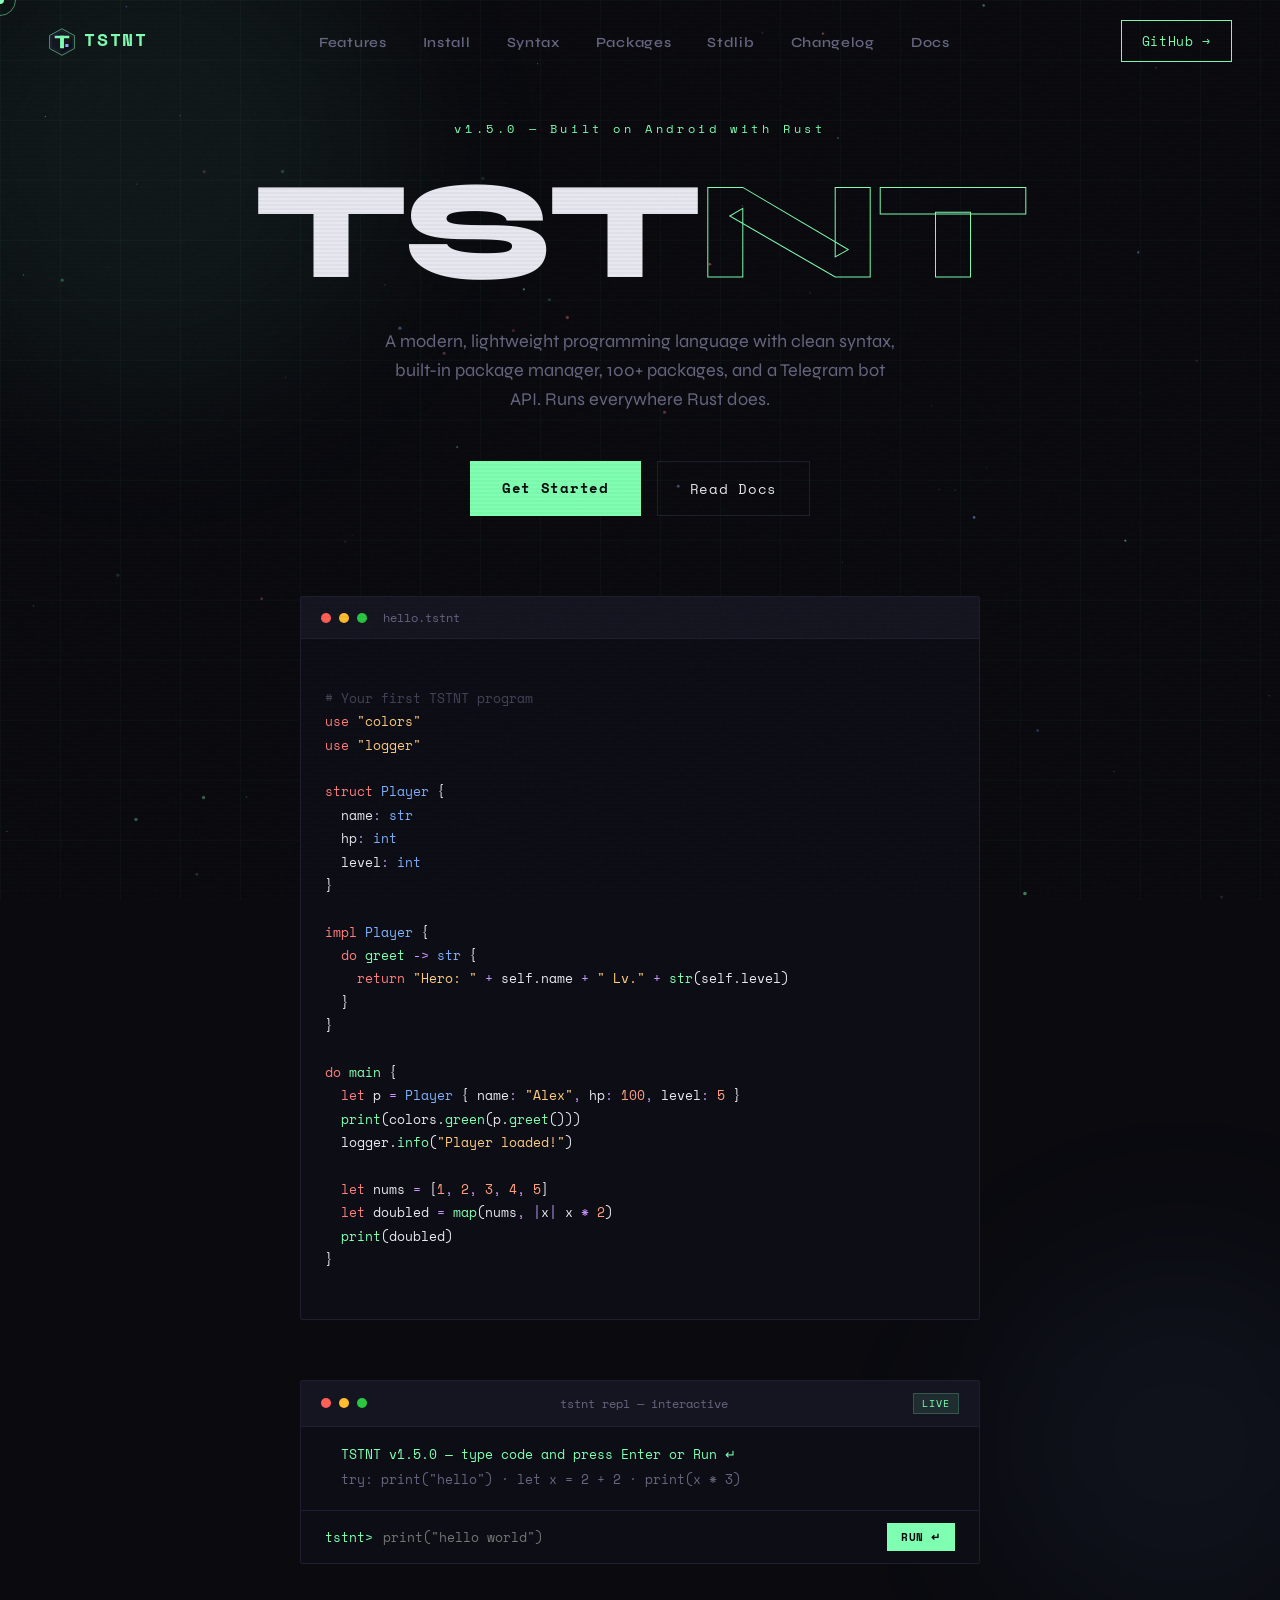
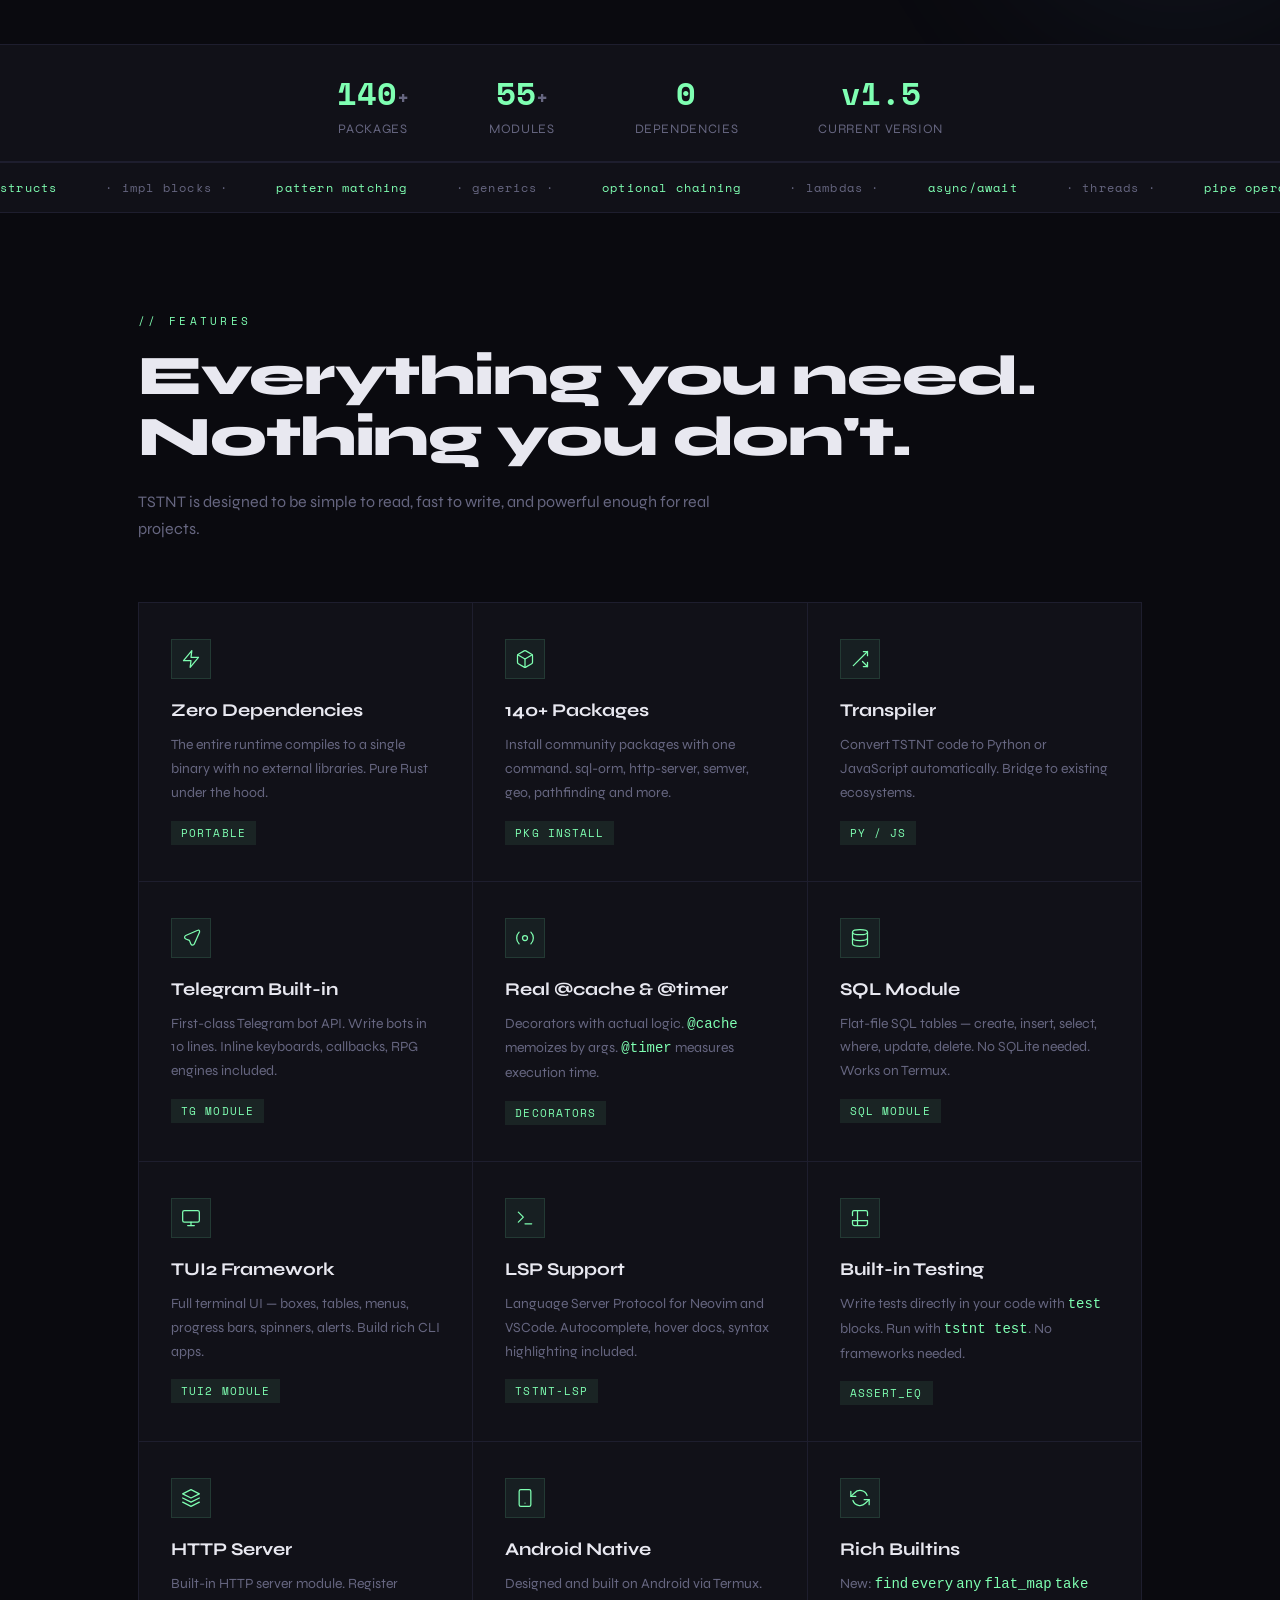
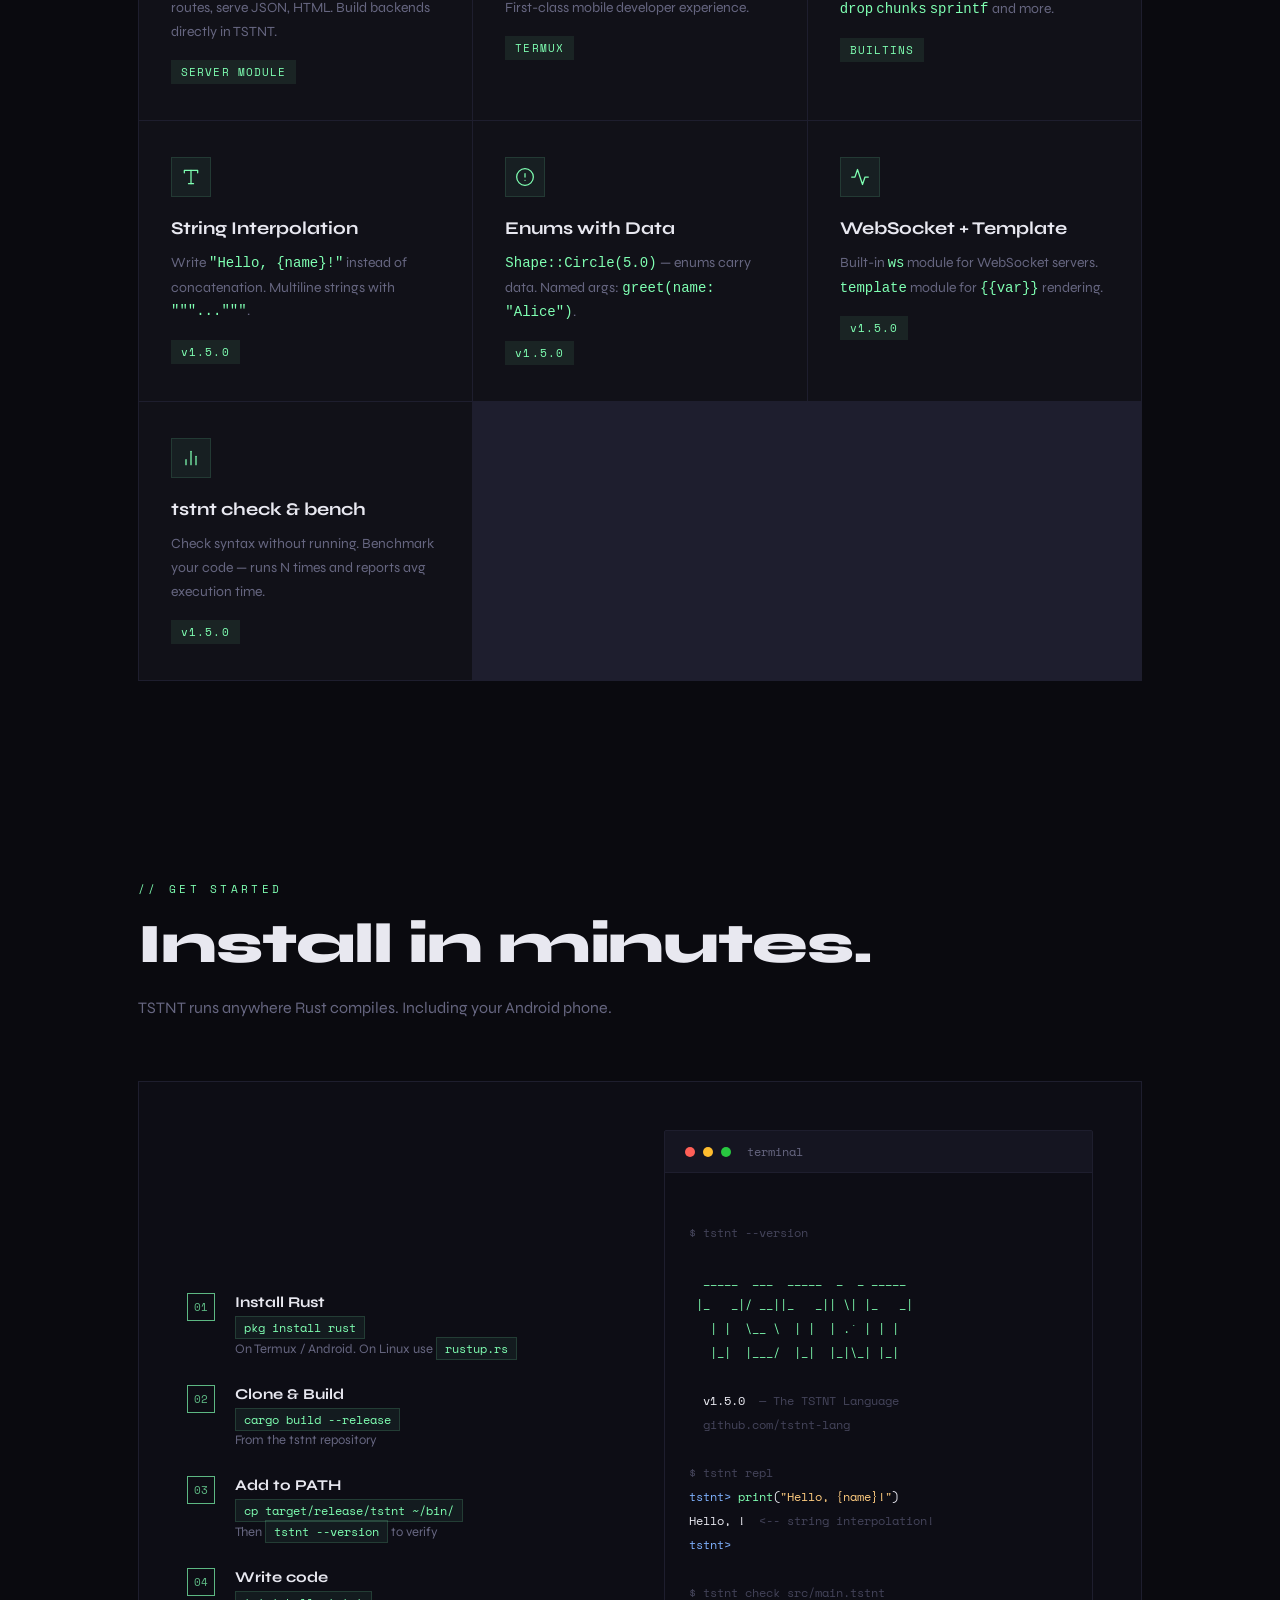
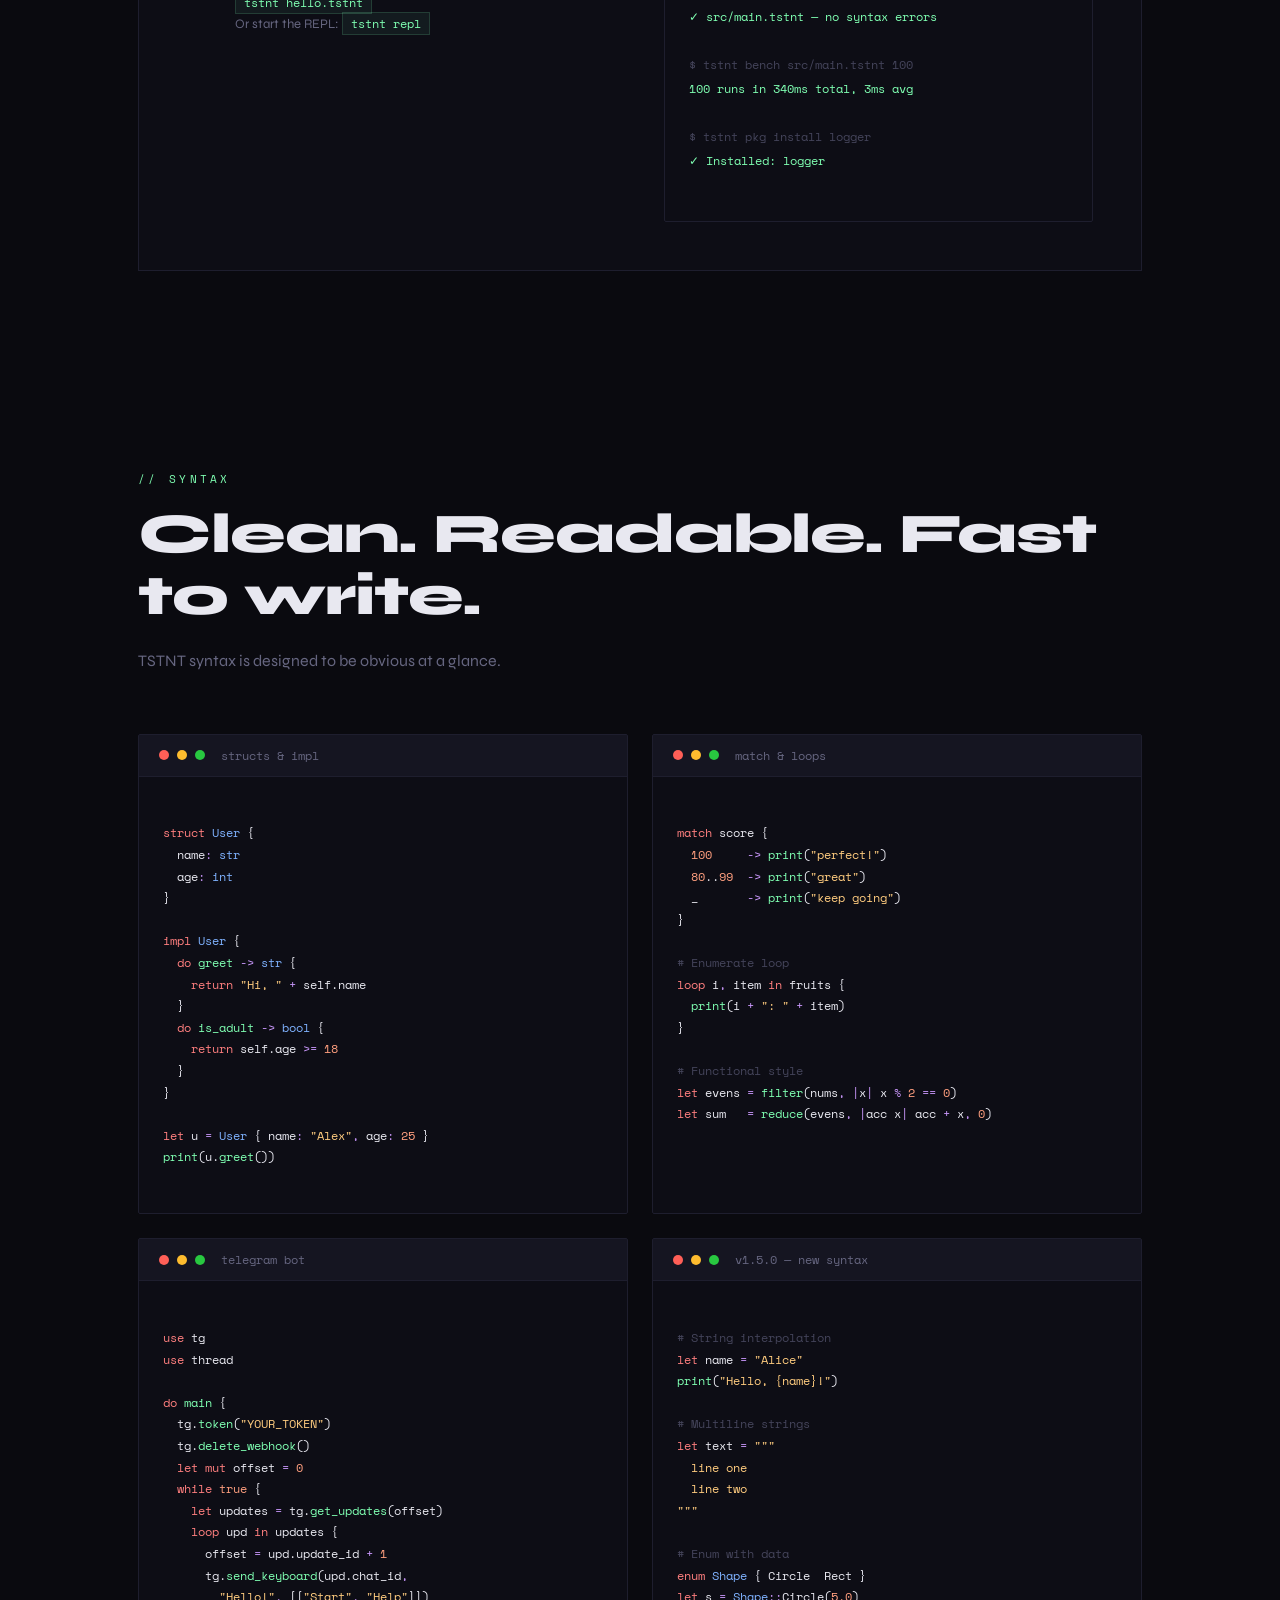
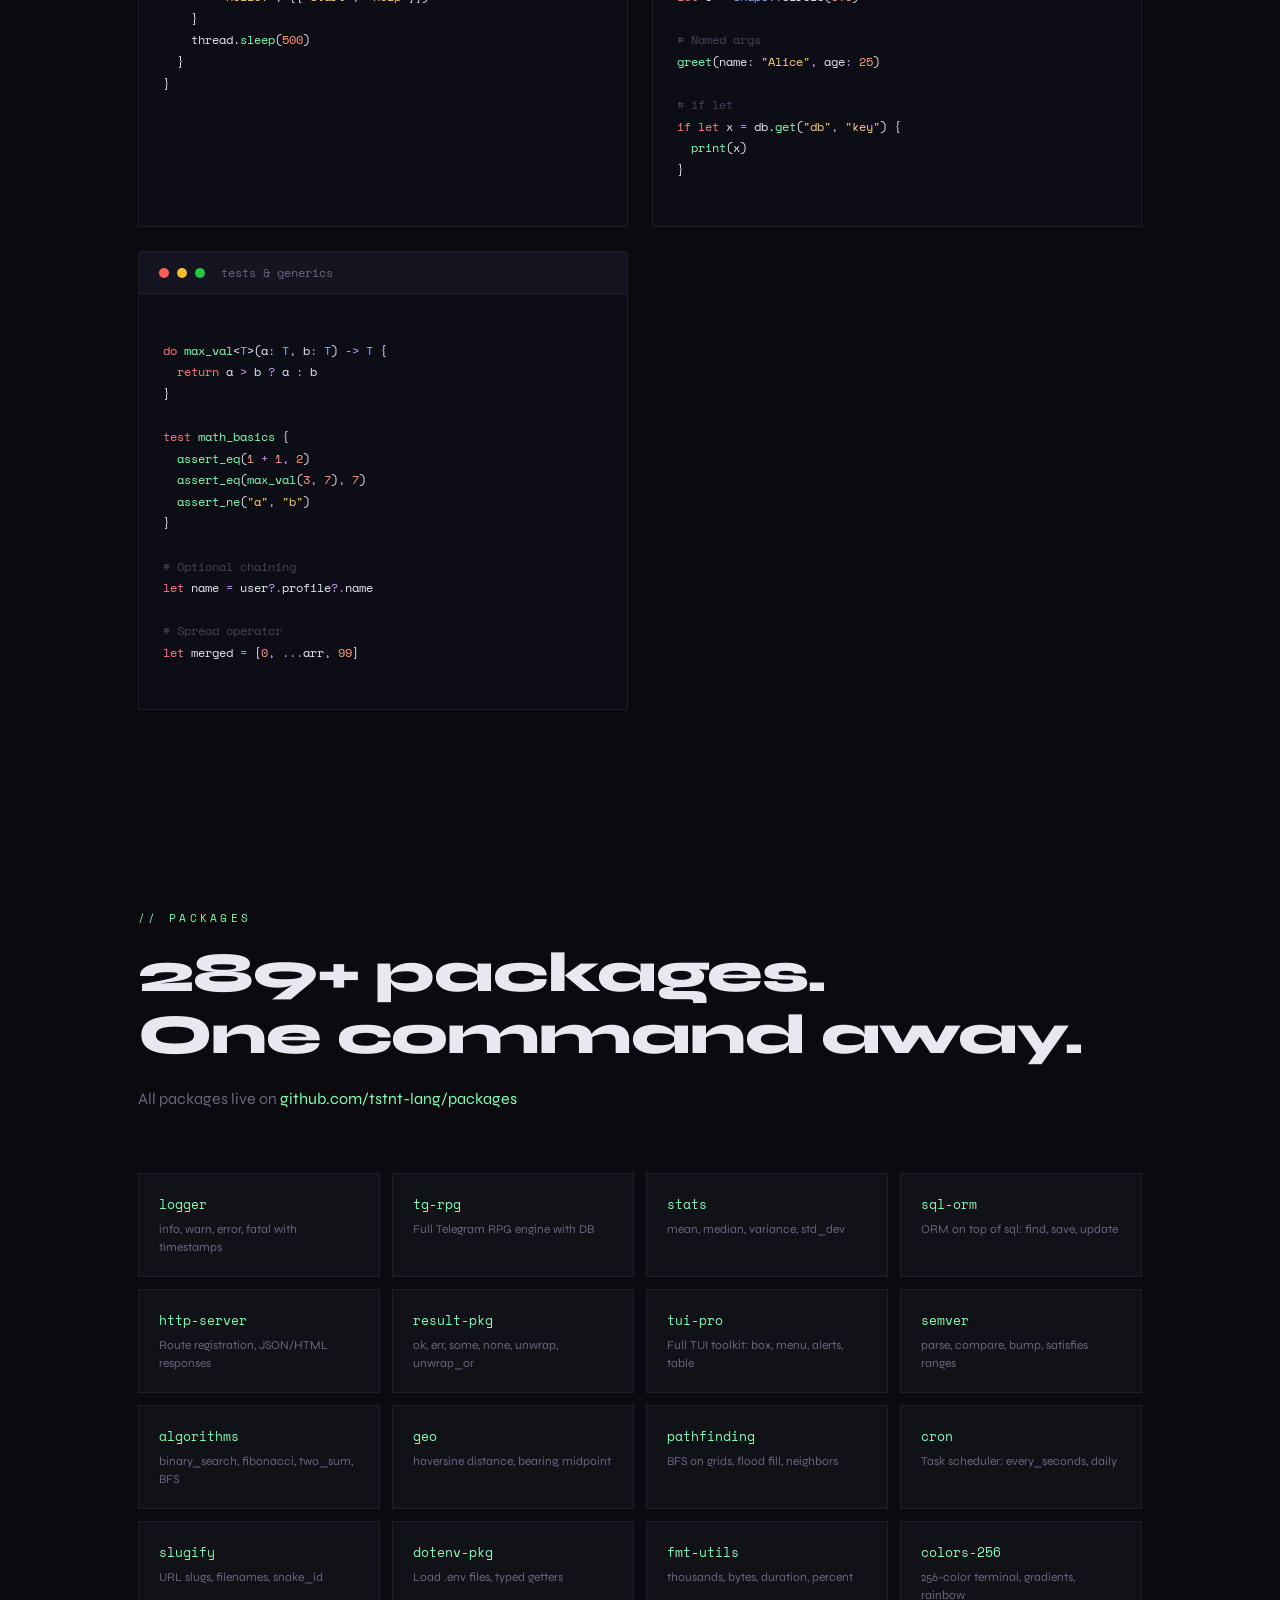
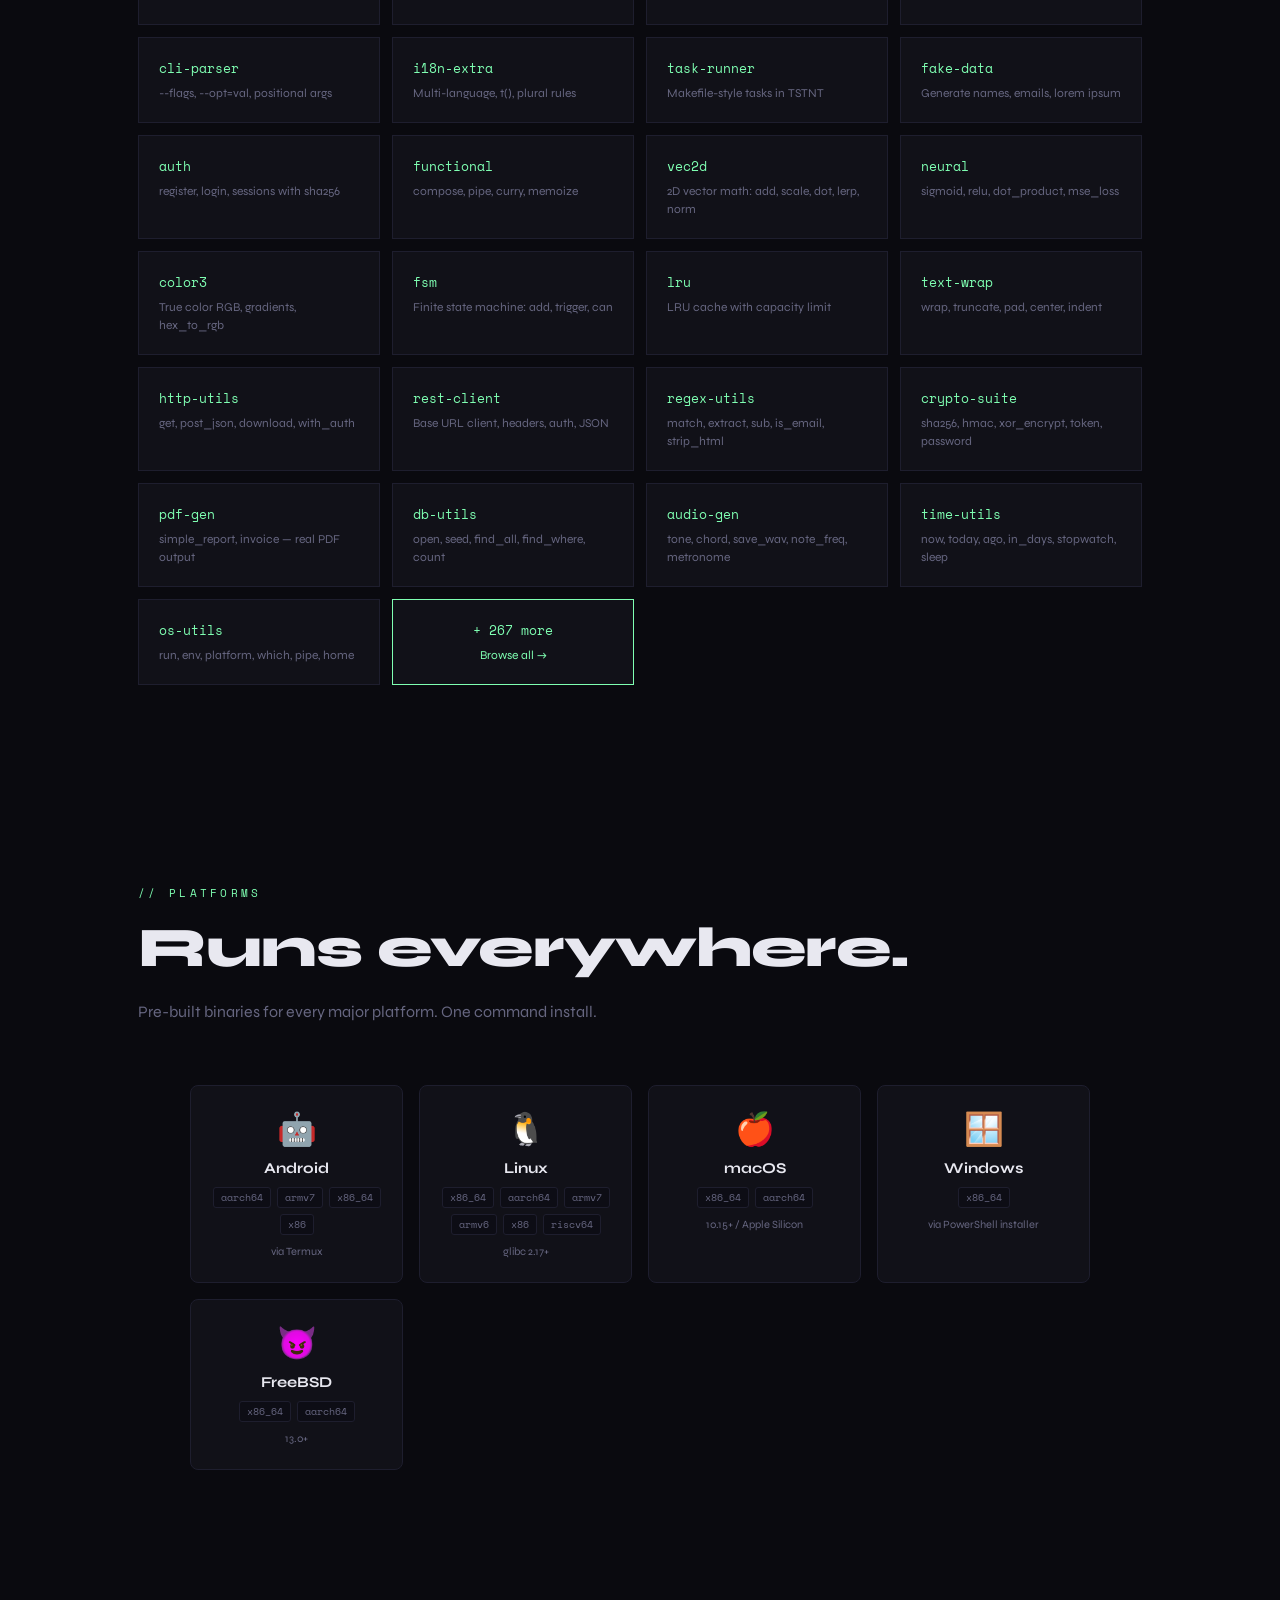
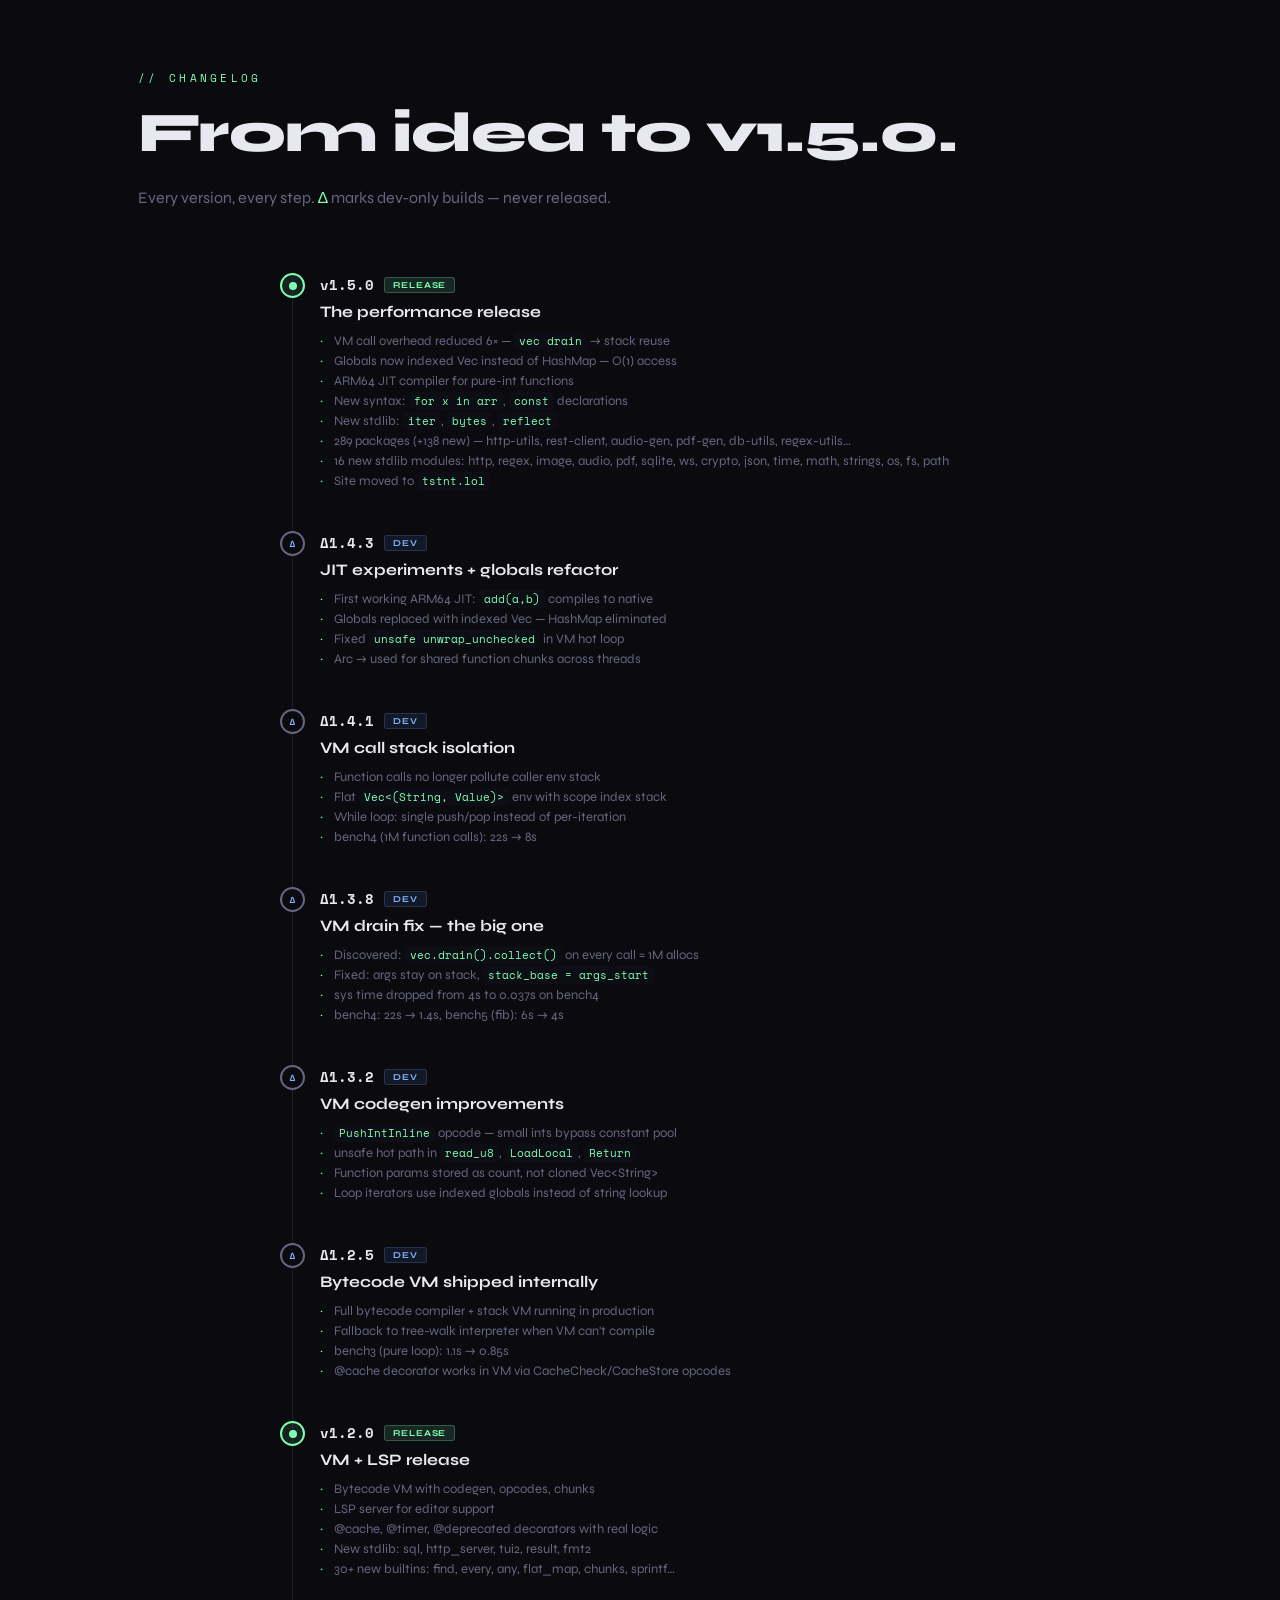
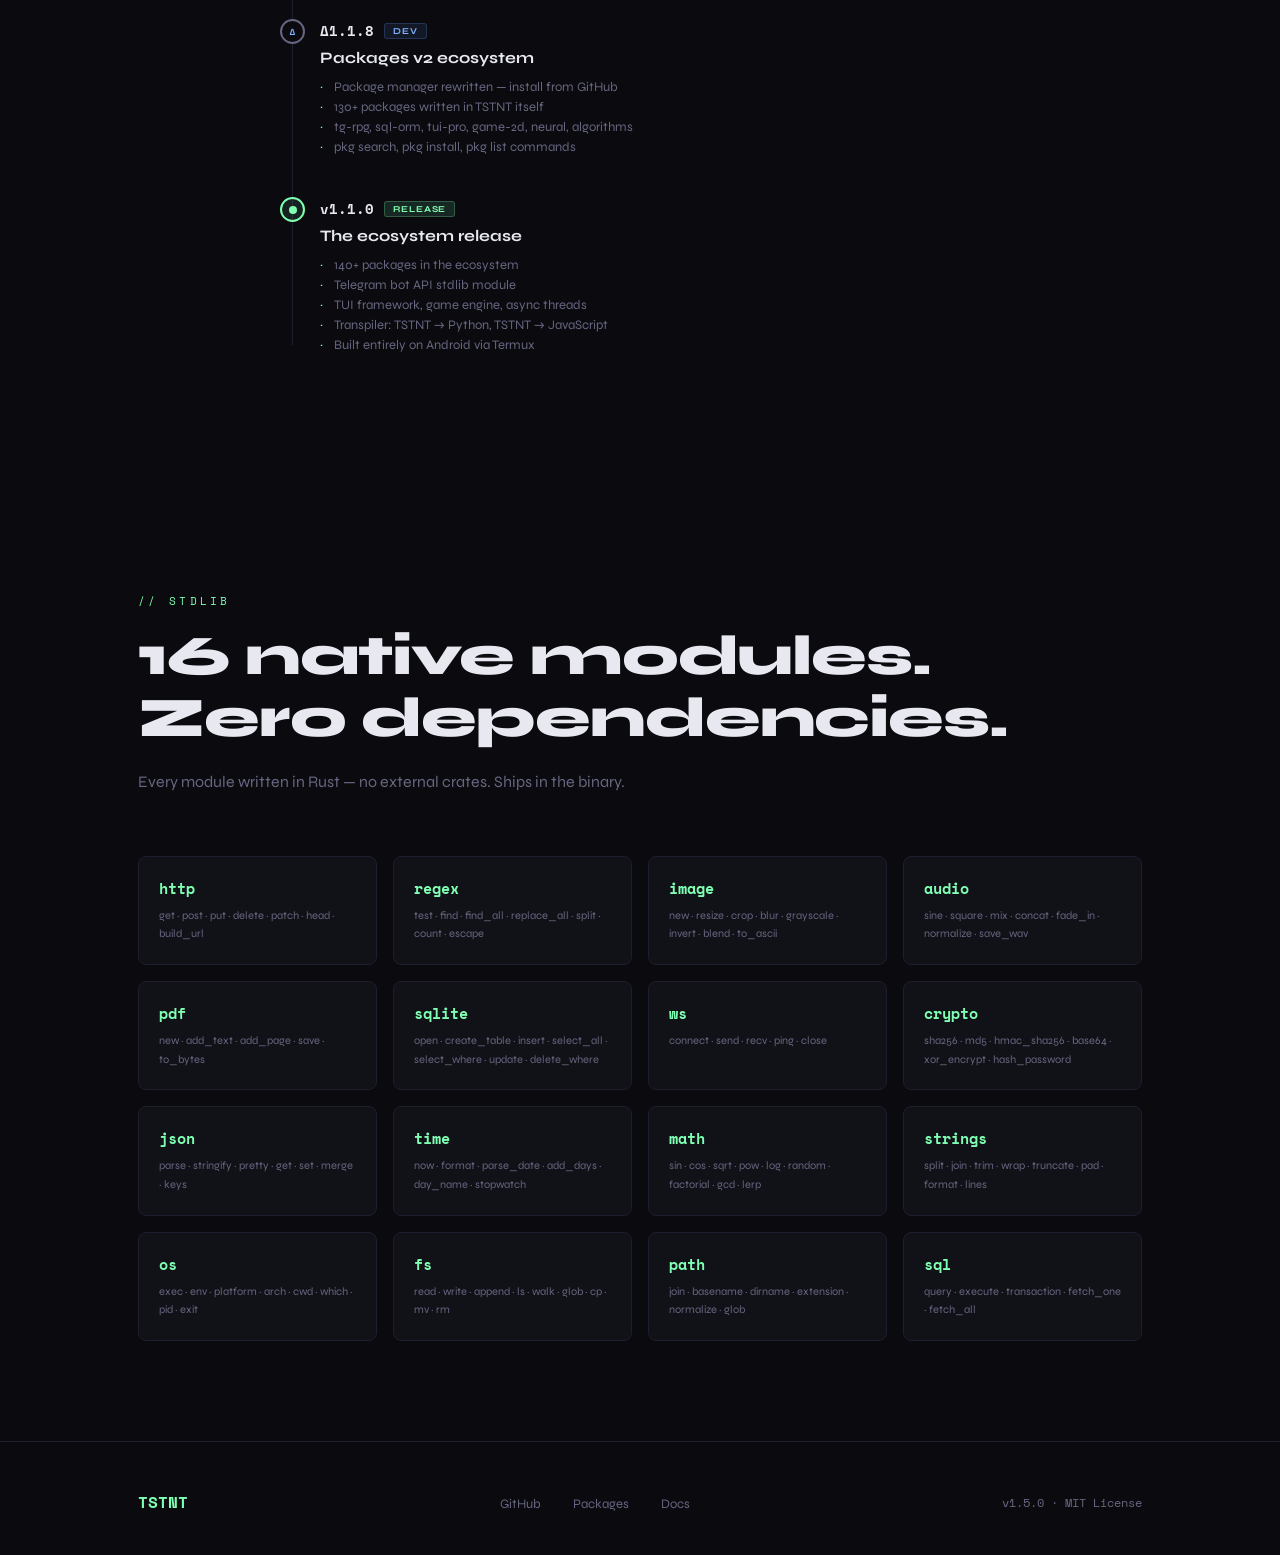
<file: index.html>
<!DOCTYPE html>
<html lang="en">
<head>
<meta charset="UTF-8">
<meta name="viewport" content="width=device-width, initial-scale=1.0">
<title>TSTNT — Programming Language</title>
<link rel="icon" type="image/svg+xml" href="[data-uri]">
<meta name="description" content="TSTNT — a modern statically-typed scripting language built with Rust. Zero dependencies, 150+ packages, Telegram API, SQL, TUI and more.">
<meta property="og:title" content="TSTNT — Programming Language">
<meta property="og:description" content="A modern scripting language built with Rust. Zero dependencies, 150+ packages, built-in Telegram API.">
<meta property="og:image" content="https://tstnt.lol/og-index.png">
<meta property="og:url" content="https://tstnt.lol">
<meta property="og:type" content="website">
<meta name="twitter:card" content="summary">
<meta name="twitter:title" content="TSTNT — Programming Language">
<meta name="twitter:description" content="A modern scripting language built with Rust. Zero dependencies, 150+ packages.">
<meta name="twitter:image" content="https://tstnt.lol/og-index.png">
<link rel="preconnect" href="https://fonts.googleapis.com">
<link href="https://fonts.googleapis.com/css2?family=Space+Mono:wght@400;700&family=Syne:wght@400;600;800&display=swap" rel="stylesheet">
<style>
  :root {
    --bg: #0a0a0f;
    --surface: #111118;
    --border: #1e1e2e;
    --accent: #7fffb2;
    --accent2: #ff7f7f;
    --accent3: #7fb2ff;
    --text: #e8e8f0;
    --muted: #666680;
    --code-bg: #0d0d15;
  }

  html, body {
    max-width: 100%;
    overflow-x: hidden;
  }

  * { margin: 0; padding: 0; box-sizing: border-box; }

  html { scroll-behavior: smooth; }

  body {
    background: var(--bg);
    color: var(--text);
    font-family: 'Syne', sans-serif;
    overflow-x: hidden;
    cursor: none;
  }

  /* Custom cursor */
  .cursor {
    width: 8px; height: 8px;
    background: var(--accent);
    border-radius: 50%;
    position: fixed;
    pointer-events: none;
    z-index: 9999;
    transform: translate(-50%, -50%);
    transition: transform 0.1s, background 0.2s;
    mix-blend-mode: screen;
  }
  .cursor-ring {
    width: 32px; height: 32px;
    border: 1px solid var(--accent);
    border-radius: 50%;
    position: fixed;
    pointer-events: none;
    z-index: 9998;
    transform: translate(-50%, -50%);
    opacity: 0.5;
    transition: transform 0.15s ease, width 0.2s, height 0.2s;
  }

  /* Noise overlay */
  body::before {
    content: '';
    position: fixed;
    inset: 0;
    background-image: url("data:image/svg+xml,%3Csvg viewBox='0 0 256 256' xmlns='http://www.w3.org/2000/svg'%3E%3Cfilter id='noise'%3E%3CfeTurbulence type='fractalNoise' baseFrequency='0.9' numOctaves='4' stitchTiles='stitch'/%3E%3C/filter%3E%3Crect width='100%25' height='100%25' filter='url(%23noise)' opacity='0.03'/%3E%3C/svg%3E");
    pointer-events: none;
    z-index: 1000;
    opacity: 0.4;
  }

  /* Grid lines */
  .grid-bg {
    position: fixed; inset: 0;
    background-image:
      linear-gradient(rgba(127,255,178,0.03) 1px, transparent 1px),
      linear-gradient(90deg, rgba(127,255,178,0.03) 1px, transparent 1px);
    background-size: 60px 60px;
    pointer-events: none;
    z-index: 0;
  }

  /* Nav */
  nav {
    position: fixed; top: 0; left: 0; right: 0;
    z-index: 100;
    padding: 20px 48px;
    display: flex;
    align-items: center;
    justify-content: space-between;
    border-bottom: 1px solid transparent;
    transition: border-color 0.3s, background 0.3s;
    backdrop-filter: blur(0px);
  }
  nav.scrolled {
    border-color: var(--border);
    background: rgba(10,10,15,0.9);
    backdrop-filter: blur(20px);
  }
  .nav-logo {
    font-family: 'Space Mono', monospace;
    font-size: 18px;
    font-weight: 700;
    color: var(--accent);
    letter-spacing: 0.1em;
    text-decoration: none;
  }
  .nav-links {
    display: flex;
    gap: 36px;
    list-style: none;
  }
  .nav-links a {
    color: var(--muted);
    text-decoration: none;
    font-size: 14px;
    font-weight: 600;
    letter-spacing: 0.05em;
    transition: color 0.2s;
  }
  .nav-links a:hover { color: var(--accent); }
  .nav-cta {
    font-family: 'Space Mono', monospace;
    font-size: 13px;
    padding: 10px 20px;
    border: 1px solid var(--accent);
    color: var(--accent);
    text-decoration: none;
    letter-spacing: 0.05em;
    transition: background 0.2s, color 0.2s;
  }
  .nav-cta:hover {
    background: var(--accent);
    color: var(--bg);
  }

  /* Hero */
  .hero {
    min-height: 100vh;
    display: flex;
    flex-direction: column;
    align-items: center;
    justify-content: center;
    padding: 120px 48px 80px;
    position: relative;
    text-align: center;
  }

  .hero-eyebrow {
    font-family: 'Space Mono', monospace;
    font-size: 12px;
    letter-spacing: 0.3em;
    color: var(--accent);
    margin-bottom: 32px;
    opacity: 0;
    animation: fadeUp 0.8s 0.2s forwards;
  }

  .hero-title {
    font-size: clamp(64px, 12vw, 140px);
    font-weight: 800;
    line-height: 0.9;
    letter-spacing: -0.03em;
    margin-bottom: 32px;
    opacity: 0;
    animation: fadeUp 0.8s 0.4s forwards;
  }
  .hero-title span {
    color: transparent;
    -webkit-text-stroke: 1px var(--accent);
  }

  .hero-sub {
    font-size: 18px;
    color: var(--muted);
    max-width: 520px;
    line-height: 1.6;
    margin-bottom: 48px;
    opacity: 0;
    animation: fadeUp 0.8s 0.6s forwards;
  }

  .hero-actions {
    display: flex;
    gap: 16px;
    opacity: 0;
    animation: fadeUp 0.8s 0.8s forwards;
  }

  .btn-primary {
    font-family: 'Space Mono', monospace;
    font-size: 14px;
    padding: 16px 32px;
    background: var(--accent);
    color: var(--bg);
    text-decoration: none;
    font-weight: 700;
    letter-spacing: 0.05em;
    transition: transform 0.2s, box-shadow 0.2s;
  }
  .btn-primary:hover {
    transform: translateY(-2px);
    box-shadow: 0 8px 30px rgba(127,255,178,0.3);
  }

  .btn-secondary {
    font-family: 'Space Mono', monospace;
    font-size: 14px;
    padding: 16px 32px;
    border: 1px solid var(--border);
    color: var(--text);
    text-decoration: none;
    letter-spacing: 0.05em;
    transition: border-color 0.2s, color 0.2s;
  }
  .btn-secondary:hover {
    border-color: var(--accent);
    color: var(--accent);
  }

  /* Hero code preview */
  .hero-code {
    margin-top: 80px;
    width: 100%;
    max-width: 680px;
    text-align: left;
    opacity: 0;
    animation: fadeUp 0.8s 1s forwards;
  }

  /* Glowing orbs */
  .orb {
    position: absolute;
    border-radius: 50%;
    filter: blur(80px);
    pointer-events: none;
    max-width: 100vw;
    overflow: hidden;
  }
  .orb-1 {
    width: 500px; height: 500px;
    background: rgba(127,255,178,0.06);
    top: -100px; left: -100px;
  }
  .orb-2 {
    width: 400px; height: 400px;
    background: rgba(127,178,255,0.05);
    bottom: 0; right: -100px;
  }

  /* Code block */
  .code-block {
    background: var(--code-bg);
    border: 1px solid var(--border);
    border-radius: 2px;
    overflow: hidden;
    font-family: 'Space Mono', monospace;
    font-size: 13px;
  }
  .code-header {
    padding: 12px 20px;
    border-bottom: 1px solid var(--border);
    display: flex;
    align-items: center;
    gap: 8px;
    background: rgba(30,30,46,0.5);
  }
  .code-dot {
    width: 10px; height: 10px;
    border-radius: 50%;
  }
  .code-dot.red { background: #ff5f57; }
  .code-dot.yellow { background: #febc2e; }
  .code-dot.green { background: #28c840; }
  .code-filename {
    color: var(--muted);
    font-size: 12px;
    margin-left: 8px;
  }
  .code-body {
    padding: 24px;
    line-height: 1.8;
    overflow-x: auto;
    white-space: pre;
    display: block;
    width: 100%;
    max-width: 100%;
  }
  .code-body .kw { color: #ff7f7f; }
  .code-body .fn { color: #7fffb2; }
  .code-body .type { color: #7fb2ff; }
  .code-body .str { color: #ffcc7f; }
  .code-body .cm { color: #44445a; }
  .code-body .num { color: #ff9f7f; }
  .code-body .op { color: #cc99ff; }

  /* Stats bar */
  .stats-bar {
    border-top: 1px solid var(--border);
    border-bottom: 1px solid var(--border);
    padding: 24px 48px;
    display: flex;
    justify-content: center;
    gap: 80px;
    background: var(--surface);
    position: relative;
    z-index: 1;
    width: 100%;
  }
  .stat {
    text-align: center;
  }
  .stat-num {
    font-family: 'Space Mono', monospace;
    font-size: 32px;
    font-weight: 700;
    color: var(--accent);
    display: block;
  }
  .stat-label {
    font-size: 13px;
    color: var(--muted);
    margin-top: 4px;
    letter-spacing: 0.05em;
  }

  /* Sections */
  section {
    padding: 100px 48px;
    position: relative;
    z-index: 1;
    max-width: 1100px;
    margin: 0 auto;
  }

  .section-tag {
    font-family: 'Space Mono', monospace;
    font-size: 11px;
    letter-spacing: 0.3em;
    color: var(--accent);
    margin-bottom: 16px;
    display: block;
  }
  .section-title {
    font-size: clamp(32px, 5vw, 56px);
    font-weight: 800;
    letter-spacing: -0.02em;
    margin-bottom: 20px;
    line-height: 1.1;
  }
  .section-sub {
    color: var(--muted);
    font-size: 16px;
    line-height: 1.7;
    max-width: 600px;
    margin-bottom: 60px;
  }

  /* Features grid */
  .features-grid {
    display: grid;
    grid-template-columns: repeat(auto-fit, minmax(280px, 1fr));
    gap: 1px;
    background: var(--border);
    border: 1px solid var(--border);
  }
  .feature-card {
    background: var(--surface);
    padding: 36px 32px;
    transition: background 0.2s;
  }
  .feature-card:hover { background: var(--code-bg); }
  .feature-icon {
    width: 40px; height: 40px;
    margin-bottom: 20px;
    display: flex;
    align-items: center;
    justify-content: center;
    color: var(--accent);
    background: rgba(127,255,178,0.06);
    border: 1px solid rgba(127,255,178,0.12);
    flex-shrink: 0;
  }
  .feature-icon svg { width: 20px; height: 20px; }
  .feature-title {
    font-size: 18px;
    font-weight: 700;
    margin-bottom: 12px;
    color: var(--text);
  }
  .feature-desc {
    font-size: 14px;
    color: var(--muted);
    line-height: 1.7;
  }
  .feature-tag {
    display: inline-block;
    margin-top: 16px;
    font-family: 'Space Mono', monospace;
    font-size: 11px;
    padding: 4px 10px;
    background: rgba(127,255,178,0.08);
    color: var(--accent);
    letter-spacing: 0.1em;
  }

  /* Install section */
  .install-box {
    background: var(--code-bg);
    border: 1px solid var(--border);
    padding: 48px;
    display: grid;
    grid-template-columns: 1fr 1fr;
    gap: 48px;
    align-items: center;
  }
  .install-steps {
    counter-reset: step;
  }
  .install-step {
    display: flex;
    gap: 20px;
    margin-bottom: 28px;
    align-items: flex-start;
  }
  .step-num {
    font-family: 'Space Mono', monospace;
    font-size: 11px;
    color: var(--accent);
    border: 1px solid var(--accent);
    width: 28px;
    height: 28px;
    display: flex;
    align-items: center;
    justify-content: center;
    flex-shrink: 0;
    opacity: 0.7;
  }
  .step-content h4 {
    font-size: 15px;
    font-weight: 700;
    margin-bottom: 6px;
  }
  .step-content code {
    font-family: 'Space Mono', monospace;
    font-size: 12px;
    color: var(--accent);
    background: rgba(127,255,178,0.06);
    padding: 2px 8px;
    border: 1px solid rgba(127,255,178,0.15);
  }
  .step-content p {
    font-size: 13px;
    color: var(--muted);
    margin-top: 4px;
  }

  /* Packages */
  .pkg-grid {
    display: grid;
    grid-template-columns: repeat(auto-fill, minmax(200px, 1fr));
    gap: 12px;
  }
  .pkg-card {
    background: var(--surface);
    border: 1px solid var(--border);
    padding: 20px;
    transition: border-color 0.2s, transform 0.2s;
    cursor: default;
  }
  .pkg-card:hover {
    border-color: var(--accent);
    transform: translateY(-2px);
  }
  .pkg-name {
    font-family: 'Space Mono', monospace;
    font-size: 13px;
    color: var(--accent);
    margin-bottom: 6px;
  }
  .pkg-desc {
    font-size: 12px;
    color: var(--muted);
    line-height: 1.5;
  }

  /* Syntax showcase */
  .syntax-grid {
    display: grid;
    grid-template-columns: 1fr 1fr;
    gap: 24px;
  }

  /* Footer */
  footer {
    padding: 48px;
    display: flex;
    justify-content: space-between;
    align-items: center;
    position: relative;
    z-index: 1;
    max-width: 1100px;
    margin: 0 auto;
    width: 100%;
  }
  .footer-logo {
    font-family: 'Space Mono', monospace;
    color: var(--accent);
    font-size: 16px;
    font-weight: 700;
  }
  .footer-links {
    display: flex;
    gap: 32px;
    list-style: none;
  }
  .footer-links a {
    color: var(--muted);
    text-decoration: none;
    font-size: 13px;
    transition: color 0.2s;
  }
  .footer-links a:hover { color: var(--accent); }
  .footer-copy {
    font-size: 12px;
    color: var(--muted);
    font-family: 'Space Mono', monospace;
  }

  /* Animations */
  @keyframes fadeUp {
    from { opacity: 0; transform: translateY(20px); }
    to { opacity: 1; transform: translateY(0); }
  }

  .reveal {
    opacity: 0;
    transform: translateY(30px);
    transition: opacity 0.7s, transform 0.7s;
  }
  .reveal.visible {
    opacity: 1;
    transform: translateY(0);
  }

  /* Marquee */
  .marquee-wrap {
    overflow: hidden;
    border-top: 1px solid var(--border);
    border-bottom: 1px solid var(--border);
    padding: 16px 0;
    background: var(--surface);
    position: relative;
    z-index: 1;
  }
  .marquee {
    display: flex;
    gap: 48px;
    white-space: nowrap;
    animation: marquee 30s linear infinite;
    font-family: 'Space Mono', monospace;
    font-size: 12px;
    color: var(--muted);
    letter-spacing: 0.1em;
  }
  .marquee span { color: var(--accent); }
  @keyframes marquee {
    from { transform: translateX(0); }
    to { transform: translateX(-50%); }
  }

  .nav-hamburger {
    display: none;
    flex-direction: column;
    gap: 5px;
    background: none;
    border: none;
    cursor: pointer;
    padding: 4px;
  }
  .nav-hamburger span {
    display: block;
    width: 22px;
    height: 2px;
    background: var(--text);
    transition: transform 0.3s, opacity 0.3s;
  }
  .nav-hamburger.open span:nth-child(1) { transform: translateY(7px) rotate(45deg); }
  .nav-hamburger.open span:nth-child(2) { opacity: 0; }
  .nav-hamburger.open span:nth-child(3) { transform: translateY(-7px) rotate(-45deg); }

  .nav-mobile-menu {
    position: fixed;
    top: 61px;
    left: 0; right: 0;
    background: rgba(10,10,15,0.98);
    backdrop-filter: blur(24px);
    border-bottom: 1px solid var(--border);
    z-index: 99;
    overflow: hidden;
    max-height: 0;
    transition: max-height 0.45s cubic-bezier(0.4, 0, 0.2, 1),
                opacity 0.35s ease;
    opacity: 0;
    pointer-events: none;
  }
  .nav-mobile-menu.open {
    max-height: 500px;
    opacity: 1;
    pointer-events: all;
  }
  .nav-mobile-menu-inner {
    padding: 12px 20px 28px;
  }
  .nav-mobile-menu li {
    list-style: none;
    transform: translateY(-8px);
    opacity: 0;
    transition: transform 0.3s ease, opacity 0.3s ease;
  }
  .nav-mobile-menu.open li {
    transform: translateY(0);
    opacity: 1;
  }
  .nav-mobile-menu.open li:nth-child(1) { transition-delay: 0.05s; }
  .nav-mobile-menu.open li:nth-child(2) { transition-delay: 0.10s; }
  .nav-mobile-menu.open li:nth-child(3) { transition-delay: 0.15s; }
  .nav-mobile-menu.open li:nth-child(4) { transition-delay: 0.20s; }
  .nav-mobile-menu.open li:nth-child(5) { transition-delay: 0.25s; }
  .nav-mobile-menu.open li:nth-child(6) { transition-delay: 0.30s; }

  .nav-mobile-menu a {
    display: flex;
    align-items: center;
    justify-content: space-between;
    padding: 15px 0;
    color: var(--text);
    text-decoration: none;
    font-size: 15px;
    font-weight: 600;
    letter-spacing: 0.03em;
    border-bottom: 1px solid var(--border);
    transition: color 0.2s, padding-left 0.2s;
  }
  .nav-mobile-menu a::after {
    content: '→';
    font-family: 'Space Mono', monospace;
    font-size: 12px;
    color: var(--muted);
    transition: color 0.2s, transform 0.2s;
  }
  .nav-mobile-menu a:hover {
    color: var(--accent);
    padding-left: 6px;
  }
  .nav-mobile-menu a:hover::after {
    color: var(--accent);
    transform: translateX(4px);
  }
  .nav-mobile-menu a.nav-cta-mobile {
    margin-top: 20px;
    border: 1px solid var(--accent);
    color: var(--accent);
    text-align: center;
    justify-content: center;
    padding: 13px 20px;
    font-family: 'Space Mono', monospace;
    font-size: 13px;
    letter-spacing: 0.08em;
    background: rgba(127,255,178,0.04);
    transition: background 0.2s, color 0.2s;
  }
  .nav-mobile-menu a.nav-cta-mobile::after { display: none; }
  .nav-mobile-menu a.nav-cta-mobile:hover {
    background: var(--accent);
    color: var(--bg);
    padding-left: 20px;
  }

  @media (max-width: 768px) {
    .nav-hamburger { display: flex; }
  }
  @media (max-width: 960px) {
    .syntax-grid { grid-template-columns: 1fr; }
    .install-box { grid-template-columns: 1fr; gap: 32px; }
  }

  /* Mobile */
  @media (max-width: 768px) {
    /* Hide custom cursor on touch devices */
    .cursor, .cursor-ring { display: none; }
    body { cursor: auto; }

    nav { padding: 16px 20px; }
    .nav-links { display: none; }
    .nav-cta { padding: 8px 14px; font-size: 12px; }

    .hero { padding: 100px 20px 60px; }
    .hero-title { font-size: clamp(52px, 18vw, 90px); }
    .hero-sub { font-size: 15px; }
    .hero-actions {
      flex-direction: column;
      align-items: center;
      width: 100%;
    }
    .btn-primary, .btn-secondary {
      text-align: center;
      padding: 14px 40px;
      width: auto;
      min-width: 200px;
    }
    .hero-code { margin-top: 48px; max-width: 100%; }

    .stats-bar {
      display: grid;
      grid-template-columns: 1fr 1fr;
      gap: 0;
      padding: 0;
    }
    .stat {
      padding: 20px 16px;
      border-right: 1px solid var(--border);
      border-bottom: 1px solid var(--border);
    }
    .stat:nth-child(2n) { border-right: none; }
    .stat:nth-child(3), .stat:nth-child(4) { border-bottom: none; }
    .stat-num { font-size: 24px; }

    section { padding: 60px 20px; }

    .install-box { padding: 24px; }

    .features-grid { grid-template-columns: 1fr; }

    .pkg-grid { grid-template-columns: 1fr 1fr; gap: 8px; }
    .pkg-card { padding: 14px; }

    footer {
      flex-direction: column;
      gap: 20px;
      text-align: center;
      padding: 32px 20px;
    }
    .footer-links { flex-wrap: wrap; justify-content: center; gap: 20px; }
  }

  @media (max-width: 400px) {
    .pkg-grid { grid-template-columns: 1fr; }
    .hero-title { font-size: 52px; }
  }
  /* Scanlines */
  body::after {
    content: '';
    position: fixed;
    inset: 0;
    background: repeating-linear-gradient(
      0deg,
      transparent,
      transparent 2px,
      rgba(0,0,0,0.03) 2px,
      rgba(0,0,0,0.03) 4px
    );
    pointer-events: none;
    z-index: 999;
  }

  /* Particles canvas */
  #particles {
    position: fixed;
    inset: 0;
    pointer-events: none;
    z-index: 0;
  }

  /* Glitch effect on hero title */
  .hero-title {
    position: relative;
  }
  .hero-title.glitch::before,
  .hero-title.glitch::after {
    content: attr(data-text);
    position: absolute;
    top: 0; left: 0;
    width: 100%;
    font-size: inherit;
    font-weight: inherit;
    letter-spacing: inherit;
    line-height: inherit;
  }
  .hero-title.glitch::before {
    color: var(--accent2);
    clip-path: polygon(0 0, 100% 0, 100% 35%, 0 35%);
    transform: translate(-3px, 0);
    animation: glitch-top 0.3s steps(1) forwards;
  }
  .hero-title.glitch::after {
    color: var(--accent3);
    clip-path: polygon(0 65%, 100% 65%, 100% 100%, 0 100%);
    transform: translate(3px, 0);
    animation: glitch-bot 0.3s steps(1) forwards;
  }
  @keyframes glitch-top {
    0%   { transform: translate(-3px, 0); opacity: 1; }
    50%  { transform: translate(3px, -2px); opacity: 0.8; }
    100% { transform: translate(0, 0); opacity: 0; }
  }
  @keyframes glitch-bot {
    0%   { transform: translate(3px, 0); opacity: 1; }
    50%  { transform: translate(-3px, 2px); opacity: 0.8; }
    100% { transform: translate(0, 0); opacity: 0; }
  }

  /* Code block copy button & mac dot interactions */
  .code-block { position: relative; }
  .code-header { position: relative; }
  .code-dot {
    cursor: pointer;
    transition: transform 0.15s, filter 0.15s;
    position: relative;
  }
  .code-dot:hover { transform: scale(1.25); filter: brightness(1.3); }
  .code-dot.red:hover::after  { content: '×'; position: absolute; top: 50%; left: 50%; transform: translate(-50%,-50%); font-size: 8px; color: #900; font-weight: 900; line-height: 1; }
  .code-dot.yellow:hover::after { content: '–'; position: absolute; top: 50%; left: 50%; transform: translate(-50%,-50%); font-size: 8px; color: #960; font-weight: 900; line-height: 1; }
  .code-dot.green:hover::after { content: '+'; position: absolute; top: 50%; left: 50%; transform: translate(-50%,-50%); font-size: 8px; color: #060; font-weight: 900; line-height: 1; }

  .copy-btn {
    position: absolute;
    right: 12px;
    top: 50%;
    transform: translateY(-50%);
    background: rgba(127,255,178,0.08);
    border: 1px solid rgba(127,255,178,0.2);
    color: var(--muted);
    font-family: 'Space Mono', monospace;
    font-size: 11px;
    padding: 4px 10px;
    cursor: pointer;
    letter-spacing: 0.05em;
    transition: all 0.2s;
    opacity: 0;
  }
  .code-block:hover .copy-btn { opacity: 1; }
  .copy-btn:hover { background: rgba(127,255,178,0.15); color: var(--accent); border-color: var(--accent); }
  .copy-btn.copied { color: var(--accent); border-color: var(--accent); background: rgba(127,255,178,0.12); }

  /* Minimized code block */
  .code-block.minimized .code-body { display: none; }
  .code-block.minimized .code-header { border-bottom: none; }

  /* REPL section */
  .repl-section {
    background: var(--code-bg);
    border: 1px solid var(--border);
    border-radius: 2px;
    overflow: hidden;
    margin-top: 60px;
    opacity: 0;
    animation: fadeUp 0.8s 1.2s forwards;
  }
  .repl-header {
    padding: 12px 20px;
    border-bottom: 1px solid var(--border);
    display: flex;
    align-items: center;
    gap: 8px;
    background: rgba(30,30,46,0.5);
  }
  .repl-title {
    color: var(--muted);
    font-family: 'Space Mono', monospace;
    font-size: 12px;
    margin-left: 8px;
    flex: 1;
  }
  .repl-badge {
    font-family: 'Space Mono', monospace;
    font-size: 10px;
    padding: 2px 8px;
    background: rgba(127,255,178,0.1);
    color: var(--accent);
    border: 1px solid rgba(127,255,178,0.2);
    letter-spacing: 0.1em;
  }
  .repl-output {
    padding: 16px 24px;
    min-height: 80px;
    max-height: 160px;
    overflow-y: auto;
    font-family: 'Space Mono', monospace;
    font-size: 13px;
    line-height: 1.8;
    border-bottom: 1px solid var(--border);
  }
  .repl-line { display: flex; gap: 8px; margin-bottom: 2px; }
  .repl-line .prompt { color: var(--accent); flex-shrink: 0; }
  .repl-line .cmd { color: var(--text); }
  .repl-line .result { color: var(--muted); padding-left: 16px; }
  .repl-line .err { color: var(--accent2); padding-left: 16px; }
  .repl-input-row {
    display: flex;
    align-items: center;
    padding: 12px 24px;
    gap: 10px;
  }
  .repl-prompt-label {
    font-family: 'Space Mono', monospace;
    font-size: 13px;
    color: var(--accent);
    flex-shrink: 0;
  }
  .repl-input {
    flex: 1;
    background: none;
    border: none;
    outline: none;
    font-family: 'Space Mono', monospace;
    font-size: 13px;
    color: var(--text);
    caret-color: var(--accent);
  }
  .repl-run {
    font-family: 'Space Mono', monospace;
    font-size: 11px;
    padding: 6px 14px;
    background: var(--accent);
    color: var(--bg);
    border: none;
    cursor: pointer;
    font-weight: 700;
    letter-spacing: 0.05em;
    transition: opacity 0.2s;
  }
  .repl-run:hover { opacity: 0.85; }

  /* ── Changelog ─────────────────────────────────────────── */
  .changelog-list { position:relative; max-width:720px; margin:48px auto 0; }
  .changelog-list::before { content:''; position:absolute; left:12px; top:8px; bottom:8px; width:1px; background:var(--border); }
  .cl-entry { display:grid; grid-template-columns:24px 1fr; grid-template-rows:auto auto; gap:4px 16px; margin-bottom:40px; position:relative; }
  .cl-dot { width:25px; height:25px; border-radius:50%; border:2px solid var(--border); background:var(--bg); grid-row:1; display:flex; align-items:center; justify-content:center; z-index:1; margin-top:2px; }
  .cl-release .cl-dot { border-color:var(--accent); background:rgba(127,255,178,.1); }
  .cl-dev .cl-dot { border-color:var(--muted); }
  .cl-release .cl-dot::after { content:''; width:8px; height:8px; border-radius:50%; background:var(--accent); }
  .cl-dev .cl-dot::after { content:'∆'; font-size:9px; color:var(--accent3); font-weight:700; }
  .cl-meta { display:flex; align-items:center; gap:10px; grid-column:2; }
  .cl-ver { font-family:'Space Mono',monospace; font-size:14px; font-weight:700; color:var(--text); }
  .cl-tag { font-size:9px; letter-spacing:.1em; text-transform:uppercase; padding:2px 8px; border-radius:3px; font-weight:700; }
  .cl-tag-release { background:rgba(127,255,178,.12); color:var(--accent); border:1px solid rgba(127,255,178,.25); }
  .cl-tag-dev { background:rgba(107,159,255,.1); color:var(--accent3); border:1px solid rgba(107,159,255,.2); }
  .cl-title { grid-column:2; font-size:16px; font-weight:700; color:var(--text); margin-bottom:8px; }
  .cl-items { grid-column:2; list-style:none; display:flex; flex-direction:column; gap:4px; }
  .cl-items li { font-size:13px; color:var(--muted); padding-left:14px; position:relative; }
  .cl-items li::before { content:'·'; position:absolute; left:0; color:var(--accent); }
  .cl-items code { font-family:'Space Mono',monospace; font-size:11px; background:var(--code-bg); padding:1px 5px; border-radius:3px; color:var(--accent); }

  /* ── Platforms ──────────────────────────────────────────── */
  .platforms-grid { display:grid; grid-template-columns:repeat(auto-fit, minmax(180px, 1fr)); gap:16px; margin-top:40px; max-width:900px; margin-left:auto; margin-right:auto; }
  .platform-card { background:var(--surface); border:1px solid var(--border); border-radius:var(--radius,8px); padding:24px 20px; text-align:center; transition:border-color .2s, transform .2s; }
  .platform-card:hover { border-color:var(--accent); transform:translateY(-3px); }
  .platform-icon { font-size:32px; margin-bottom:10px; }
  .platform-name { font-size:15px; font-weight:700; color:var(--text); margin-bottom:10px; }
  .platform-archs { display:flex; flex-wrap:wrap; gap:6px; justify-content:center; margin-bottom:10px; }
  .arch-tag { font-size:10px; font-family:'Space Mono',monospace; background:var(--code-bg); border:1px solid var(--border); color:var(--muted); padding:2px 7px; border-radius:3px; }
  .platform-note { font-size:11px; color:var(--muted); }

  @media(max-width:600px) {
    .platforms-grid { grid-template-columns:1fr 1fr; }
    .changelog-list { padding-left:8px; }
  }

  /* ── Stdlib grid ─────────────────────────────────────────── */
  .stdlib-grid { display:grid; grid-template-columns:repeat(auto-fit, minmax(220px,1fr)); gap:16px; margin-top:40px; }
  .stdlib-card { background:var(--surface); border:1px solid var(--border); border-radius:var(--radius,8px); padding:20px; transition:border-color .2s, transform .2s; }
  .stdlib-card:hover { border-color:var(--accent); transform:translateY(-2px); }
  .stdlib-name { font-family:'Space Mono',monospace; font-size:15px; font-weight:700; color:var(--accent); margin-bottom:8px; }
  .stdlib-funcs { font-size:11px; color:var(--muted); line-height:1.7; }
  @media(max-width:600px) { .stdlib-grid { grid-template-columns:1fr; } }
</style>
<body>

<canvas id="particles"></canvas>
<div class="cursor" id="cursor"></div>
<div class="cursor-ring" id="cursorRing"></div>
<div class="grid-bg"></div>

<nav id="nav">
  <a href="#" class="nav-logo"><img src="[data-uri]" style="width:28px;height:28px;vertical-align:middle;margin-right:8px;">TSTNT</a>
  <ul class="nav-links">
    <li><a href="#features">Features</a></li>
    <li><a href="#install">Install</a></li>
    <li><a href="#syntax">Syntax</a></li>
    <li><a href="#packages">Packages</a></li>
    <li><a href="#stdlib">Stdlib</a></li>
    <li><a href="#changelog">Changelog</a></li>
    <li><a href="docs.html">Docs</a></li>
  </ul>
  <a href="https://github.com/tstnt-lang/tstnt" class="nav-cta" target="_blank">GitHub →</a>
  <button class="nav-hamburger" id="hamburger" aria-label="Menu">
    <span></span><span></span><span></span>
  </button>
</nav>

<ul class="nav-mobile-menu" id="mobileMenu">
  <div class="nav-mobile-menu-inner">
  <li><a href="#features" class="mobile-link">Features</a></li>
  <li><a href="#install" class="mobile-link">Install</a></li>
  <li><a href="#syntax" class="mobile-link">Syntax</a></li>
  <li><a href="#packages" class="mobile-link">Packages</a></li>
  <li><a href="docs.html" class="mobile-link">Docs</a></li>
  <li><a href="https://github.com/tstnt-lang/tstnt" target="_blank" class="nav-cta-mobile">GitHub →</a></li>
  </div>
</ul>

<div style="position:relative; z-index:1;">

<!-- Hero -->
<div class="hero">
  <div class="orb orb-1"></div>
  <div class="orb orb-2"></div>

  <div class="hero-eyebrow"><span id="heroVer">v1.5.0</span> — Built on Android with Rust</div>

  <h1 class="hero-title" id="heroTitle" data-text="TSTNT">TST<span>NT</span></h1>

  <p class="hero-sub">
    A modern, lightweight programming language with clean syntax,
    built-in package manager, 100+ packages, and a Telegram bot API.
    Runs everywhere Rust does.
  </p>

  <div class="hero-actions">
    <a href="#install" class="btn-primary">Get Started</a>
    <a href="docs.html" class="btn-secondary">Read Docs</a>
  </div>

  <div class="hero-code">
    <div class="code-block">
      <div class="code-header">
        <div class="code-dot red"></div>
        <div class="code-dot yellow"></div>
        <div class="code-dot green"></div>
        <span class="code-filename">hello.tstnt</span>
      </div>
      <div class="code-body">
<span class="cm"># Your first TSTNT program</span>
<span class="kw">use</span> <span class="str">"colors"</span>
<span class="kw">use</span> <span class="str">"logger"</span>

<span class="kw">struct</span> <span class="type">Player</span> {
  name<span class="op">:</span> <span class="type">str</span>
  hp<span class="op">:</span> <span class="type">int</span>
  level<span class="op">:</span> <span class="type">int</span>
}

<span class="kw">impl</span> <span class="type">Player</span> {
  <span class="kw">do</span> <span class="fn">greet</span> <span class="op">-></span> <span class="type">str</span> {
    <span class="kw">return</span> <span class="str">"Hero: "</span> <span class="op">+</span> self.name <span class="op">+</span> <span class="str">" Lv."</span> <span class="op">+</span> <span class="fn">str</span>(self.level)
  }
}

<span class="kw">do</span> <span class="fn">main</span> {
  <span class="kw">let</span> p <span class="op">=</span> <span class="type">Player</span> { name<span class="op">:</span> <span class="str">"Alex"</span><span class="op">,</span> hp<span class="op">:</span> <span class="num">100</span><span class="op">,</span> level<span class="op">:</span> <span class="num">5</span> }
  <span class="fn">print</span>(colors.<span class="fn">green</span>(p.<span class="fn">greet</span>()))
  logger.<span class="fn">info</span>(<span class="str">"Player loaded!"</span>)

  <span class="kw">let</span> nums <span class="op">=</span> [<span class="num">1</span><span class="op">,</span> <span class="num">2</span><span class="op">,</span> <span class="num">3</span><span class="op">,</span> <span class="num">4</span><span class="op">,</span> <span class="num">5</span>]
  <span class="kw">let</span> doubled <span class="op">=</span> <span class="fn">map</span>(nums<span class="op">,</span> <span class="op">|</span>x<span class="op">|</span> x <span class="op">*</span> <span class="num">2</span>)
  <span class="fn">print</span>(doubled)
}
      </div>
    </div>
  </div>

  <!-- Interactive REPL -->
  <div class="repl-section" style="width:100%;max-width:680px;">
    <div class="repl-header">
      <div class="code-dot red"></div>
      <div class="code-dot yellow"></div>
      <div class="code-dot green"></div>
      <span class="repl-title">tstnt repl — interactive</span>
      <span class="repl-badge">LIVE</span>
    </div>
    <div class="repl-output" id="replOutput">
      <div class="repl-line"><span class="result" style="color:var(--accent)">TSTNT v1.5.0 — type code and press Enter or Run ↵</span></div>
      <div class="repl-line"><span class="result" style="color:var(--muted)">try: print("hello") · let x = 2 + 2 · print(x * 3)</span></div>
    </div>
    <div class="repl-input-row">
      <span class="repl-prompt-label">tstnt&gt;</span>
      <input class="repl-input" id="replInput" type="text" placeholder='print("hello world")' autocomplete="off" spellcheck="false">
      <button class="repl-run" id="replRun">RUN ↵</button>
    </div>
  </div>
</div>

  <div class="stats-bar">
  <div class="stat">
    <span class="stat-num">140<span style="color:var(--muted);font-size:20px">+</span></span>
    <div class="stat-label">PACKAGES</div>
  </div>
  <div class="stat">
    <span class="stat-num">55<span style="color:var(--muted);font-size:20px">+</span></span>
    <div class="stat-label">MODULES</div>
  </div>
  <div class="stat">
    <span class="stat-num">0</span>
    <div class="stat-label">DEPENDENCIES</div>
  </div>
  <div class="stat">
    <span class="stat-num">v1.5</span>
    <div class="stat-label">CURRENT VERSION</div>
  </div>
</div>

<div class="marquee-wrap">
  <div class="marquee">
    <span>structs</span> · impl blocks · <span>pattern matching</span> · generics · <span>optional chaining</span> · lambdas · <span>async/await</span> · threads · <span>pipe operator</span> · string interpolation · <span>tests</span> · package manager · <span>LSP</span> · transpiler · <span>REPL</span> · watch mode · <span>@cache</span> · @timer · <span>sql module</span> · http server · <span>tui2</span> · result type · <span>fmt2</span> · 150+ packages · <span>find/every/any</span> · flat_map · <span>string interpolation</span> · multiline strings · <span>enum with data</span> · named args · <span>if let</span> · ws module · <span>template</span> · tstnt check · <span>tstnt bench</span> · cron ·
    <span>structs</span> · impl blocks · <span>pattern matching</span> · generics · <span>optional chaining</span> · lambdas · <span>async/await</span> · threads · <span>pipe operator</span> · string interpolation · <span>tests</span> · package manager · <span>LSP</span> · transpiler · <span>REPL</span> · watch mode · <span>@cache</span> · @timer · <span>sql module</span> · http server · <span>tui2</span> · result type · <span>fmt2</span> · 150+ packages · <span>find/every/any</span> · flat_map · <span>string interpolation</span> · multiline strings · <span>enum with data</span> · named args · <span>if let</span> · ws module · <span>template</span> · tstnt check · <span>tstnt bench</span> · cron ·
  </div>
</div>

<!-- Features -->
<section id="features">
  <span class="section-tag reveal">// FEATURES</span>
  <h2 class="section-title reveal">Everything you need.<br>Nothing you don't.</h2>
  <p class="section-sub reveal">TSTNT is designed to be simple to read, fast to write, and powerful enough for real projects.</p>

  <div class="features-grid reveal">
    <div class="feature-card">
      <span class="feature-icon"><svg width="24" height="24" viewBox="0 0 24 24" fill="none" stroke="currentColor" stroke-width="1.5" stroke-linecap="round" stroke-linejoin="round"><polygon points="13 2 3 14 12 14 11 22 21 10 12 10 13 2"/></svg></span>
      <div class="feature-title">Zero Dependencies</div>
      <div class="feature-desc">The entire runtime compiles to a single binary with no external libraries. Pure Rust under the hood.</div>
      <span class="feature-tag">PORTABLE</span>
    </div>
    <div class="feature-card">
      <span class="feature-icon"><svg width="24" height="24" viewBox="0 0 24 24" fill="none" stroke="currentColor" stroke-width="1.5" stroke-linecap="round" stroke-linejoin="round"><path d="M21 16V8a2 2 0 0 0-1-1.73l-7-4a2 2 0 0 0-2 0l-7 4A2 2 0 0 0 3 8v8a2 2 0 0 0 1 1.73l7 4a2 2 0 0 0 2 0l7-4A2 2 0 0 0 21 16z"/><polyline points="3.27 6.96 12 12.01 20.73 6.96"/><line x1="12" y1="22.08" x2="12" y2="12"/></svg></span>
      <div class="feature-title">140+ Packages</div>
      <div class="feature-desc">Install community packages with one command. sql-orm, http-server, semver, geo, pathfinding and more.</div>
      <span class="feature-tag">PKG INSTALL</span>
    </div>
    <div class="feature-card">
      <span class="feature-icon"><svg width="24" height="24" viewBox="0 0 24 24" fill="none" stroke="currentColor" stroke-width="1.5" stroke-linecap="round" stroke-linejoin="round"><polyline points="16 3 21 3 21 8"/><line x1="4" y1="20" x2="21" y2="3"/><polyline points="21 16 21 21 16 21"/><line x1="15" y1="15" x2="21" y2="21"/></svg></span>
      <div class="feature-title">Transpiler</div>
      <div class="feature-desc">Convert TSTNT code to Python or JavaScript automatically. Bridge to existing ecosystems.</div>
      <span class="feature-tag">PY / JS</span>
    </div>
    <div class="feature-card">
      <span class="feature-icon"><svg width="24" height="24" viewBox="0 0 24 24" fill="none" stroke="currentColor" stroke-width="1.5" stroke-linecap="round" stroke-linejoin="round"><path d="M21.198 2.433a2.242 2.242 0 0 0-1.022.215l-14.5 6.378a2.243 2.243 0 0 0 .095 4.145l4.325 1.696 1.735 4.344a2.243 2.243 0 0 0 4.139.082l6.343-14.5a2.243 2.243 0 0 0-1.115-2.36z"/></svg></span>
      <div class="feature-title">Telegram Built-in</div>
      <div class="feature-desc">First-class Telegram bot API. Write bots in 10 lines. Inline keyboards, callbacks, RPG engines included.</div>
      <span class="feature-tag">TG MODULE</span>
    </div>
    <div class="feature-card">
      <span class="feature-icon"><svg width="24" height="24" viewBox="0 0 24 24" fill="none" stroke="currentColor" stroke-width="1.5" stroke-linecap="round" stroke-linejoin="round"><circle cx="12" cy="12" r="3"/><path d="M19.07 4.93a10 10 0 0 1 0 14.14"/><path d="M4.93 4.93a10 10 0 0 0 0 14.14"/></svg></span>
      <div class="feature-title">Real @cache &amp; @timer</div>
      <div class="feature-desc">Decorators with actual logic. <code style="font-family:monospace;color:var(--accent)">@cache</code> memoizes by args. <code style="font-family:monospace;color:var(--accent)">@timer</code> measures execution time.</div>
      <span class="feature-tag">DECORATORS</span>
    </div>
    <div class="feature-card">
      <span class="feature-icon"><svg width="24" height="24" viewBox="0 0 24 24" fill="none" stroke="currentColor" stroke-width="1.5" stroke-linecap="round" stroke-linejoin="round"><ellipse cx="12" cy="5" rx="9" ry="3"/><path d="M21 12c0 1.66-4 3-9 3s-9-1.34-9-3"/><path d="M3 5v14c0 1.66 4 3 9 3s9-1.34 9-3V5"/></svg></span>
      <div class="feature-title">SQL Module</div>
      <div class="feature-desc">Flat-file SQL tables — create, insert, select, where, update, delete. No SQLite needed. Works on Termux.</div>
      <span class="feature-tag">SQL MODULE</span>
    </div>
    <div class="feature-card">
      <span class="feature-icon"><svg width="24" height="24" viewBox="0 0 24 24" fill="none" stroke="currentColor" stroke-width="1.5" stroke-linecap="round" stroke-linejoin="round"><rect x="2" y="3" width="20" height="14" rx="2"/><line x1="8" y1="21" x2="16" y2="21"/><line x1="12" y1="17" x2="12" y2="21"/></svg></span>
      <div class="feature-title">TUI2 Framework</div>
      <div class="feature-desc">Full terminal UI — boxes, tables, menus, progress bars, spinners, alerts. Build rich CLI apps.</div>
      <span class="feature-tag">TUI2 MODULE</span>
    </div>
    <div class="feature-card">
      <span class="feature-icon"><svg width="24" height="24" viewBox="0 0 24 24" fill="none" stroke="currentColor" stroke-width="1.5" stroke-linecap="round" stroke-linejoin="round"><polyline points="4 17 10 11 4 5"/><line x1="12" y1="19" x2="20" y2="19"/></svg></span>
      <div class="feature-title">LSP Support</div>
      <div class="feature-desc">Language Server Protocol for Neovim and VSCode. Autocomplete, hover docs, syntax highlighting included.</div>
      <span class="feature-tag">TSTNT-LSP</span>
    </div>
    <div class="feature-card">
      <span class="feature-icon"><svg width="24" height="24" viewBox="0 0 24 24" fill="none" stroke="currentColor" stroke-width="1.5" stroke-linecap="round" stroke-linejoin="round"><path d="M9 3H5a2 2 0 0 0-2 2v4m6-6h10a2 2 0 0 1 2 2v4M9 3v18m0 0h10a2 2 0 0 0 2-2v-4M9 21H5a2 2 0 0 1-2-2v-4m0 0h18"/></svg></span>
      <div class="feature-title">Built-in Testing</div>
      <div class="feature-desc">Write tests directly in your code with <code style="font-family:monospace;color:var(--accent)">test</code> blocks. Run with <code style="font-family:monospace;color:var(--accent)">tstnt test</code>. No frameworks needed.</div>
      <span class="feature-tag">ASSERT_EQ</span>
    </div>
    <div class="feature-card">
      <span class="feature-icon"><svg width="24" height="24" viewBox="0 0 24 24" fill="none" stroke="currentColor" stroke-width="1.5" stroke-linecap="round" stroke-linejoin="round"><path d="M12 2L2 7l10 5 10-5-10-5z"/><path d="M2 17l10 5 10-5"/><path d="M2 12l10 5 10-5"/></svg></span>
      <div class="feature-title">HTTP Server</div>
      <div class="feature-desc">Built-in HTTP server module. Register routes, serve JSON, HTML. Build backends directly in TSTNT.</div>
      <span class="feature-tag">SERVER MODULE</span>
    </div>
    <div class="feature-card">
      <span class="feature-icon"><svg width="24" height="24" viewBox="0 0 24 24" fill="none" stroke="currentColor" stroke-width="1.5" stroke-linecap="round" stroke-linejoin="round"><rect x="5" y="2" width="14" height="20" rx="2" ry="2"/><line x1="12" y1="18" x2="12.01" y2="18"/></svg></span>
      <div class="feature-title">Android Native</div>
      <div class="feature-desc">Designed and built on Android via Termux. First-class mobile developer experience.</div>
      <span class="feature-tag">TERMUX</span>
    </div>
    <div class="feature-card">
      <span class="feature-icon"><svg width="24" height="24" viewBox="0 0 24 24" fill="none" stroke="currentColor" stroke-width="1.5" stroke-linecap="round" stroke-linejoin="round"><path d="M1 4v6h6"/><path d="M23 20v-6h-6"/><path d="M20.49 9A9 9 0 0 0 5.64 5.64L1 10m22 4-4.64 4.36A9 9 0 0 1 3.51 15"/></svg></span>
      <div class="feature-title">Rich Builtins</div>
      <div class="feature-desc">New: <code style="font-family:monospace;color:var(--accent)">find</code> <code style="font-family:monospace;color:var(--accent)">every</code> <code style="font-family:monospace;color:var(--accent)">any</code> <code style="font-family:monospace;color:var(--accent)">flat_map</code> <code style="font-family:monospace;color:var(--accent)">take</code> <code style="font-family:monospace;color:var(--accent)">drop</code> <code style="font-family:monospace;color:var(--accent)">chunks</code> <code style="font-family:monospace;color:var(--accent)">sprintf</code> and more.</div>
      <span class="feature-tag">BUILTINS</span>
    </div>
    <div class="feature-card">
      <span class="feature-icon"><svg width="24" height="24" viewBox="0 0 24 24" fill="none" stroke="currentColor" stroke-width="1.5" stroke-linecap="round" stroke-linejoin="round"><polyline points="4 7 4 4 20 4 20 7"/><line x1="9" y1="20" x2="15" y2="20"/><line x1="12" y1="4" x2="12" y2="20"/></svg></span>
      <div class="feature-title">String Interpolation</div>
      <div class="feature-desc">Write <code style="font-family:monospace;color:var(--accent)">"Hello, {name}!"</code> instead of concatenation. Multiline strings with <code style="font-family:monospace;color:var(--accent)">"""..."""</code>.</div>
      <span class="feature-tag">v1.5.0</span>
    </div>
    <div class="feature-card">
      <span class="feature-icon"><svg width="24" height="24" viewBox="0 0 24 24" fill="none" stroke="currentColor" stroke-width="1.5" stroke-linecap="round" stroke-linejoin="round"><circle cx="12" cy="12" r="10"/><line x1="12" y1="8" x2="12" y2="12"/><line x1="12" y1="16" x2="12.01" y2="16"/></svg></span>
      <div class="feature-title">Enums with Data</div>
      <div class="feature-desc"><code style="font-family:monospace;color:var(--accent)">Shape::Circle(5.0)</code> — enums carry data. Named args: <code style="font-family:monospace;color:var(--accent)">greet(name: "Alice")</code>.</div>
      <span class="feature-tag">v1.5.0</span>
    </div>
    <div class="feature-card">
      <span class="feature-icon"><svg width="24" height="24" viewBox="0 0 24 24" fill="none" stroke="currentColor" stroke-width="1.5" stroke-linecap="round" stroke-linejoin="round"><polyline points="22 12 18 12 15 21 9 3 6 12 2 12"/></svg></span>
      <div class="feature-title">WebSocket + Template</div>
      <div class="feature-desc">Built-in <code style="font-family:monospace;color:var(--accent)">ws</code> module for WebSocket servers. <code style="font-family:monospace;color:var(--accent)">template</code> module for <code style="font-family:monospace;color:var(--accent)">{{var}}</code> rendering.</div>
      <span class="feature-tag">v1.5.0</span>
    </div>
    <div class="feature-card">
      <span class="feature-icon"><svg width="24" height="24" viewBox="0 0 24 24" fill="none" stroke="currentColor" stroke-width="1.5" stroke-linecap="round" stroke-linejoin="round"><line x1="18" y1="20" x2="18" y2="10"/><line x1="12" y1="20" x2="12" y2="4"/><line x1="6" y1="20" x2="6" y2="14"/></svg></span>
      <div class="feature-title">tstnt check &amp; bench</div>
      <div class="feature-desc">Check syntax without running. Benchmark your code — runs N times and reports avg execution time.</div>
      <span class="feature-tag">v1.5.0</span>
    </div>
  </div>
</section>

<!-- Install -->
<section id="install">
  <span class="section-tag reveal">// GET STARTED</span>
  <h2 class="section-title reveal">Install in minutes.</h2>
  <p class="section-sub reveal">TSTNT runs anywhere Rust compiles. Including your Android phone.</p>

  <div class="install-box reveal">
    <div class="install-steps">
      <div class="install-step">
        <div class="step-num">01</div>
        <div class="step-content">
          <h4>Install Rust</h4>
          <code>pkg install rust</code>
          <p>On Termux / Android. On Linux use <code>rustup.rs</code></p>
        </div>
      </div>
      <div class="install-step">
        <div class="step-num">02</div>
        <div class="step-content">
          <h4>Clone & Build</h4>
          <code>cargo build --release</code>
          <p>From the tstnt repository</p>
        </div>
      </div>
      <div class="install-step">
        <div class="step-num">03</div>
        <div class="step-content">
          <h4>Add to PATH</h4>
          <code>cp target/release/tstnt ~/bin/</code>
          <p>Then <code>tstnt --version</code> to verify</p>
        </div>
      </div>
      <div class="install-step">
        <div class="step-num">04</div>
        <div class="step-content">
          <h4>Write code</h4>
          <code>tstnt hello.tstnt</code>
          <p>Or start the REPL: <code>tstnt repl</code></p>
        </div>
      </div>
    </div>

    <div class="code-block">
      <div class="code-header">
        <div class="code-dot red"></div>
        <div class="code-dot yellow"></div>
        <div class="code-dot green"></div>
        <span class="code-filename">terminal</span>
      </div>
      <div class="code-body" style="font-size:12px; line-height:2;">
<span class="cm">$ tstnt --version</span>
<span class="fn">
  _____  ___  _____  _  _ _____
 |_   _|/ __||_   _|| \| |_   _|
   | |  \__ \  | |  | .` | | |
   |_|  |___/  |_|  |_|\_| |_|
</span>
  v1.5.0  <span class="cm">— The TSTNT Language</span>
  <span class="cm">github.com/tstnt-lang</span>

<span class="cm">$ tstnt repl</span>
<span class="type">tstnt></span> <span class="fn">print</span>(<span class="str">"Hello, {name}!"</span>)
Hello, !  <span class="cm">&lt;-- string interpolation!</span>
<span class="type">tstnt></span>

<span class="cm">$ tstnt check src/main.tstnt</span>
<span class="fn">✓ src/main.tstnt — no syntax errors</span>

<span class="cm">$ tstnt bench src/main.tstnt 100</span>
<span class="fn">100 runs in 340ms total, 3ms avg</span>

<span class="cm">$ tstnt pkg install logger</span>
<span class="fn">✓ Installed: logger</span>
      </div>
    </div>
  </div>
</section>

<!-- Syntax -->
<section id="syntax">
  <span class="section-tag reveal">// SYNTAX</span>
  <h2 class="section-title reveal">Clean. Readable. Fast to write.</h2>
  <p class="section-sub reveal">TSTNT syntax is designed to be obvious at a glance.</p>

  <div class="syntax-grid reveal">
    <div class="code-block">
      <div class="code-header">
        <div class="code-dot red"></div>
        <div class="code-dot yellow"></div>
        <div class="code-dot green"></div>
        <span class="code-filename">structs & impl</span>
      </div>
      <div class="code-body" style="font-size:12px;">
<span class="kw">struct</span> <span class="type">User</span> {
  name<span class="op">:</span> <span class="type">str</span>
  age<span class="op">:</span> <span class="type">int</span>
}

<span class="kw">impl</span> <span class="type">User</span> {
  <span class="kw">do</span> <span class="fn">greet</span> <span class="op">-></span> <span class="type">str</span> {
    <span class="kw">return</span> <span class="str">"Hi, "</span> <span class="op">+</span> self.name
  }
  <span class="kw">do</span> <span class="fn">is_adult</span> <span class="op">-></span> <span class="type">bool</span> {
    <span class="kw">return</span> self.age <span class="op">>=</span> <span class="num">18</span>
  }
}

<span class="kw">let</span> u <span class="op">=</span> <span class="type">User</span> { name<span class="op">:</span> <span class="str">"Alex"</span><span class="op">,</span> age<span class="op">:</span> <span class="num">25</span> }
<span class="fn">print</span>(u.<span class="fn">greet</span>())
      </div>
    </div>

    <div class="code-block">
      <div class="code-header">
        <div class="code-dot red"></div>
        <div class="code-dot yellow"></div>
        <div class="code-dot green"></div>
        <span class="code-filename">match & loops</span>
      </div>
      <div class="code-body" style="font-size:12px;">
<span class="kw">match</span> score {
  <span class="num">100</span>     <span class="op">-></span> <span class="fn">print</span>(<span class="str">"perfect!"</span>)
  <span class="num">80</span>..<span class="num">99</span>  <span class="op">-></span> <span class="fn">print</span>(<span class="str">"great"</span>)
  _       <span class="op">-></span> <span class="fn">print</span>(<span class="str">"keep going"</span>)
}

<span class="cm"># Enumerate loop</span>
<span class="kw">loop</span> i<span class="op">,</span> item <span class="kw">in</span> fruits {
  <span class="fn">print</span>(i <span class="op">+</span> <span class="str">": "</span> <span class="op">+</span> item)
}

<span class="cm"># Functional style</span>
<span class="kw">let</span> evens <span class="op">=</span> <span class="fn">filter</span>(nums<span class="op">,</span> <span class="op">|</span>x<span class="op">|</span> x <span class="op">%</span> <span class="num">2</span> <span class="op">==</span> <span class="num">0</span>)
<span class="kw">let</span> sum   <span class="op">=</span> <span class="fn">reduce</span>(evens<span class="op">,</span> <span class="op">|</span>acc x<span class="op">|</span> acc <span class="op">+</span> x<span class="op">,</span> <span class="num">0</span>)
      </div>
    </div>

    <div class="code-block">
      <div class="code-header">
        <div class="code-dot red"></div>
        <div class="code-dot yellow"></div>
        <div class="code-dot green"></div>
        <span class="code-filename">telegram bot</span>
      </div>
      <div class="code-body" style="font-size:12px;">
<span class="kw">use</span> tg
<span class="kw">use</span> thread

<span class="kw">do</span> <span class="fn">main</span> {
  tg.<span class="fn">token</span>(<span class="str">"YOUR_TOKEN"</span>)
  tg.<span class="fn">delete_webhook</span>()
  <span class="kw">let mut</span> offset <span class="op">=</span> <span class="num">0</span>
  <span class="kw">while</span> <span class="num">true</span> {
    <span class="kw">let</span> updates <span class="op">=</span> tg.<span class="fn">get_updates</span>(offset)
    <span class="kw">loop</span> upd <span class="kw">in</span> updates {
      offset <span class="op">=</span> upd.update_id <span class="op">+</span> <span class="num">1</span>
      tg.<span class="fn">send_keyboard</span>(upd.chat_id<span class="op">,</span>
        <span class="str">"Hello!"</span><span class="op">,</span> [[<span class="str">"Start"</span><span class="op">,</span> <span class="str">"Help"</span>]])
    }
    thread.<span class="fn">sleep</span>(<span class="num">500</span>)
  }
}
      </div>
    </div>

    <div class="code-block">
      <div class="code-header">
        <div class="code-dot red"></div>
        <div class="code-dot yellow"></div>
        <div class="code-dot green"></div>
        <span class="code-filename">v1.5.0 — new syntax</span>
      </div>
      <div class="code-body" style="font-size:12px;">
<span class="cm"># String interpolation</span>
<span class="kw">let</span> name <span class="op">=</span> <span class="str">"Alice"</span>
<span class="fn">print</span>(<span class="str">"Hello, {name}!"</span>)

<span class="cm"># Multiline strings</span>
<span class="kw">let</span> text <span class="op">=</span> <span class="str">"""
  line one
  line two
"""</span>

<span class="cm"># Enum with data</span>
<span class="kw">enum</span> <span class="type">Shape</span> { Circle  Rect }
<span class="kw">let</span> s <span class="op">=</span> <span class="type">Shape</span><span class="op">::</span>Circle(<span class="num">5.0</span>)

<span class="cm"># Named args</span>
<span class="fn">greet</span>(name<span class="op">:</span> <span class="str">"Alice"</span><span class="op">,</span> age<span class="op">:</span> <span class="num">25</span>)

<span class="cm"># if let</span>
<span class="kw">if let</span> x <span class="op">=</span> db.<span class="fn">get</span>(<span class="str">"db"</span><span class="op">,</span> <span class="str">"key"</span>) {
  <span class="fn">print</span>(x)
}
      </div>
    </div>

    <div class="code-block">
      <div class="code-header">
        <div class="code-dot red"></div>
        <div class="code-dot yellow"></div>
        <div class="code-dot green"></div>
        <span class="code-filename">tests & generics</span>
      </div>
      <div class="code-body" style="font-size:12px;">
<span class="kw">do</span> <span class="fn">max_val</span>&lt;<span class="type">T</span>&gt;(a<span class="op">:</span> <span class="type">T</span><span class="op">,</span> b<span class="op">:</span> <span class="type">T</span>) <span class="op">-></span> <span class="type">T</span> {
  <span class="kw">return</span> a <span class="op">></span> b <span class="op">?</span> a <span class="op">:</span> b
}

<span class="kw">test</span> <span class="fn">math_basics</span> {
  <span class="fn">assert_eq</span>(<span class="num">1</span> <span class="op">+</span> <span class="num">1</span><span class="op">,</span> <span class="num">2</span>)
  <span class="fn">assert_eq</span>(<span class="fn">max_val</span>(<span class="num">3</span><span class="op">,</span> <span class="num">7</span>)<span class="op">,</span> <span class="num">7</span>)
  <span class="fn">assert_ne</span>(<span class="str">"a"</span><span class="op">,</span> <span class="str">"b"</span>)
}

<span class="cm"># Optional chaining</span>
<span class="kw">let</span> name <span class="op">=</span> user<span class="op">?.</span>profile<span class="op">?.</span>name

<span class="cm"># Spread operator</span>
<span class="kw">let</span> merged <span class="op">=</span> [<span class="num">0</span><span class="op">,</span> <span class="op">...</span>arr<span class="op">,</span> <span class="num">99</span>]
      </div>
    </div>
  </div>
</section>

<!-- Packages -->
<section id="packages">
  <span class="section-tag reveal">// PACKAGES</span>
  <h2 class="section-title reveal"><span id="pkgCount">289+</span> packages.<br>One command away.</h2>
  <p class="section-sub reveal">All packages live on <a href="https://github.com/tstnt-lang/packages" target="_blank" style="color:var(--accent);text-decoration:none;">github.com/tstnt-lang/packages</a></p>

  <div class="pkg-grid reveal">
    <div class="pkg-card"><div class="pkg-name">logger</div><div class="pkg-desc">info, warn, error, fatal with timestamps</div></div>
    <div class="pkg-card"><div class="pkg-name">tg-rpg</div><div class="pkg-desc">Full Telegram RPG engine with DB</div></div>
    <div class="pkg-card"><div class="pkg-name">stats</div><div class="pkg-desc">mean, median, variance, std_dev</div></div>
    <div class="pkg-card"><div class="pkg-name">sql-orm</div><div class="pkg-desc">ORM on top of sql: find, save, update</div></div>
    <div class="pkg-card"><div class="pkg-name">http-server</div><div class="pkg-desc">Route registration, JSON/HTML responses</div></div>
    <div class="pkg-card"><div class="pkg-name">result-pkg</div><div class="pkg-desc">ok, err, some, none, unwrap, unwrap_or</div></div>
    <div class="pkg-card"><div class="pkg-name">tui-pro</div><div class="pkg-desc">Full TUI toolkit: box, menu, alerts, table</div></div>
    <div class="pkg-card"><div class="pkg-name">semver</div><div class="pkg-desc">parse, compare, bump, satisfies ranges</div></div>
    <div class="pkg-card"><div class="pkg-name">algorithms</div><div class="pkg-desc">binary_search, fibonacci, two_sum, BFS</div></div>
    <div class="pkg-card"><div class="pkg-name">geo</div><div class="pkg-desc">haversine distance, bearing, midpoint</div></div>
    <div class="pkg-card"><div class="pkg-name">pathfinding</div><div class="pkg-desc">BFS on grids, flood fill, neighbors</div></div>
    <div class="pkg-card"><div class="pkg-name">cron</div><div class="pkg-desc">Task scheduler: every_seconds, daily</div></div>
    <div class="pkg-card"><div class="pkg-name">slugify</div><div class="pkg-desc">URL slugs, filenames, snake_id</div></div>
    <div class="pkg-card"><div class="pkg-name">dotenv-pkg</div><div class="pkg-desc">Load .env files, typed getters</div></div>
    <div class="pkg-card"><div class="pkg-name">fmt-utils</div><div class="pkg-desc">thousands, bytes, duration, percent</div></div>
    <div class="pkg-card"><div class="pkg-name">colors-256</div><div class="pkg-desc">256-color terminal, gradients, rainbow</div></div>
    <div class="pkg-card"><div class="pkg-name">cli-parser</div><div class="pkg-desc">--flags, --opt=val, positional args</div></div>
    <div class="pkg-card"><div class="pkg-name">i18n-extra</div><div class="pkg-desc">Multi-language, t(), plural rules</div></div>
    <div class="pkg-card"><div class="pkg-name">task-runner</div><div class="pkg-desc">Makefile-style tasks in TSTNT</div></div>
    <div class="pkg-card"><div class="pkg-name">fake-data</div><div class="pkg-desc">Generate names, emails, lorem ipsum</div></div>
    <div class="pkg-card"><div class="pkg-name">auth</div><div class="pkg-desc">register, login, sessions with sha256</div></div>
    <div class="pkg-card"><div class="pkg-name">functional</div><div class="pkg-desc">compose, pipe, curry, memoize</div></div>
    <div class="pkg-card"><div class="pkg-name">vec2d</div><div class="pkg-desc">2D vector math: add, scale, dot, lerp, norm</div></div>
    <div class="pkg-card"><div class="pkg-name">neural</div><div class="pkg-desc">sigmoid, relu, dot_product, mse_loss</div></div>
    <div class="pkg-card"><div class="pkg-name">color3</div><div class="pkg-desc">True color RGB, gradients, hex_to_rgb</div></div>
    <div class="pkg-card"><div class="pkg-name">fsm</div><div class="pkg-desc">Finite state machine: add, trigger, can</div></div>
    <div class="pkg-card"><div class="pkg-name">lru</div><div class="pkg-desc">LRU cache with capacity limit</div></div>
    <div class="pkg-card"><div class="pkg-name">text-wrap</div><div class="pkg-desc">wrap, truncate, pad, center, indent</div></div>
    <div class="pkg-card"><div class="pkg-name">http-utils</div><div class="pkg-desc">get, post_json, download, with_auth</div></div>
    <div class="pkg-card"><div class="pkg-name">rest-client</div><div class="pkg-desc">Base URL client, headers, auth, JSON</div></div>
    <div class="pkg-card"><div class="pkg-name">regex-utils</div><div class="pkg-desc">match, extract, sub, is_email, strip_html</div></div>
    <div class="pkg-card"><div class="pkg-name">crypto-suite</div><div class="pkg-desc">sha256, hmac, xor_encrypt, token, password</div></div>
    <div class="pkg-card"><div class="pkg-name">pdf-gen</div><div class="pkg-desc">simple_report, invoice — real PDF output</div></div>
    <div class="pkg-card"><div class="pkg-name">db-utils</div><div class="pkg-desc">open, seed, find_all, find_where, count</div></div>
    <div class="pkg-card"><div class="pkg-name">audio-gen</div><div class="pkg-desc">tone, chord, save_wav, note_freq, metronome</div></div>
    <div class="pkg-card"><div class="pkg-name">time-utils</div><div class="pkg-desc">now, today, ago, in_days, stopwatch, sleep</div></div>
    <div class="pkg-card"><div class="pkg-name">os-utils</div><div class="pkg-desc">run, env, platform, which, pipe, home</div></div>
    <div class="pkg-card" style="border-color:var(--accent); display:flex; align-items:center; justify-content:center;">
      <div style="text-align:center;">
        <div class="pkg-name" id="pkgMoreCount">+ 267 more</div>
        <div class="pkg-desc"><a href="https://github.com/tstnt-lang/packages" target="_blank" style="color:var(--accent);text-decoration:none;">Browse all →</a></div>
      </div>
    </div>
  </div>
</section>

<section id="platforms">
  <span class="section-tag reveal">// PLATFORMS</span>
  <h2 class="section-title reveal">Runs everywhere.</h2>
  <p class="section-sub reveal">Pre-built binaries for every major platform. One command install.</p>
  <div class="platforms-grid reveal">
    <div class="platform-card">
      <div class="platform-icon">🤖</div>
      <div class="platform-name">Android</div>
      <div class="platform-archs">
        <span class="arch-tag">aarch64</span>
        <span class="arch-tag">armv7</span>
        <span class="arch-tag">x86_64</span>
        <span class="arch-tag">x86</span>
      </div>
      <div class="platform-note">via Termux</div>
    </div>
    <div class="platform-card">
      <div class="platform-icon">🐧</div>
      <div class="platform-name">Linux</div>
      <div class="platform-archs">
        <span class="arch-tag">x86_64</span>
        <span class="arch-tag">aarch64</span>
        <span class="arch-tag">armv7</span>
        <span class="arch-tag">armv6</span>
        <span class="arch-tag">x86</span>
        <span class="arch-tag">riscv64</span>
      </div>
      <div class="platform-note">glibc 2.17+</div>
    </div>
    <div class="platform-card">
      <div class="platform-icon">🍎</div>
      <div class="platform-name">macOS</div>
      <div class="platform-archs">
        <span class="arch-tag">x86_64</span>
        <span class="arch-tag">aarch64</span>
      </div>
      <div class="platform-note">10.15+ / Apple Silicon</div>
    </div>
    <div class="platform-card">
      <div class="platform-icon">🪟</div>
      <div class="platform-name">Windows</div>
      <div class="platform-archs">
        <span class="arch-tag">x86_64</span>
      </div>
      <div class="platform-note">via PowerShell installer</div>
    </div>
    <div class="platform-card">
      <div class="platform-icon">😈</div>
      <div class="platform-name">FreeBSD</div>
      <div class="platform-archs">
        <span class="arch-tag">x86_64</span>
        <span class="arch-tag">aarch64</span>
      </div>
      <div class="platform-note">13.0+</div>
    </div>
  </div>
</section>


<section id="changelog">
  <span class="section-tag reveal">// CHANGELOG</span>
  <h2 class="section-title reveal">From idea to v1.5.0.</h2>
  <p class="section-sub reveal">Every version, every step. <span style="color:var(--accent)">∆</span> marks dev-only builds — never released.</p>
  <div class="changelog-list reveal">

    <div class="cl-entry cl-release">
      <div class="cl-dot"></div>
      <div class="cl-meta"><span class="cl-ver">v1.5.0</span><span class="cl-tag cl-tag-release">RELEASE</span></div>
      <div class="cl-title">The performance release</div>
      <ul class="cl-items">
        <li>VM call overhead reduced 6× — <code>vec drain</code> → stack reuse</li>
        <li>Globals now indexed Vec instead of HashMap — O(1) access</li>
        <li>ARM64 JIT compiler for pure-int functions</li>
        <li>New syntax: <code>for x in arr</code>, <code>const</code> declarations</li>
        <li>New stdlib: <code>iter</code>, <code>bytes</code>, <code>reflect</code></li>
        <li>289 packages (+138 new) — http-utils, rest-client, audio-gen, pdf-gen, db-utils, regex-utils…</li>
        <li>16 new stdlib modules: http, regex, image, audio, pdf, sqlite, ws, crypto, json, time, math, strings, os, fs, path</li>
        <li>Site moved to <code>tstnt.lol</code></li>
      </ul>
    </div>

    <div class="cl-entry cl-dev">
      <div class="cl-dot"></div>
      <div class="cl-meta"><span class="cl-ver">∆1.4.3</span><span class="cl-tag cl-tag-dev">DEV</span></div>
      <div class="cl-title">JIT experiments + globals refactor</div>
      <ul class="cl-items">
        <li>First working ARM64 JIT: <code>add(a,b)</code> compiles to native</li>
        <li>Globals replaced with indexed Vec — HashMap eliminated</li>
        <li>Fixed <code>unsafe unwrap_unchecked</code> in VM hot loop</li>
        <li>Arc → used for shared function chunks across threads</li>
      </ul>
    </div>

    <div class="cl-entry cl-dev">
      <div class="cl-dot"></div>
      <div class="cl-meta"><span class="cl-ver">∆1.4.1</span><span class="cl-tag cl-tag-dev">DEV</span></div>
      <div class="cl-title">VM call stack isolation</div>
      <ul class="cl-items">
        <li>Function calls no longer pollute caller env stack</li>
        <li>Flat <code>Vec&lt;(String, Value)&gt;</code> env with scope index stack</li>
        <li>While loop: single push/pop instead of per-iteration</li>
        <li>bench4 (1M function calls): 22s → 8s</li>
      </ul>
    </div>

    <div class="cl-entry cl-dev">
      <div class="cl-dot"></div>
      <div class="cl-meta"><span class="cl-ver">∆1.3.8</span><span class="cl-tag cl-tag-dev">DEV</span></div>
      <div class="cl-title">VM drain fix — the big one</div>
      <ul class="cl-items">
        <li>Discovered: <code>vec.drain().collect()</code> on every call = 1M allocs</li>
        <li>Fixed: args stay on stack, <code>stack_base = args_start</code></li>
        <li>sys time dropped from 4s to 0.037s on bench4</li>
        <li>bench4: 22s → 1.4s, bench5 (fib): 6s → 4s</li>
      </ul>
    </div>

    <div class="cl-entry cl-dev">
      <div class="cl-dot"></div>
      <div class="cl-meta"><span class="cl-ver">∆1.3.2</span><span class="cl-tag cl-tag-dev">DEV</span></div>
      <div class="cl-title">VM codegen improvements</div>
      <ul class="cl-items">
        <li><code>PushIntInline</code> opcode — small ints bypass constant pool</li>
        <li>unsafe hot path in <code>read_u8</code>, <code>LoadLocal</code>, <code>Return</code></li>
        <li>Function params stored as count, not cloned Vec&lt;String&gt;</li>
        <li>Loop iterators use indexed globals instead of string lookup</li>
      </ul>
    </div>

    <div class="cl-entry cl-dev">
      <div class="cl-dot"></div>
      <div class="cl-meta"><span class="cl-ver">∆1.2.5</span><span class="cl-tag cl-tag-dev">DEV</span></div>
      <div class="cl-title">Bytecode VM shipped internally</div>
      <ul class="cl-items">
        <li>Full bytecode compiler + stack VM running in production</li>
        <li>Fallback to tree-walk interpreter when VM can't compile</li>
        <li>bench3 (pure loop): 1.1s → 0.85s</li>
        <li>@cache decorator works in VM via CacheCheck/CacheStore opcodes</li>
      </ul>
    </div>

    <div class="cl-entry cl-release">
      <div class="cl-dot"></div>
      <div class="cl-meta"><span class="cl-ver">v1.2.0</span><span class="cl-tag cl-tag-release">RELEASE</span></div>
      <div class="cl-title">VM + LSP release</div>
      <ul class="cl-items">
        <li>Bytecode VM with codegen, opcodes, chunks</li>
        <li>LSP server for editor support</li>
        <li>@cache, @timer, @deprecated decorators with real logic</li>
        <li>New stdlib: sql, http_server, tui2, result, fmt2</li>
        <li>30+ new builtins: find, every, any, flat_map, chunks, sprintf…</li>
      </ul>
    </div>

    <div class="cl-entry cl-dev">
      <div class="cl-dot"></div>
      <div class="cl-meta"><span class="cl-ver">∆1.1.8</span><span class="cl-tag cl-tag-dev">DEV</span></div>
      <div class="cl-title">Packages v2 ecosystem</div>
      <ul class="cl-items">
        <li>Package manager rewritten — install from GitHub</li>
        <li>130+ packages written in TSTNT itself</li>
        <li>tg-rpg, sql-orm, tui-pro, game-2d, neural, algorithms</li>
        <li>pkg search, pkg install, pkg list commands</li>
      </ul>
    </div>

    <div class="cl-entry cl-release">
      <div class="cl-dot"></div>
      <div class="cl-meta"><span class="cl-ver">v1.1.0</span><span class="cl-tag cl-tag-release">RELEASE</span></div>
      <div class="cl-title">The ecosystem release</div>
      <ul class="cl-items">
        <li>140+ packages in the ecosystem</li>
        <li>Telegram bot API stdlib module</li>
        <li>TUI framework, game engine, async threads</li>
        <li>Transpiler: TSTNT → Python, TSTNT → JavaScript</li>
        <li>Built entirely on Android via Termux</li>
      </ul>
    </div>

  </div>
</section>


<section id="stdlib">
  <span class="section-tag reveal">// STDLIB</span>
  <h2 class="section-title reveal">16 native modules.<br>Zero dependencies.</h2>
  <p class="section-sub reveal">Every module written in Rust — no external crates. Ships in the binary.</p>
  <div class="stdlib-grid reveal">
    <div class="stdlib-card">
      <div class="stdlib-name">http</div>
      <div class="stdlib-funcs">get · post · put · delete · patch · head · build_url</div>
    </div>
    <div class="stdlib-card">
      <div class="stdlib-name">regex</div>
      <div class="stdlib-funcs">test · find · find_all · replace_all · split · count · escape</div>
    </div>
    <div class="stdlib-card">
      <div class="stdlib-name">image</div>
      <div class="stdlib-funcs">new · resize · crop · blur · grayscale · invert · blend · to_ascii</div>
    </div>
    <div class="stdlib-card">
      <div class="stdlib-name">audio</div>
      <div class="stdlib-funcs">sine · square · mix · concat · fade_in · normalize · save_wav</div>
    </div>
    <div class="stdlib-card">
      <div class="stdlib-name">pdf</div>
      <div class="stdlib-funcs">new · add_text · add_page · save · to_bytes</div>
    </div>
    <div class="stdlib-card">
      <div class="stdlib-name">sqlite</div>
      <div class="stdlib-funcs">open · create_table · insert · select_all · select_where · update · delete_where</div>
    </div>
    <div class="stdlib-card">
      <div class="stdlib-name">ws</div>
      <div class="stdlib-funcs">connect · send · recv · ping · close</div>
    </div>
    <div class="stdlib-card">
      <div class="stdlib-name">crypto</div>
      <div class="stdlib-funcs">sha256 · md5 · hmac_sha256 · base64 · xor_encrypt · hash_password</div>
    </div>
    <div class="stdlib-card">
      <div class="stdlib-name">json</div>
      <div class="stdlib-funcs">parse · stringify · pretty · get · set · merge · keys</div>
    </div>
    <div class="stdlib-card">
      <div class="stdlib-name">time</div>
      <div class="stdlib-funcs">now · format · parse_date · add_days · day_name · stopwatch</div>
    </div>
    <div class="stdlib-card">
      <div class="stdlib-name">math</div>
      <div class="stdlib-funcs">sin · cos · sqrt · pow · log · random · factorial · gcd · lerp</div>
    </div>
    <div class="stdlib-card">
      <div class="stdlib-name">strings</div>
      <div class="stdlib-funcs">split · join · trim · wrap · truncate · pad · format · lines</div>
    </div>
    <div class="stdlib-card">
      <div class="stdlib-name">os</div>
      <div class="stdlib-funcs">exec · env · platform · arch · cwd · which · pid · exit</div>
    </div>
    <div class="stdlib-card">
      <div class="stdlib-name">fs</div>
      <div class="stdlib-funcs">read · write · append · ls · walk · glob · cp · mv · rm</div>
    </div>
    <div class="stdlib-card">
      <div class="stdlib-name">path</div>
      <div class="stdlib-funcs">join · basename · dirname · extension · normalize · glob</div>
    </div>
    <div class="stdlib-card">
      <div class="stdlib-name">sql</div>
      <div class="stdlib-funcs">query · execute · transaction · fetch_one · fetch_all</div>
    </div>
  </div>
</section>

<!-- Footer -->
<div style="border-top:1px solid var(--border); position:relative; z-index:1;">
<footer>
  <div class="footer-logo">TSTNT</div>
  <ul class="footer-links">
    <li><a href="https://github.com/tstnt-lang/tstnt" target="_blank">GitHub</a></li>
    <li><a href="https://github.com/tstnt-lang/packages" target="_blank">Packages</a></li>
    <li><a href="docs.html">Docs</a></li>
  </ul>
  <div class="footer-copy"><span id="footerVer">v1.5.0</span> · MIT License</div>
</footer>
</div>

</div>

<script>
// ── Particles ──────────────────────────────────────────────
const canvas = document.getElementById('particles');
const ctx = canvas.getContext('2d');
let W, H, particles = [];
function resizeCanvas() { W = canvas.width = window.innerWidth; H = canvas.height = window.innerHeight; }
resizeCanvas();
window.addEventListener('resize', resizeCanvas);
for (let i = 0; i < 80; i++) {
  particles.push({
    x: Math.random() * window.innerWidth,
    y: Math.random() * window.innerHeight,
    vx: (Math.random() - 0.5) * 0.3,
    vy: (Math.random() - 0.5) * 0.3,
    size: Math.random() * 1.5 + 0.3,
    alpha: Math.random() * 0.4 + 0.1,
    color: Math.random() > 0.6 ? '127,255,178' : Math.random() > 0.5 ? '127,178,255' : '255,127,127'
  });
}
function drawParticles() {
  ctx.clearRect(0, 0, W, H);
  particles.forEach(p => {
    p.x += p.vx; p.y += p.vy;
    if (p.x < 0) p.x = W; if (p.x > W) p.x = 0;
    if (p.y < 0) p.y = H; if (p.y > H) p.y = 0;
    ctx.beginPath();
    ctx.arc(p.x, p.y, p.size, 0, Math.PI * 2);
    ctx.fillStyle = `rgba(${p.color},${p.alpha})`;
    ctx.fill();
  });
  // Draw connecting lines
  for (let i = 0; i < particles.length; i++) {
    for (let j = i + 1; j < particles.length; j++) {
      const dx = particles[i].x - particles[j].x;
      const dy = particles[i].y - particles[j].y;
      const dist = Math.sqrt(dx*dx + dy*dy);
      if (dist < 100) {
        ctx.beginPath();
        ctx.moveTo(particles[i].x, particles[i].y);
        ctx.lineTo(particles[j].x, particles[j].y);
        ctx.strokeStyle = `rgba(127,255,178,${0.06 * (1 - dist/100)})`;
        ctx.lineWidth = 0.5;
        ctx.stroke();
      }
    }
  }
  requestAnimationFrame(drawParticles);
}
drawParticles();

// ── Glitch on hero title ────────────────────────────────────
const heroTitle = document.getElementById('heroTitle');
function triggerGlitch() {
  heroTitle.classList.add('glitch');
  setTimeout(() => heroTitle.classList.remove('glitch'), 320);
}
// Glitch every 4-8 seconds randomly
function scheduleGlitch() {
  setTimeout(() => { triggerGlitch(); scheduleGlitch(); }, 4000 + Math.random() * 4000);
}
scheduleGlitch();
heroTitle.addEventListener('mouseenter', triggerGlitch);

function copyText(text, btn) {
  const succeed = () => {
    btn.textContent = 'COPIED ✓';
    btn.classList.add('copied');
    setTimeout(() => { btn.textContent = 'COPY'; btn.classList.remove('copied'); }, 2000);
  };
  if (navigator.clipboard && location.protocol !== 'content:') {
    navigator.clipboard.writeText(text).then(succeed).catch(() => fallbackCopy(text, succeed));
  } else {
    fallbackCopy(text, succeed);
  }
}
function fallbackCopy(text, cb) {
  const ta = document.createElement('textarea');
  ta.value = text;
  ta.style.cssText = 'position:fixed;top:0;left:0;opacity:0;';
  document.body.appendChild(ta);
  ta.focus(); ta.select();
  try { document.execCommand('copy'); cb(); } catch(e) {}
  document.body.removeChild(ta);
}

// ── Copy buttons & Mac dot interactions ─────────────────────
document.querySelectorAll('.code-block').forEach(block => {
  const header = block.querySelector('.code-header');
  const body = block.querySelector('.code-body');
  if (!header || !body) return;

  const copyBtn = document.createElement('button');
  copyBtn.className = 'copy-btn';
  copyBtn.textContent = 'COPY';
  header.appendChild(copyBtn);
  copyBtn.addEventListener('click', () => copyText(body.innerText, copyBtn));

  const dots = header.querySelectorAll('.code-dot');
  const redDot = dots[0], yellowDot = dots[1], greenDot = dots[2];

  if (redDot) redDot.addEventListener('click', () => {
    block.classList.toggle('minimized');
    redDot.style.background = block.classList.contains('minimized') ? '#ff3b30' : '';
  });
  if (yellowDot) yellowDot.addEventListener('click', () => {
    body.style.opacity = body.style.opacity === '0.3' ? '1' : '0.3';
  });
  if (greenDot) greenDot.addEventListener('click', () => {
    block.style.maxWidth = block.style.maxWidth === '100vw' ? '' : '100vw';
    block.style.zIndex = block.style.zIndex === '50' ? '' : '50';
  });
});

// ── Interactive REPL ────────────────────────────────────────
const replOutput = document.getElementById('replOutput');
const replInput = document.getElementById('replInput');
const replRun = document.getElementById('replRun');
const replHistory = [];
let replHistIdx = -1;

const VM = (() => {
  const vars = {};
  const fns = {};

  function parseVal(s) {
    s = s.trim();
    if (s === 'true') return true;
    if (s === 'false') return false;
    if (s === 'null') return null;
    if (/^"(.*)"$/.test(s)) return s.slice(1,-1).replace(/\\n/g,'\n').replace(/\\t/g,'\t');
    if (/^-?\d+(\.\d+)?$/.test(s)) return parseFloat(s);
    if (s in vars) return vars[s];
    return undefined;
  }

  function evalExpr(s) {
    s = s.trim();
    // len(x)
    const lenM = s.match(/^len\((.+)\)$/);
    if (lenM) { const v = evalExpr(lenM[1]); return Array.isArray(v) ? v.length : typeof v === 'string' ? v.length : 0; }
    // str(x)
    const strM = s.match(/^str\((.+)\)$/);
    if (strM) { return String(evalExpr(strM[1])); }
    // int(x)
    const intM = s.match(/^int\((.+)\)$/);
    if (intM) { return parseInt(evalExpr(intM[1])); }
    // float(x)
    const floatM = s.match(/^float\((.+)\)$/);
    if (floatM) { return parseFloat(evalExpr(floatM[1])); }
    // type_of(x)
    const typeM = s.match(/^type_of\((.+)\)$/);
    if (typeM) {
      const v = evalExpr(typeM[1]);
      if (v === null) return 'null';
      if (Array.isArray(v)) return 'array';
      return typeof v === 'number' ? (Number.isInteger(v) ? 'int' : 'float') : typeof v;
    }
    // array literal
    if (/^\[/.test(s) && /\]$/.test(s)) {
      const inner = s.slice(1,-1).trim();
      if (!inner) return [];
      const parts = splitArgs(inner);
      return parts.map(p => evalExpr(p.trim()));
    }
    // math/logic with safe eval
    const pv = parseVal(s);
    if (pv !== undefined) return pv;
    try {
      const safe = s.replace(/\b([a-zA-Z_]\w*)\b/g, m => (m in vars) ? JSON.stringify(vars[m]) : m);
      const r = Function('"use strict";return(' + safe + ')')();
      if (r !== undefined) return r;
    } catch(e) {}
    return undefined;
  }

  function splitArgs(s) {
    const parts = []; let depth = 0; let cur = '';
    for (const c of s) {
      if (c === '(' || c === '[') depth++;
      else if (c === ')' || c === ']') depth--;
      if (c === ',' && depth === 0) { parts.push(cur); cur = ''; }
      else cur += c;
    }
    if (cur.trim()) parts.push(cur);
    return parts;
  }

  function execLines(lines, localVars) {
    const out = [];
    const lv = localVars || vars;
    let i = 0;
    while (i < lines.length) {
      const line = lines[i].trim();
      if (!line) { i++; continue; }

      // return
      const retM = line.match(/^return\s+(.+)$/);
      if (retM) return { ret: evalExprWith(retM[1], lv) };

      // let/const
      const letM = line.match(/^(?:let(?:\s+mut)?|const)\s+(\w+)(?:\s*:\s*\w+)?\s*=\s*(.+)$/);
      if (letM) { lv[letM[1]] = evalExprWith(letM[2], lv); i++; continue; }

      // assign op
      const aopM = line.match(/^(\w+)\s*(\+=|-=|\*=|\/=)\s*(.+)$/);
      if (aopM) {
        const cur = lv[aopM[1]] || 0;
        const rhs = evalExprWith(aopM[3], lv);
        if (aopM[2] === '+=') lv[aopM[1]] = cur + rhs;
        else if (aopM[2] === '-=') lv[aopM[1]] = cur - rhs;
        else if (aopM[2] === '*=') lv[aopM[1]] = cur * rhs;
        else if (aopM[2] === '/=') lv[aopM[1]] = cur / rhs;
        i++; continue;
      }

      // assign
      const assignM = line.match(/^(\w+)\s*=\s*(.+)$/);
      if (assignM && !line.startsWith('if') && !line.startsWith('while')) {
        lv[assignM[1]] = evalExprWith(assignM[2], lv); i++; continue;
      }

      // print
      const printM = line.match(/^print\((.*)\)$/);
      if (printM) {
        const v = printM[1].trim() ? evalExprWith(printM[1], lv) : '';
        out.push(fmtVal(v)); i++; continue;
      }

      // if/else block
      if (line.startsWith('if ') && line.endsWith('{')) {
        const cond = line.slice(3,-1).trim();
        const { block: ifBlock, rest: r1, elseBlock } = extractBlock(lines, i+1);
        const condVal = evalExprWith(cond, lv);
        const branch = condVal ? ifBlock : (elseBlock || []);
        const res = execLines(branch, lv);
        if (res && res.ret !== undefined) return res;
        if (res && res.out) out.push(...res.out);
        i = r1; continue;
      }

      // while block
      if (line.startsWith('while ') && line.endsWith('{')) {
        const cond = line.slice(6,-1).trim();
        const { block: wBlock, rest: r1 } = extractBlock(lines, i+1);
        let safety = 0;
        while (evalExprWith(cond, lv) && safety++ < 10000) {
          const res = execLines(wBlock, lv);
          if (res && res.ret !== undefined) return res;
          if (res && res.out) out.push(...res.out);
          if (res && res.brk) break;
        }
        i = r1; continue;
      }

      // for x in arr {
      const forM = line.match(/^for\s+(\w+)\s+in\s+(.+)\s*\{$/);
      if (forM) {
        const arr = evalExprWith(forM[2].trim(), lv);
        const { block: fBlock, rest: r1 } = extractBlock(lines, i+1);
        const iterable = Array.isArray(arr) ? arr : (typeof arr === 'string' ? arr.split('') : []);
        for (const item of iterable) {
          lv[forM[1]] = item;
          const res = execLines(fBlock, lv);
          if (res && res.ret !== undefined) return res;
          if (res && res.out) out.push(...res.out);
          if (res && res.brk) break;
        }
        i = r1; continue;
      }

      // loop i in 0..N {
      const loopM = line.match(/^loop\s+(\w+)\s+in\s+(.+)\.\.(.+)\s*\{$/);
      if (loopM) {
        const start = evalExprWith(loopM[2].trim(), lv);
        const end = evalExprWith(loopM[3].trim(), lv);
        const { block: lBlock, rest: r1 } = extractBlock(lines, i+1);
        for (let li = start; li < end; li++) {
          lv[loopM[1]] = li;
          const res = execLines(lBlock, lv);
          if (res && res.ret !== undefined) return res;
          if (res && res.out) out.push(...res.out);
          if (res && res.brk) break;
        }
        i = r1; continue;
      }

      // do fn def (single line body not supported in multiline mode)
      const fnM = line.match(/^do\s+(\w+)(?:\(([^)]*)\))?\s*\{$/);
      if (fnM) {
        const { block: fnBlock, rest: r1 } = extractBlock(lines, i+1);
        const params = fnM[2] ? fnM[2].split(',').map(p => p.trim().split(':')[0].trim()).filter(Boolean) : [];
        fns[fnM[1]] = { params, body: fnBlock };
        i = r1; continue;
      }

      // fn call
      const fnCallM = line.match(/^(\w+)\((.*)\)$/);
      if (fnCallM && fns[fnCallM[1]]) {
        const fn = fns[fnCallM[1]];
        const args = splitArgs(fnCallM[2]).map(a => evalExprWith(a.trim(), lv));
        const fnVars = {...lv};
        fn.params.forEach((p,i) => fnVars[p] = args[i]);
        const res = execLines(fn.body, fnVars);
        if (res && res.out) out.push(...res.out);
        i++; continue;
      }

      i++;
    }
    return { out };
  }

  function extractBlock(lines, start) {
    const block = []; let depth = 1; let i = start;
    let elseBlock = null;
    while (i < lines.length && depth > 0) {
      const l = lines[i].trim();
      if (l.endsWith('{')) depth++;
      if (l === '}') { depth--; if (depth === 0) { i++; break; } }
      else if (l === '} else {' && depth === 1) {
        depth--; i++;
        const res = extractBlock(lines, i);
        elseBlock = res.block; i = res.rest; break;
      }
      else block.push(lines[i]);
      i++;
    }
    return { block, rest: i, elseBlock };
  }

  function evalExprWith(s, localVars) {
    s = s.trim();
    const saved = {};
    Object.entries(localVars).forEach(([k,v]) => { saved[k] = vars[k]; vars[k] = v; });
    const result = evalExpr(s);
    Object.entries(saved).forEach(([k,v]) => { if (v === undefined) delete vars[k]; else vars[k] = v; });
    return result;
  }

  function fmtVal(v) {
    if (v === null) return 'null';
    if (Array.isArray(v)) return '[' + v.map(fmtVal).join(', ') + ']';
    return String(v);
  }

  return {
    exec(code) {
      const lines = code.split('\n');
      try {
        const res = execLines(lines, vars);
        return { output: (res && res.out) || [], error: null };
      } catch(e) {
        return { output: [], error: e.message };
      }
    },
    vars
  };
})();

function replAddLine(prompt, cmd, result, isErr) {
  const line1 = document.createElement('div');
  line1.className = 'repl-line';
  line1.innerHTML = `<span class="prompt">${prompt}</span><span class="cmd">${cmd}</span>`;
  replOutput.appendChild(line1);
  if (result !== null && result !== undefined) {
    const line2 = document.createElement('div');
    line2.className = 'repl-line';
    line2.innerHTML = `<span class="${isErr ? 'err' : 'result'}">${result}</span>`;
    replOutput.appendChild(line2);
  }
  replOutput.scrollTop = replOutput.scrollHeight;
}

function runRepl() {
  const code = replInput.value.trim();
  if (!code) return;
  replHistory.unshift(code);
  replHistIdx = -1;
  replAddLine('tstnt>', code, null, false);
  const res = VM.exec(code);
  if (res.error) {
    replAddLine('', '', '⚠ ' + res.error, true);
  } else if (res.output.length > 0) {
    res.output.forEach(line => replAddLine('', '', line, false));
  } else {
    const varNames = Object.keys(VM.vars);
    if (varNames.length > 0) {
      const last = varNames[varNames.length - 1];
      const v = VM.vars[last];
      if (v !== undefined) replAddLine('', '', '→ ' + last + ' = ' + JSON.stringify(v), false);
    }
  }
  replInput.value = '';
}

replRun.addEventListener('click', runRepl);
replInput.addEventListener('keydown', e => {
  if (e.key === 'Enter') { runRepl(); return; }
  if (e.key === 'ArrowUp') {
    replHistIdx = Math.min(replHistIdx + 1, replHistory.length - 1);
    replInput.value = replHistory[replHistIdx] || '';
  }
  if (e.key === 'ArrowDown') {
    replHistIdx = Math.max(replHistIdx - 1, -1);
    replInput.value = replHistIdx >= 0 ? replHistory[replHistIdx] : '';
  }
});

// ── GitHub API ──────────────────────────────────────────────
(async () => {
  try {
    const [rel, pkgs] = await Promise.all([
      fetch('https://api.github.com/repos/tstnt-lang/tstnt/releases/latest').then(r=>r.json()),
      fetch('https://api.github.com/repos/tstnt-lang/packages/contents/tstnt_packages_v2').then(r=>r.json())
    ]);
    if (rel.tag_name) {
      const ver = rel.tag_name;
      document.querySelectorAll('[id="footerVer"]').forEach(el => el.textContent = ver);
      const eyebrow = document.querySelector('.hero-eyebrow');
      const heroVer = document.getElementById('heroVer');
      if (heroVer) heroVer.textContent = ver;
      if (eyebrow) eyebrow.querySelector && eyebrow.querySelector('#heroVer') ? null : null;
    }
    if (Array.isArray(pkgs)) {
      const count = pkgs.filter(f => f.type === 'dir').length;
      const el = document.getElementById('pkgCount');
      if (el) el.textContent = count + '+';
      const more = document.getElementById('pkgMoreCount');
      if (more && count > 22) more.textContent = '+ ' + (count - 22) + ' more';
    }
  } catch(e) {}
})();

// ── Custom cursor ───────────────────────────────────────────
const cursor = document.getElementById('cursor');
const ring = document.getElementById('cursorRing');
let mx = 0, my = 0, rx = 0, ry = 0;
document.addEventListener('mousemove', e => { mx = e.clientX; my = e.clientY; cursor.style.left = mx+'px'; cursor.style.top = my+'px'; });
function animRing() { rx += (mx - rx) * 0.12; ry += (my - ry) * 0.12; ring.style.left = rx+'px'; ring.style.top = ry+'px'; requestAnimationFrame(animRing); }
animRing();
document.querySelectorAll('a, button, .pkg-card, .feature-card').forEach(el => {
  el.addEventListener('mouseenter', () => { ring.style.width='48px'; ring.style.height='48px'; cursor.style.transform='translate(-50%,-50%) scale(1.5)'; });
  el.addEventListener('mouseleave', () => { ring.style.width='32px'; ring.style.height='32px'; cursor.style.transform='translate(-50%,-50%) scale(1)'; });
});

// ── Hamburger menu ──────────────────────────────────────────
const hamburger = document.getElementById('hamburger');
const mobileMenu = document.getElementById('mobileMenu');
hamburger.addEventListener('click', () => {
  hamburger.classList.toggle('open');
  mobileMenu.classList.toggle('open');
});
document.querySelectorAll('.mobile-link').forEach(link => {
  link.addEventListener('click', () => {
    hamburger.classList.remove('open');
    mobileMenu.classList.remove('open');
  });
});

// ── Smooth scroll ───────────────────────────────────────────
document.querySelectorAll('a[href^="#"]').forEach(a => {
  a.addEventListener('click', e => {
    const id = a.getAttribute('href').slice(1);
    if (!id) return;
    const target = document.getElementById(id);
    if (!target) return;
    e.preventDefault();
    const offset = 70;
    const top = target.getBoundingClientRect().top + window.scrollY - offset;
    window.scrollTo({ top, behavior: 'smooth' });
  });
});

// ── Nav scroll ──────────────────────────────────────────────
const nav = document.getElementById('nav');
window.addEventListener('scroll', () => { nav.classList.toggle('scrolled', window.scrollY > 50); });

// ── Reveal on scroll ────────────────────────────────────────
const observer = new IntersectionObserver(entries => {
  entries.forEach(e => { if(e.isIntersecting) e.target.classList.add('visible'); });
}, { threshold: 0.1 });
document.querySelectorAll('.reveal').forEach(el => observer.observe(el));
</script>
</body>
</html>
</file>
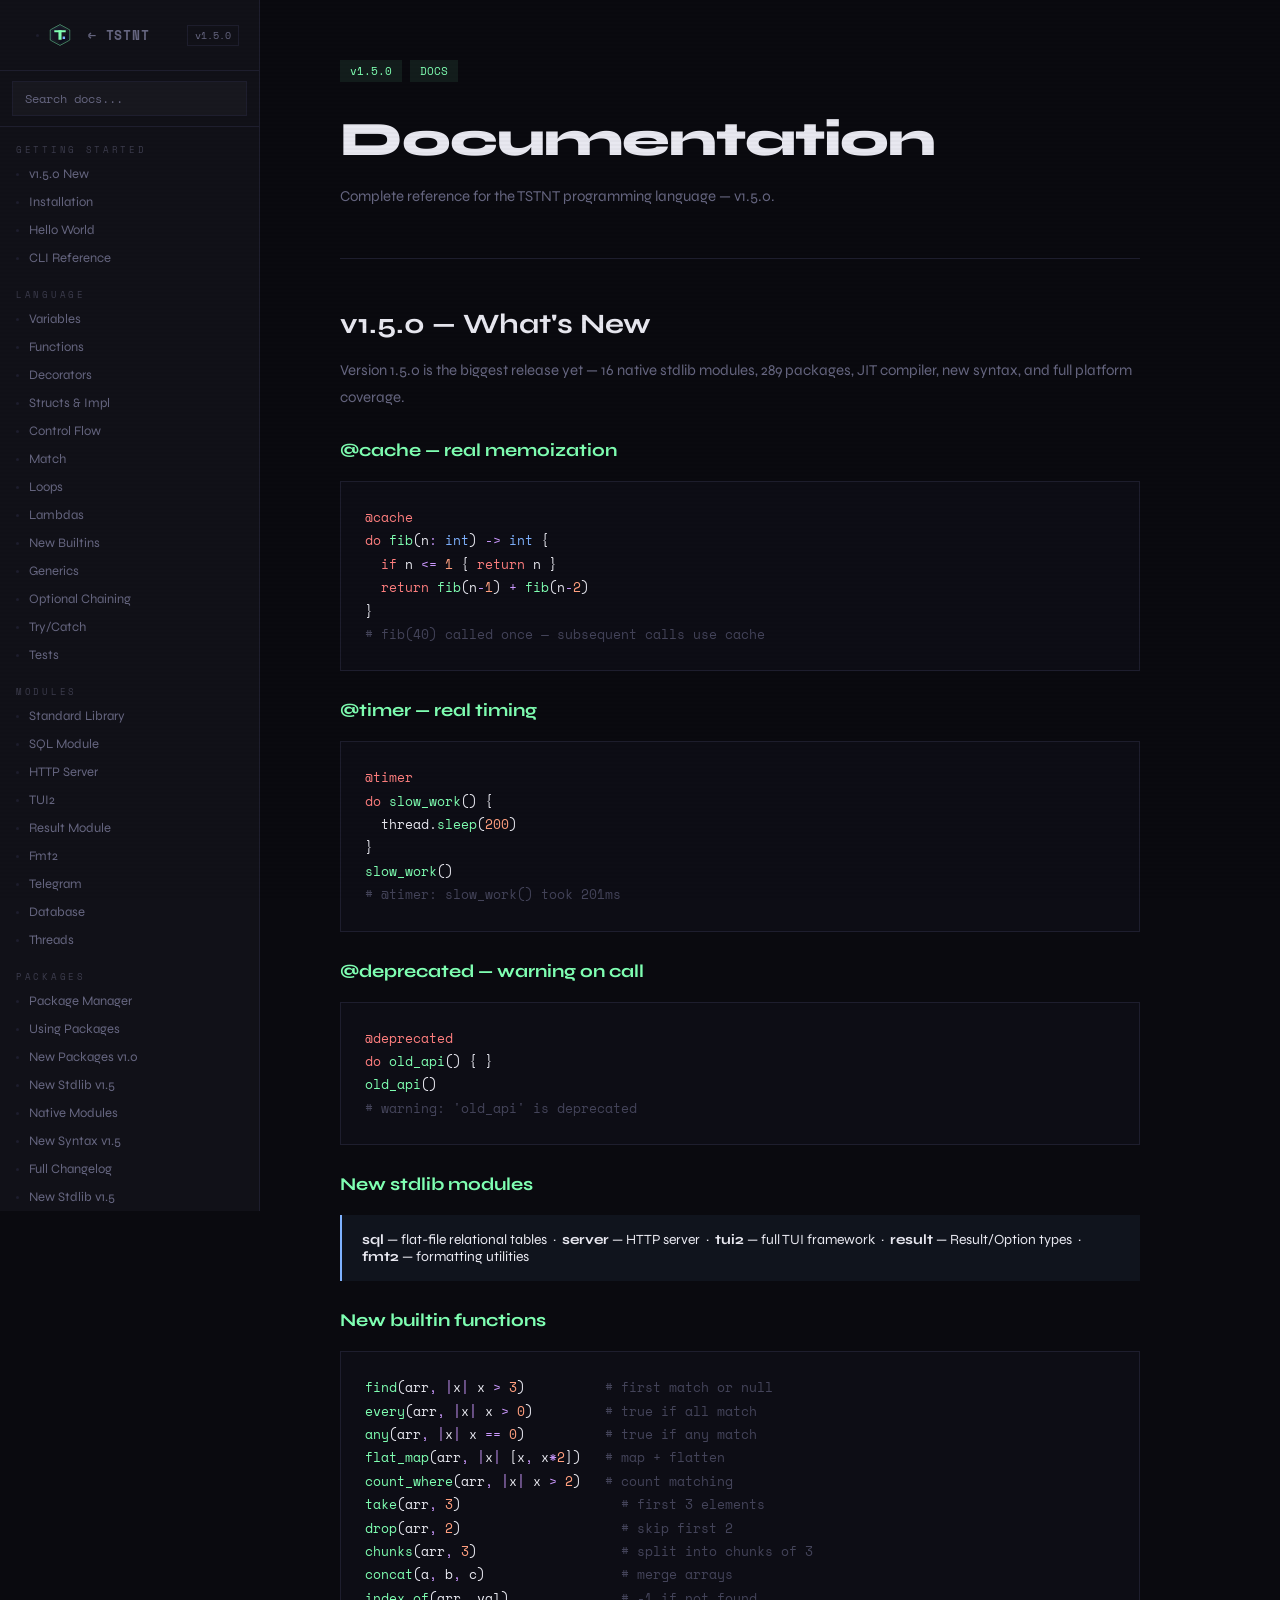
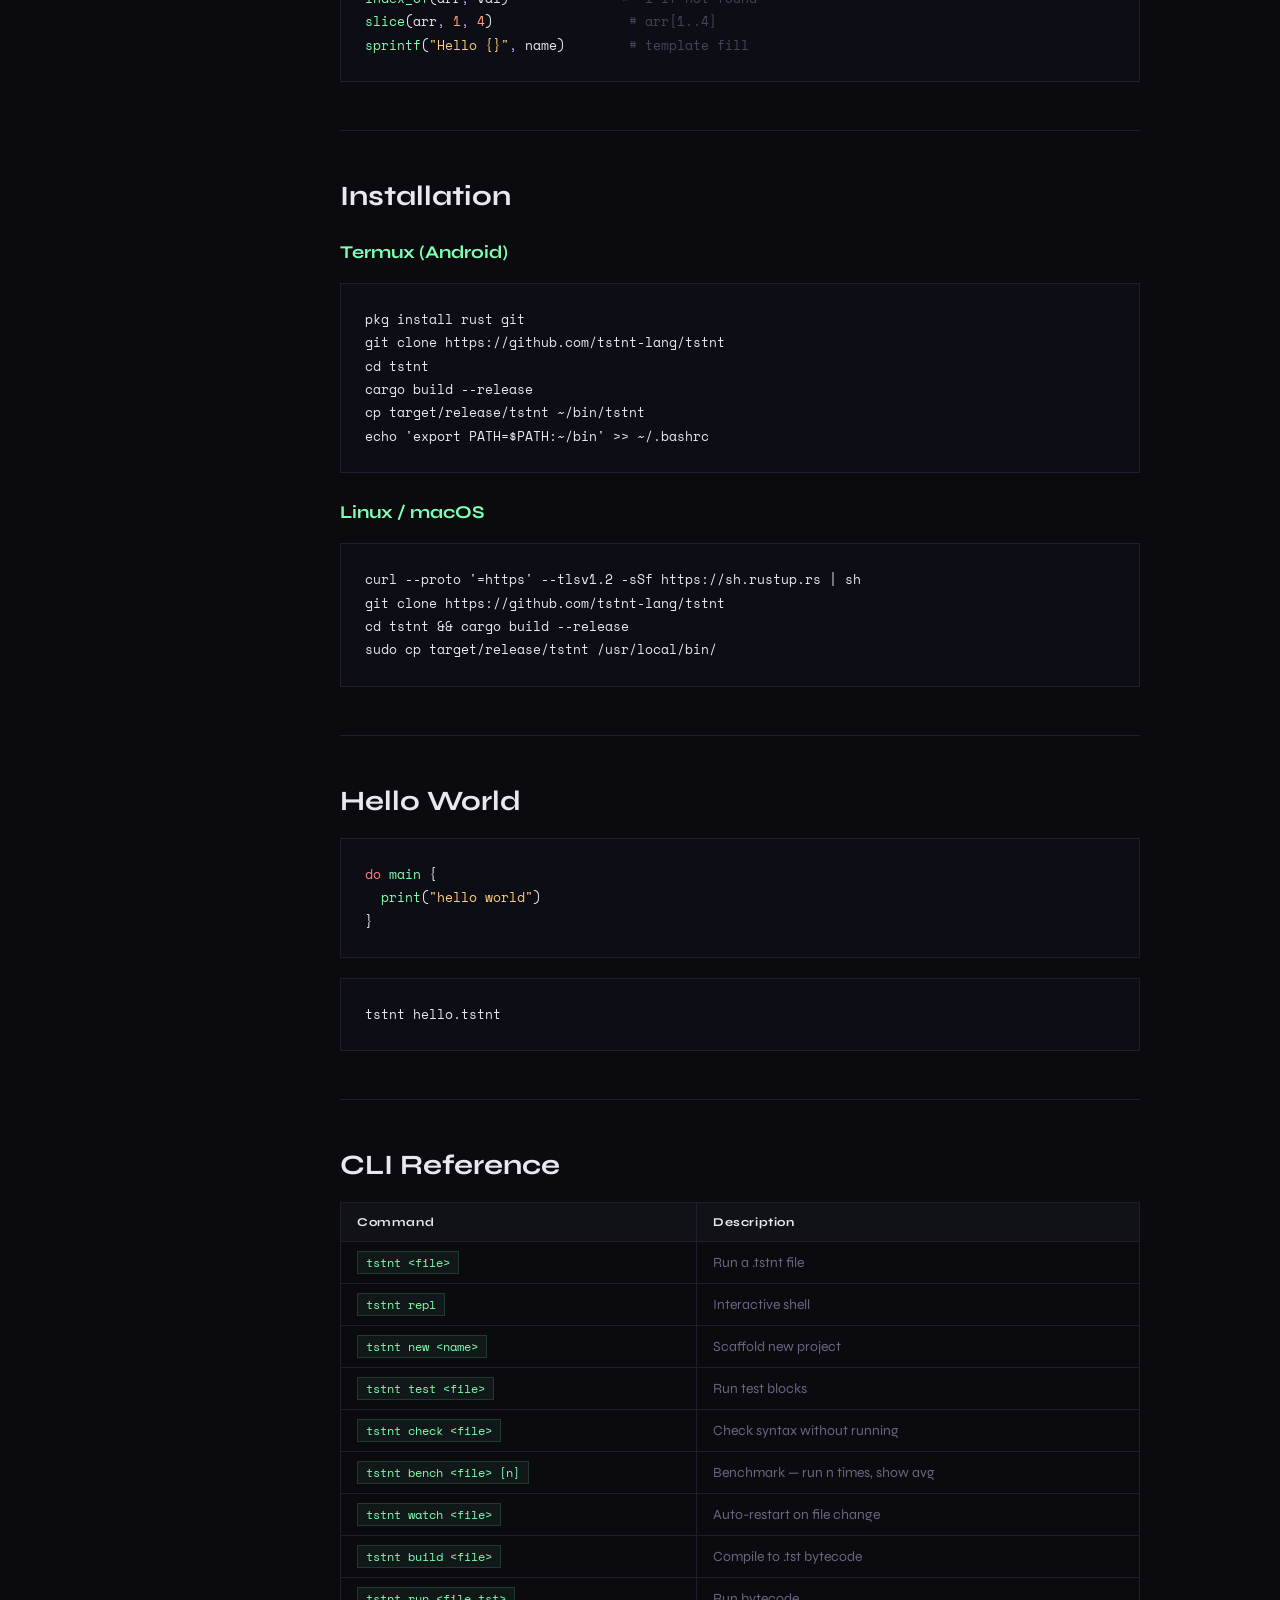
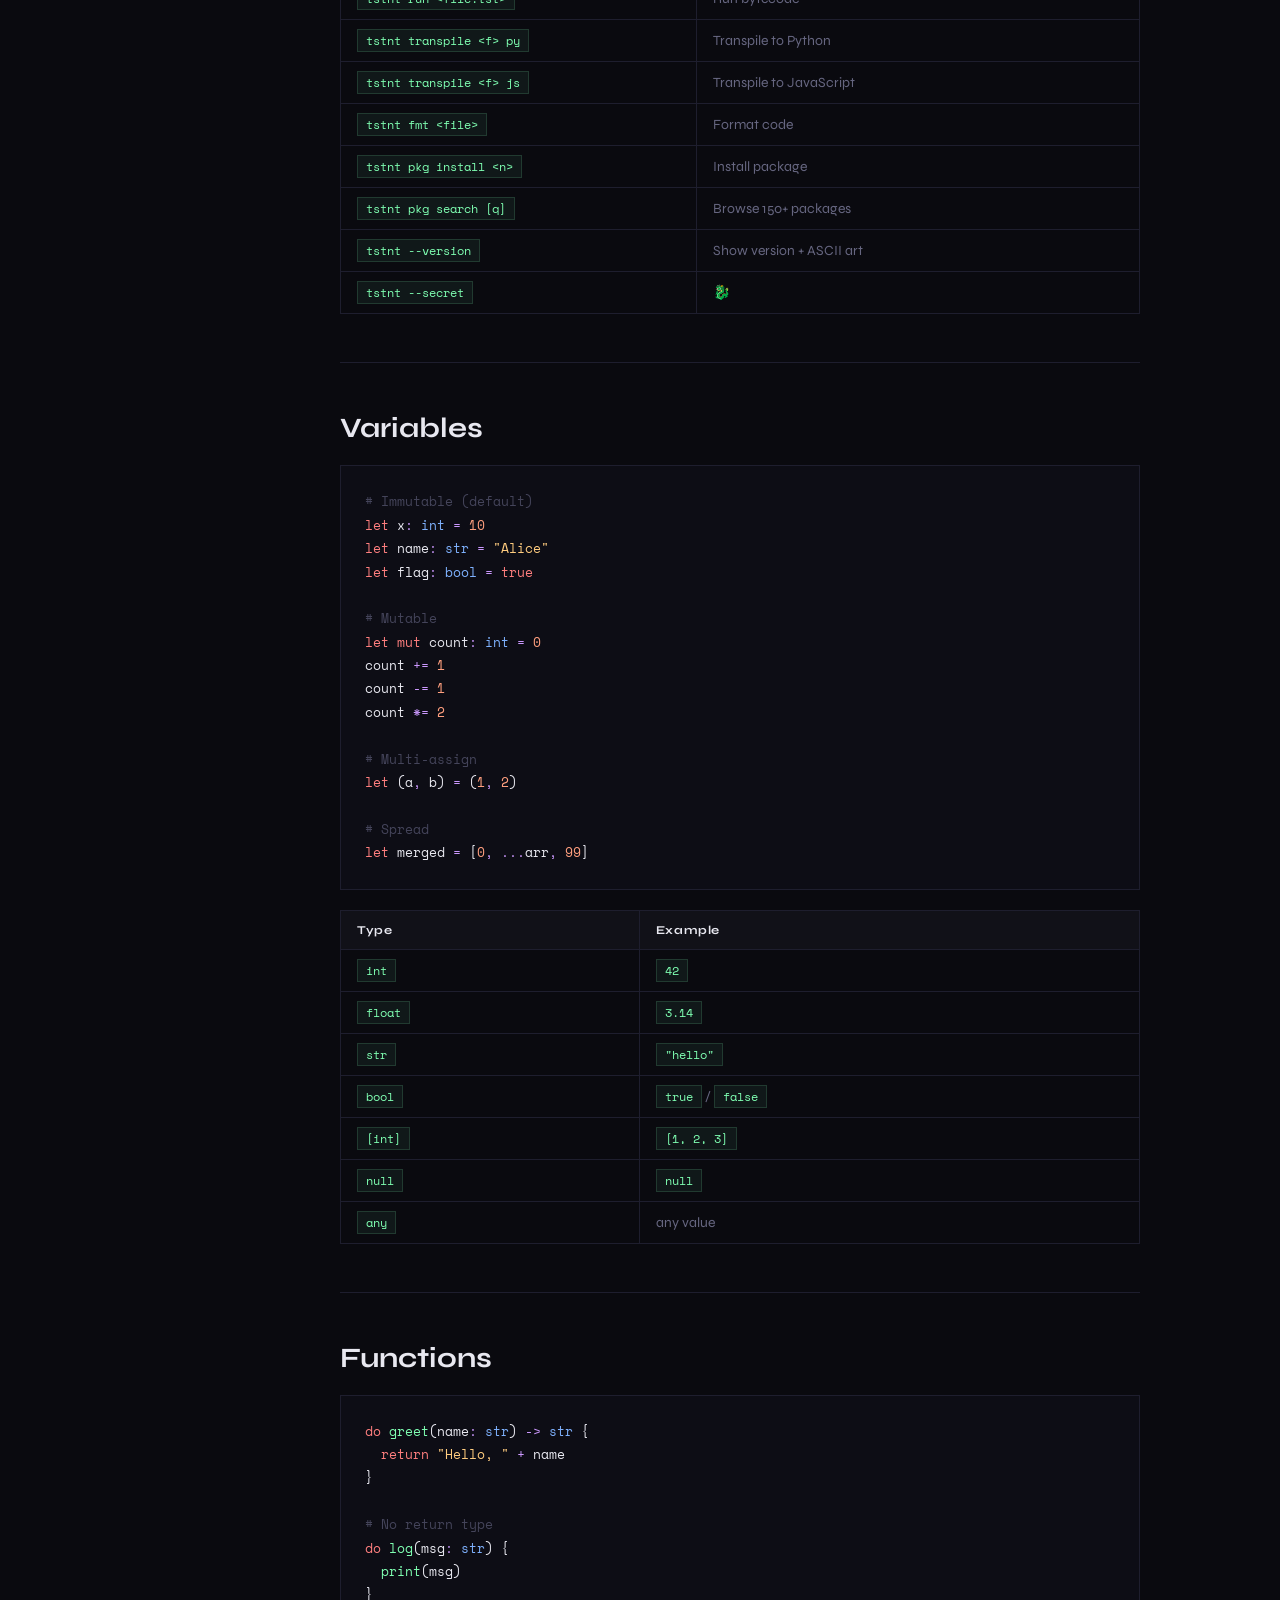
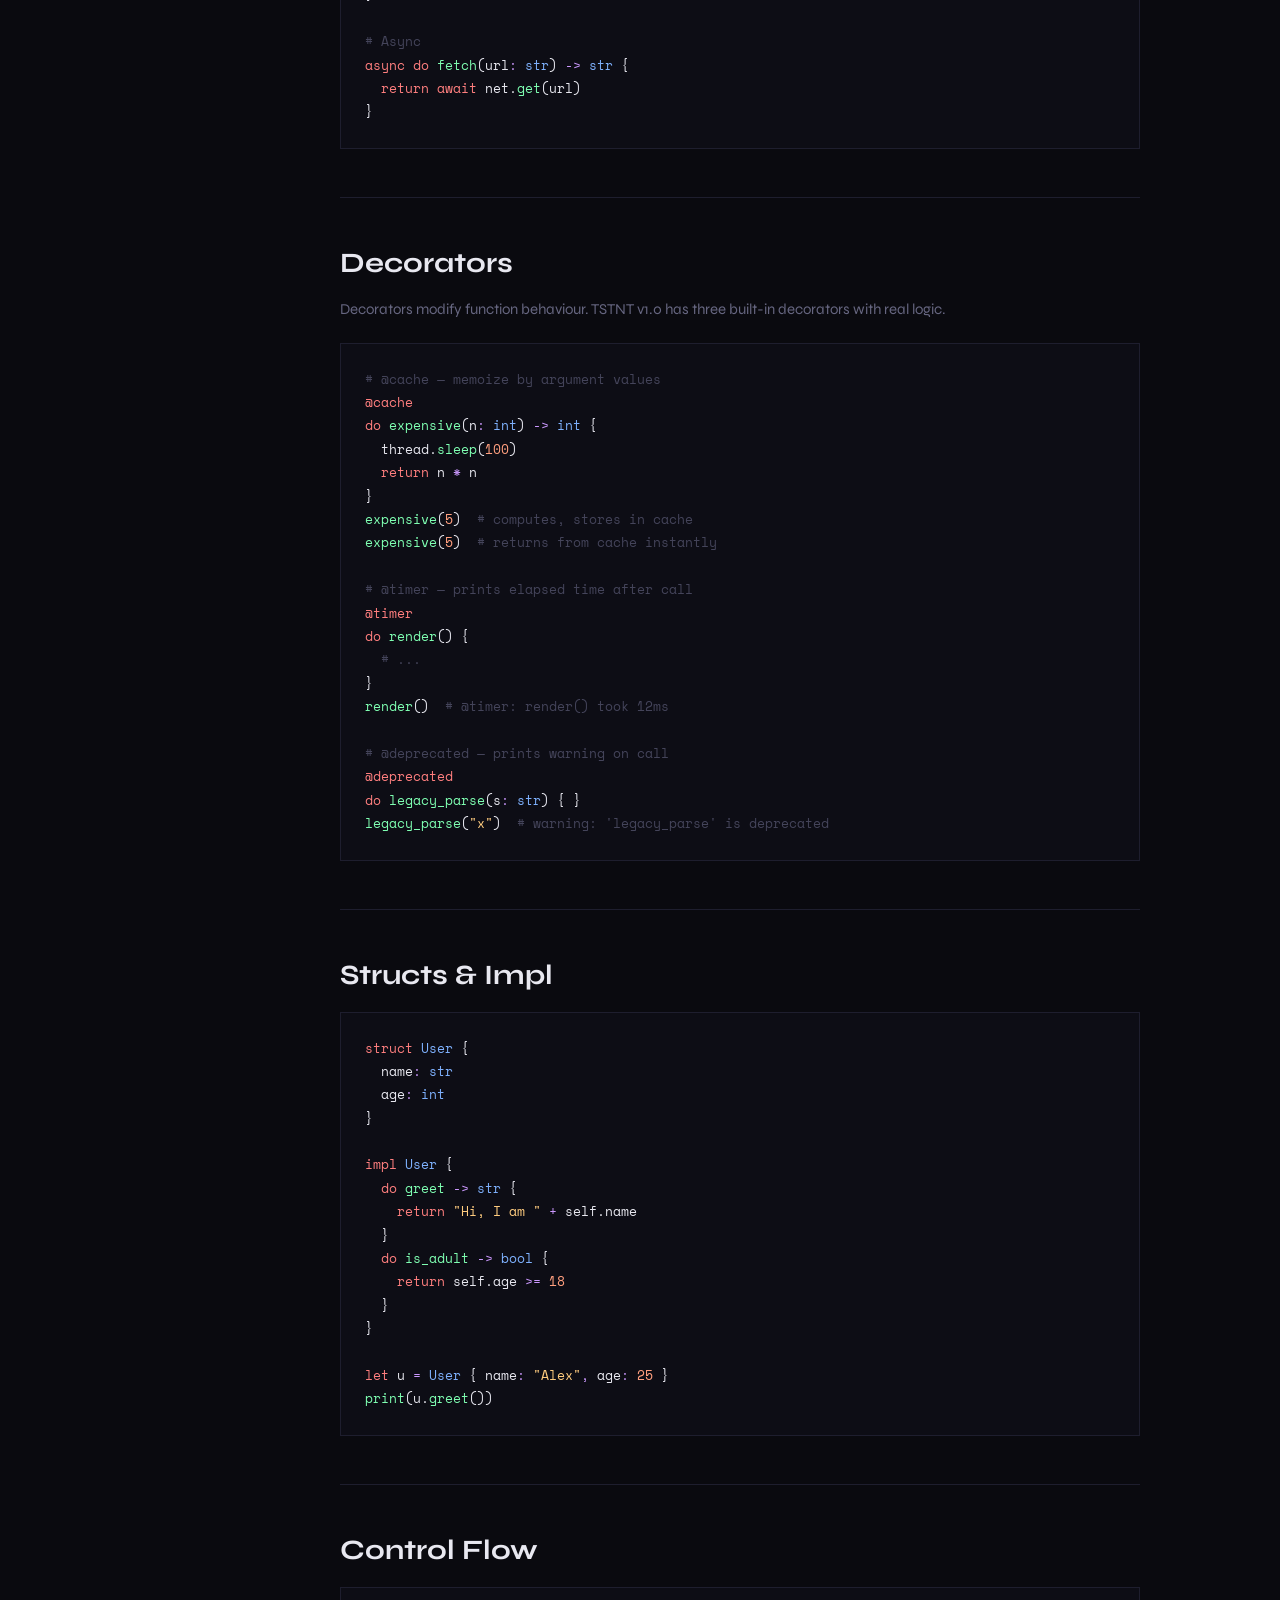
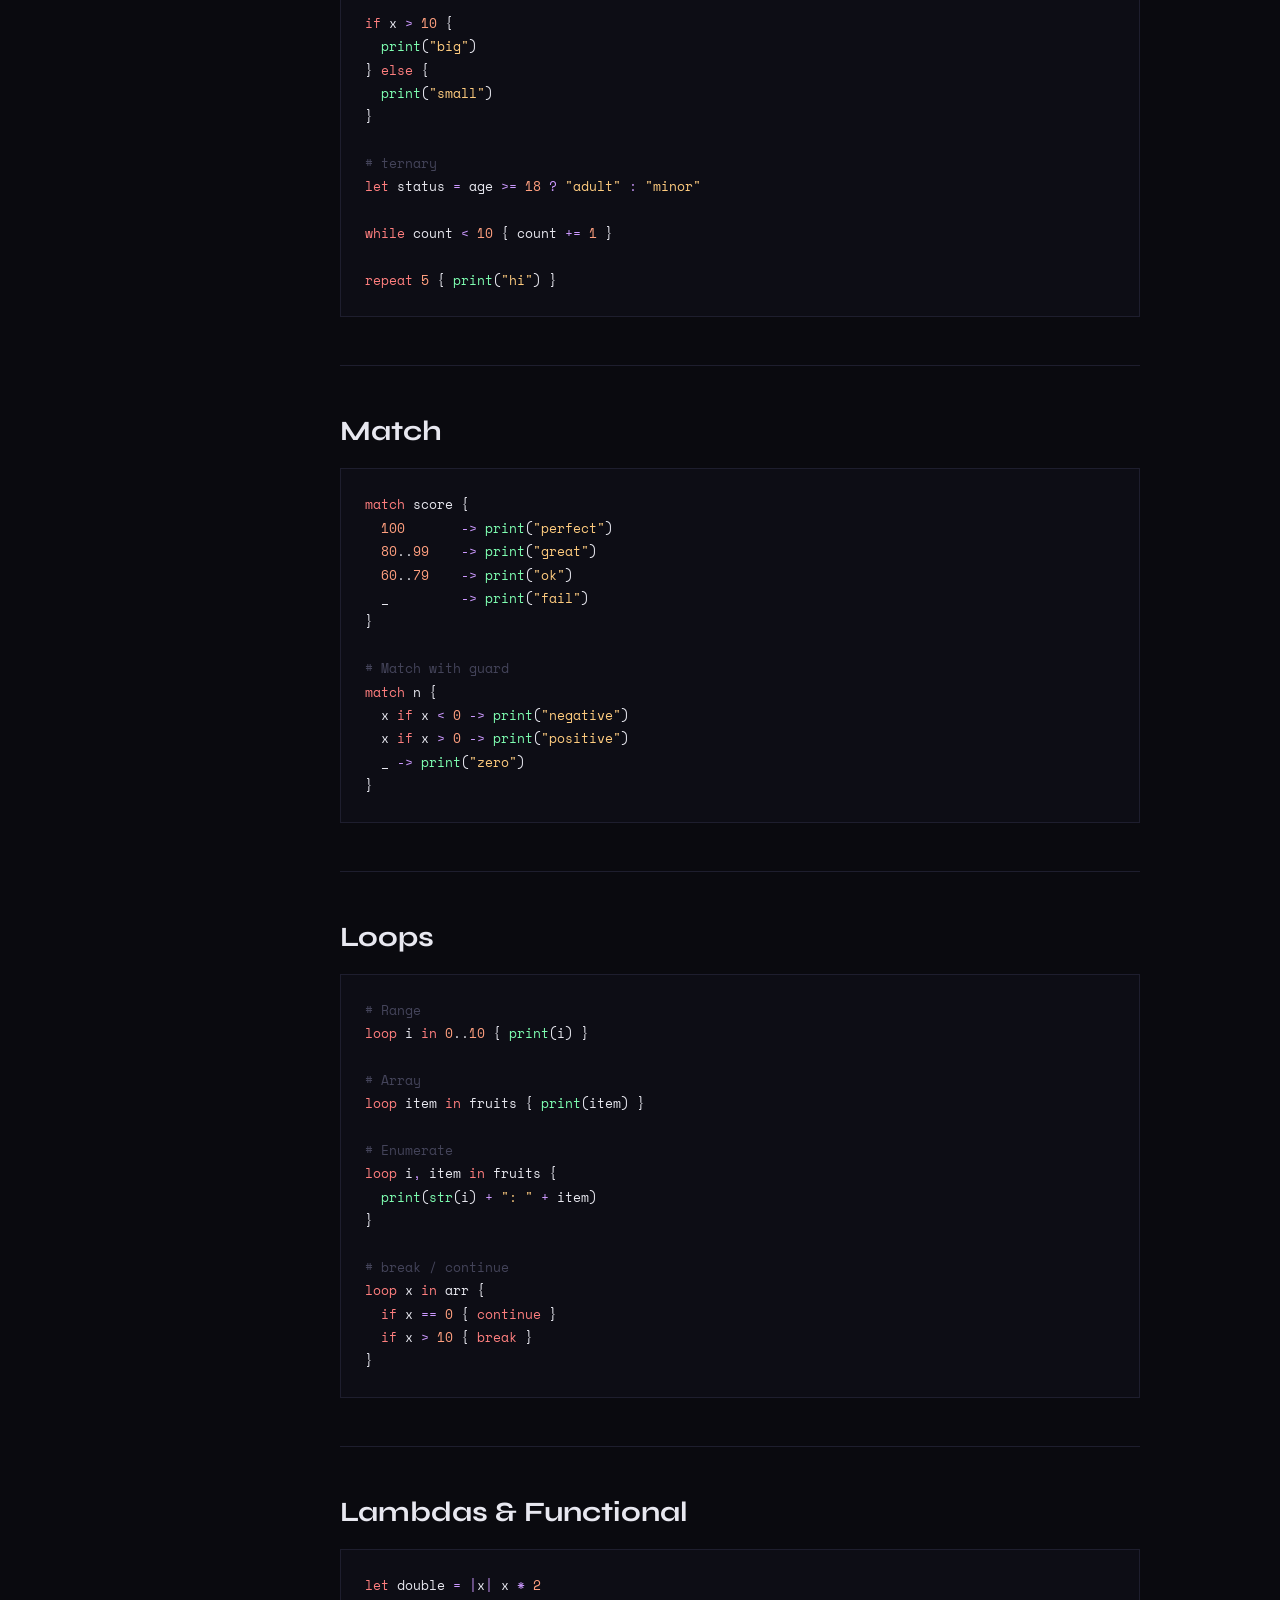
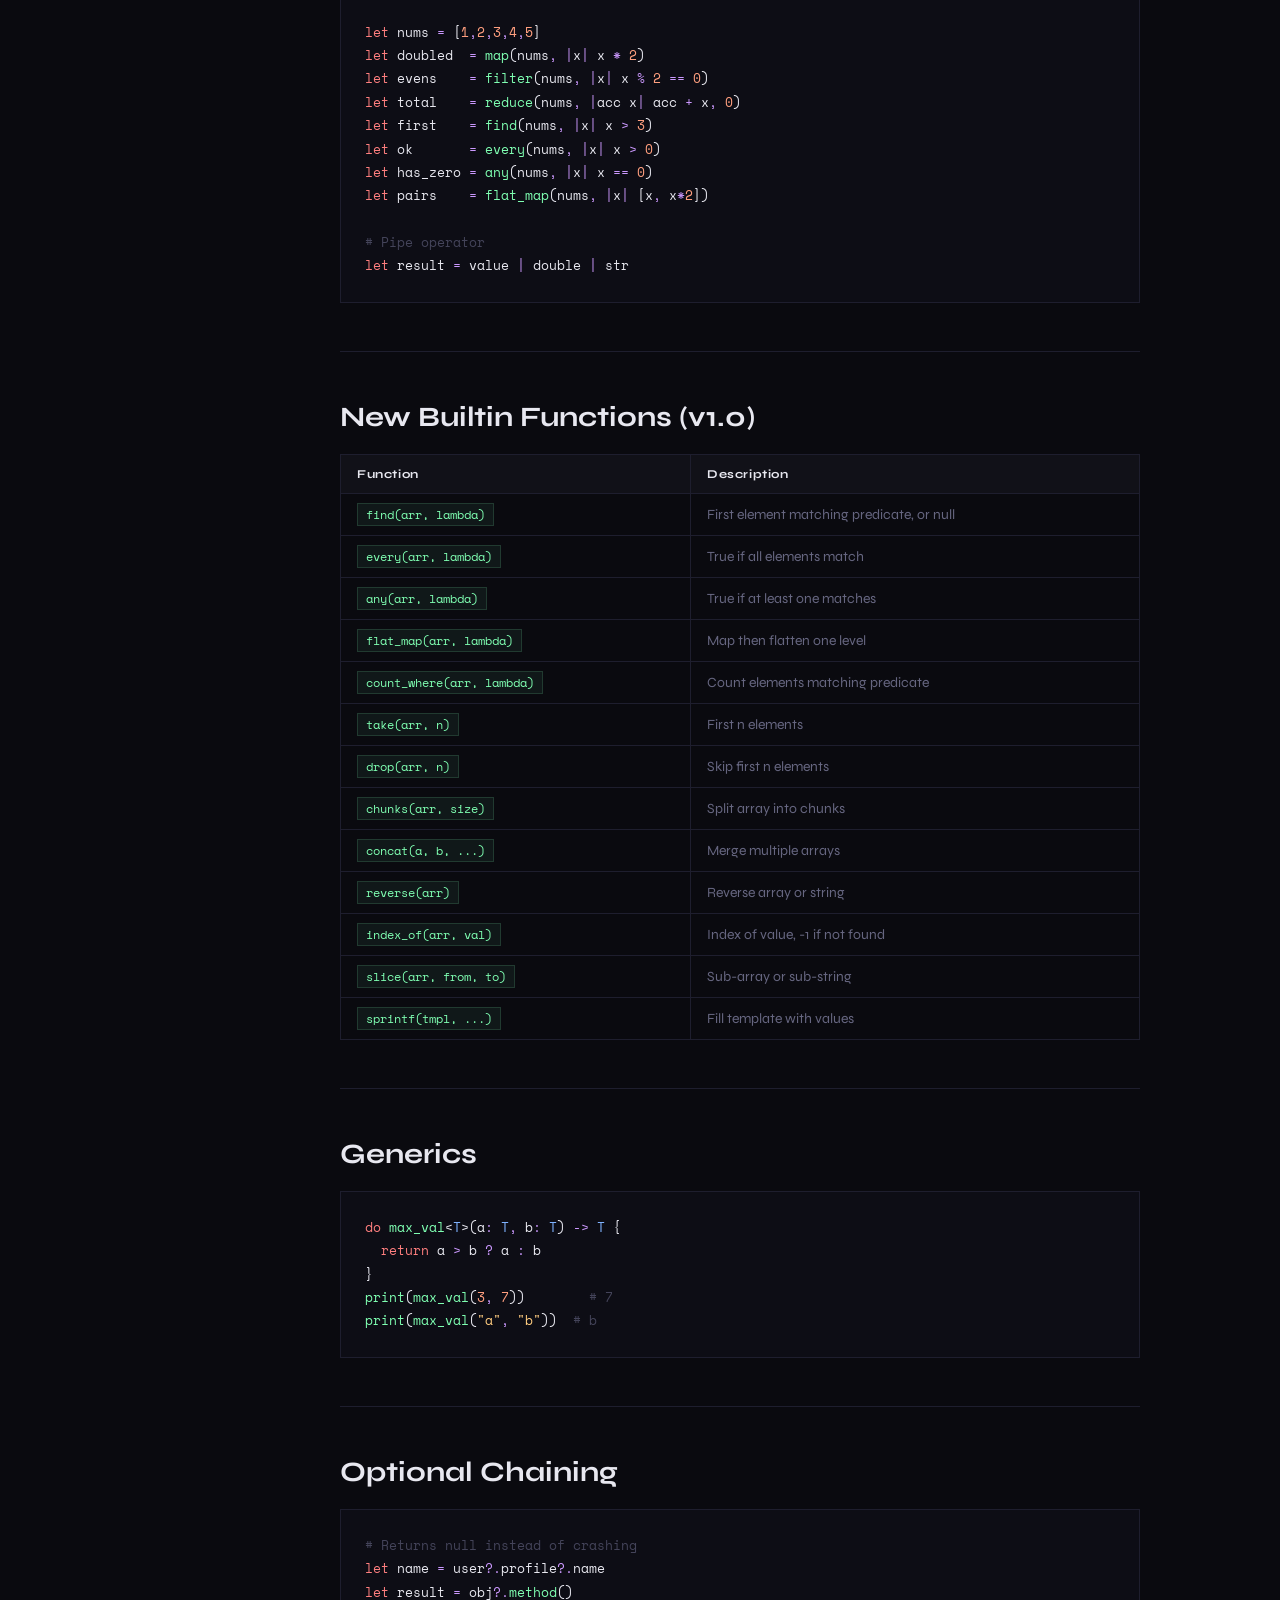
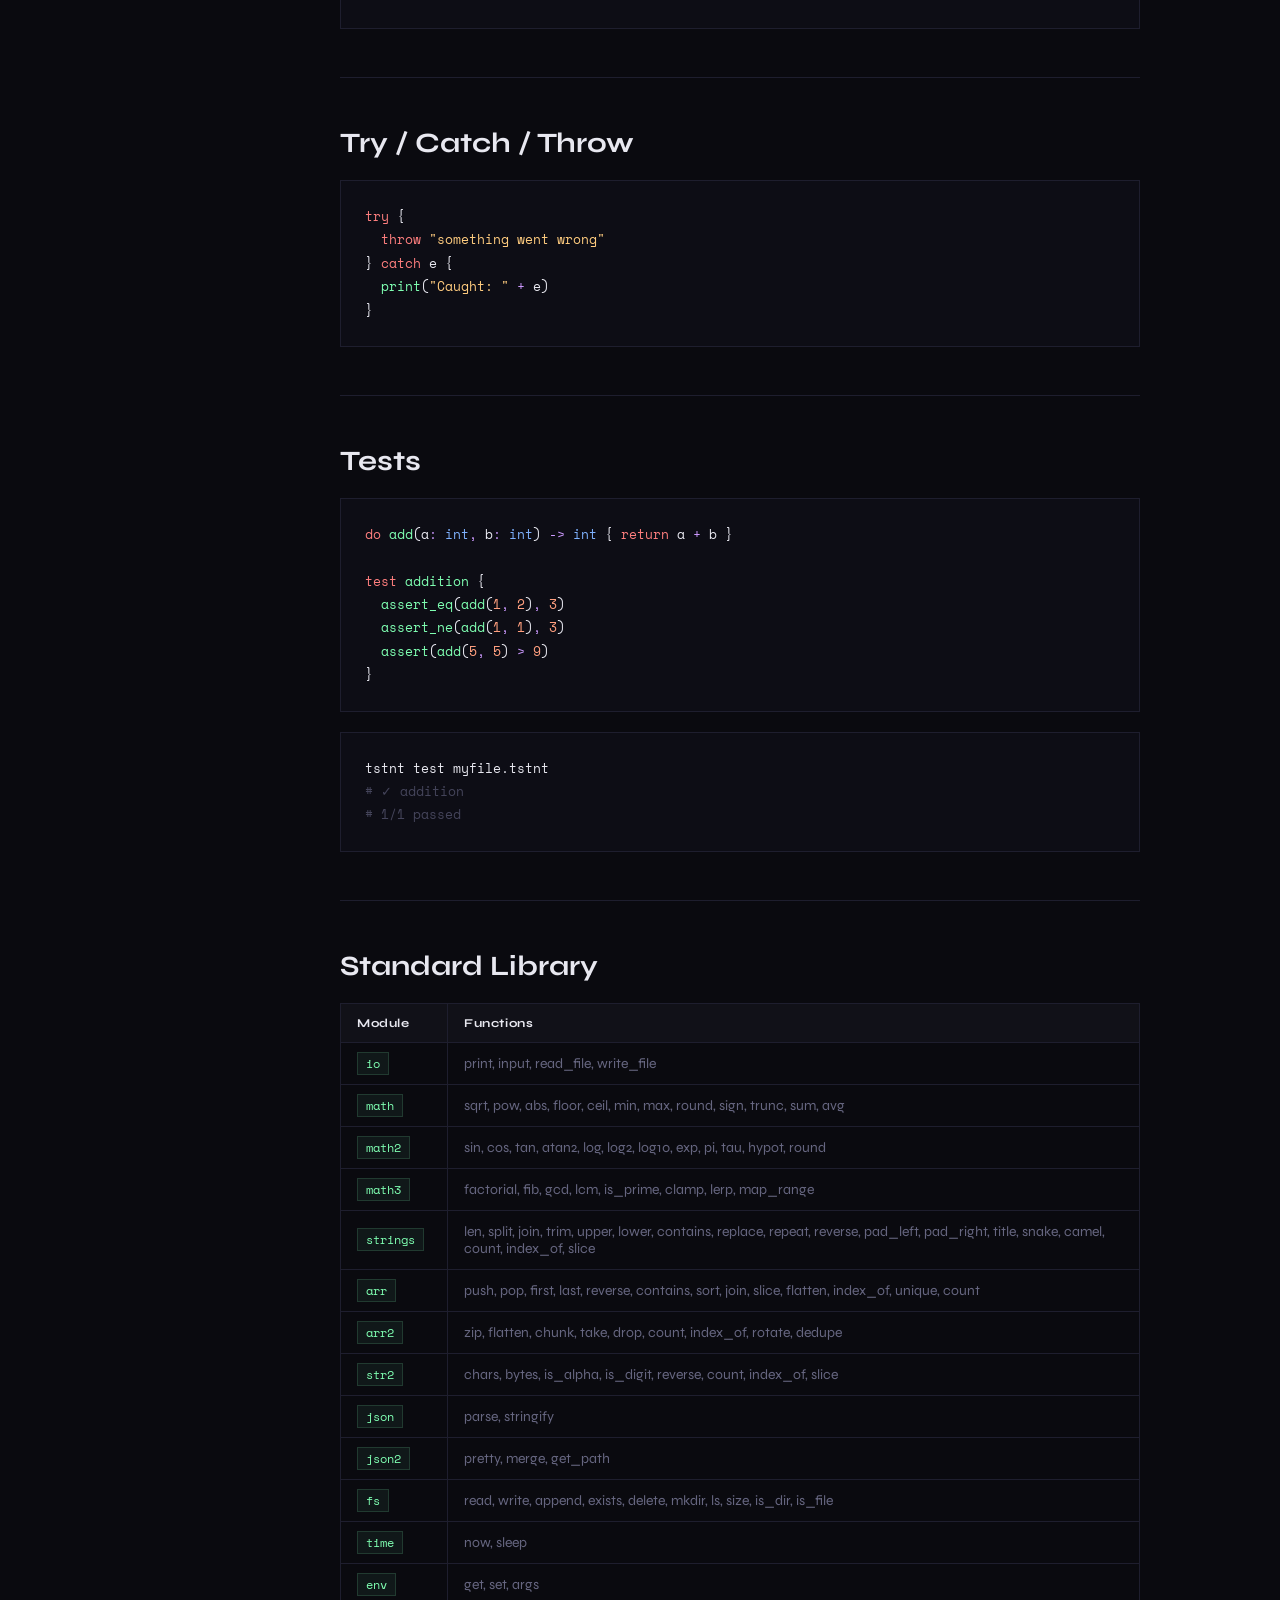
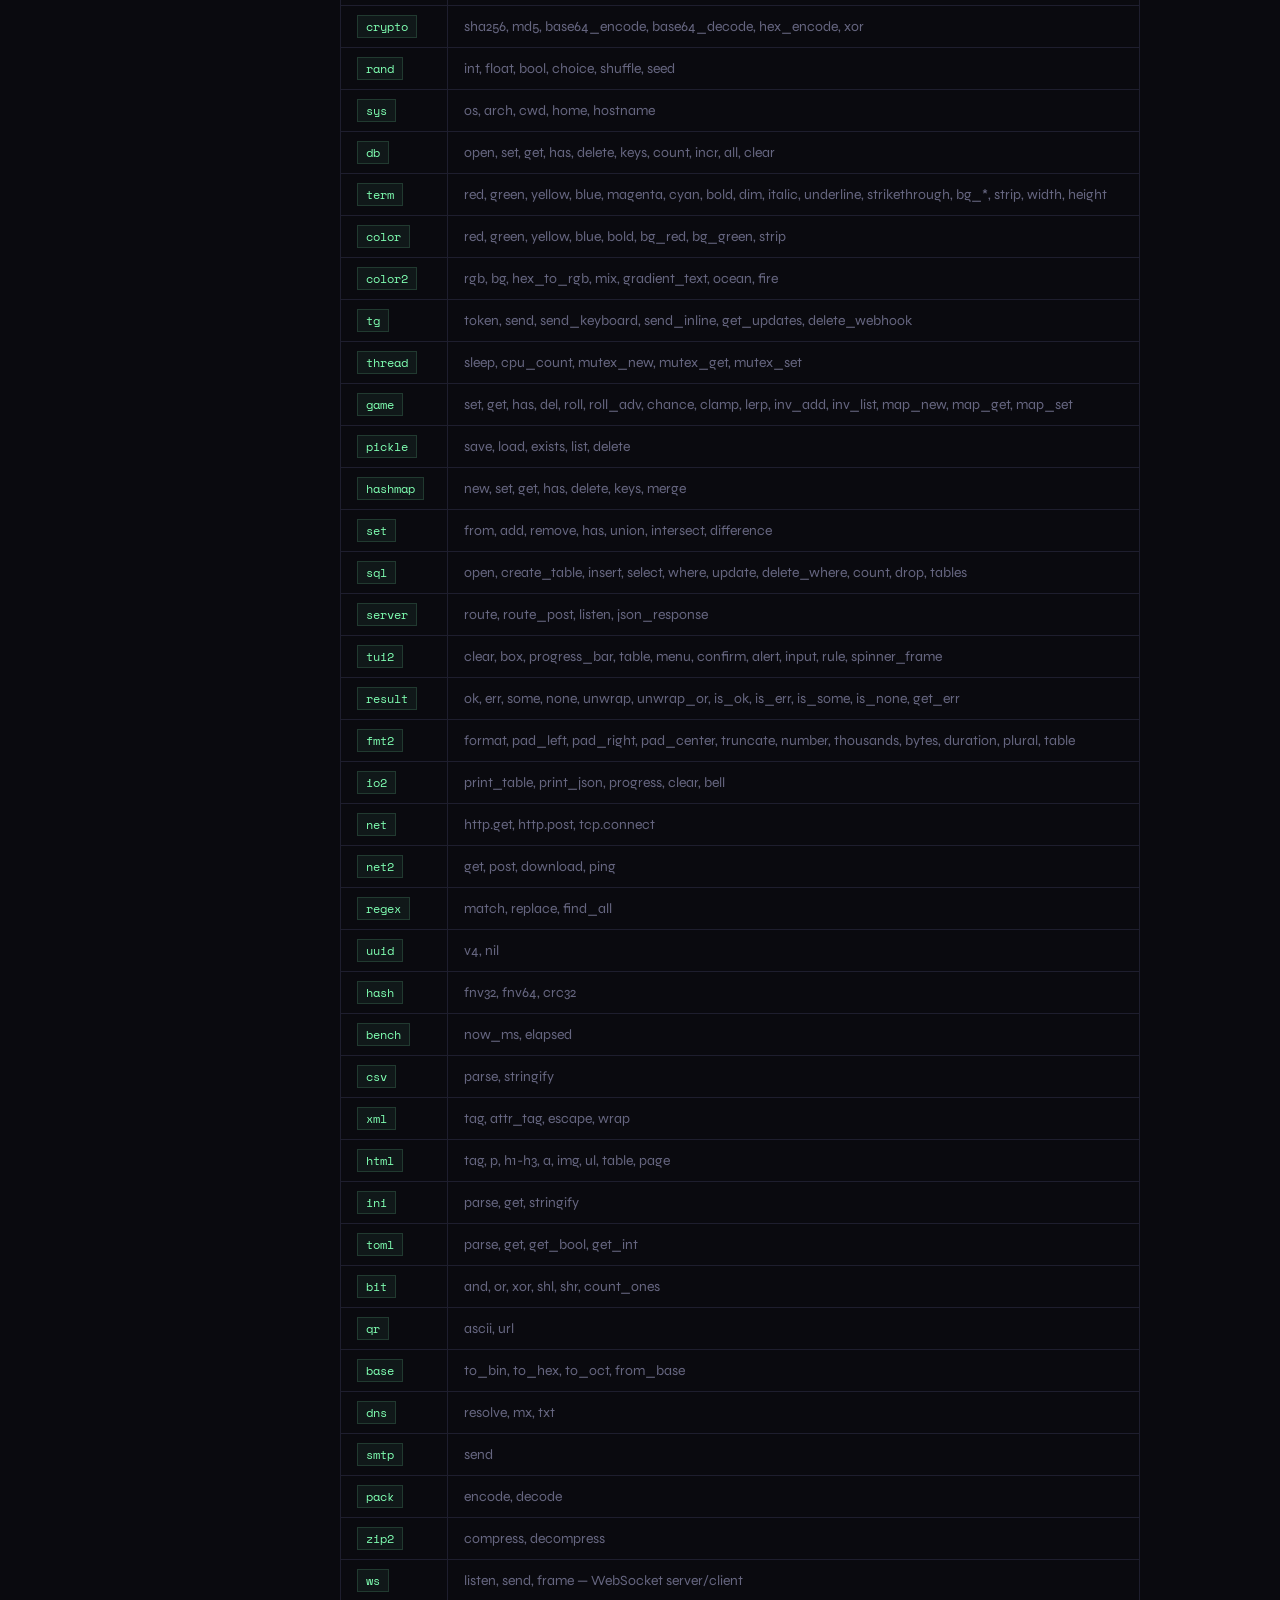
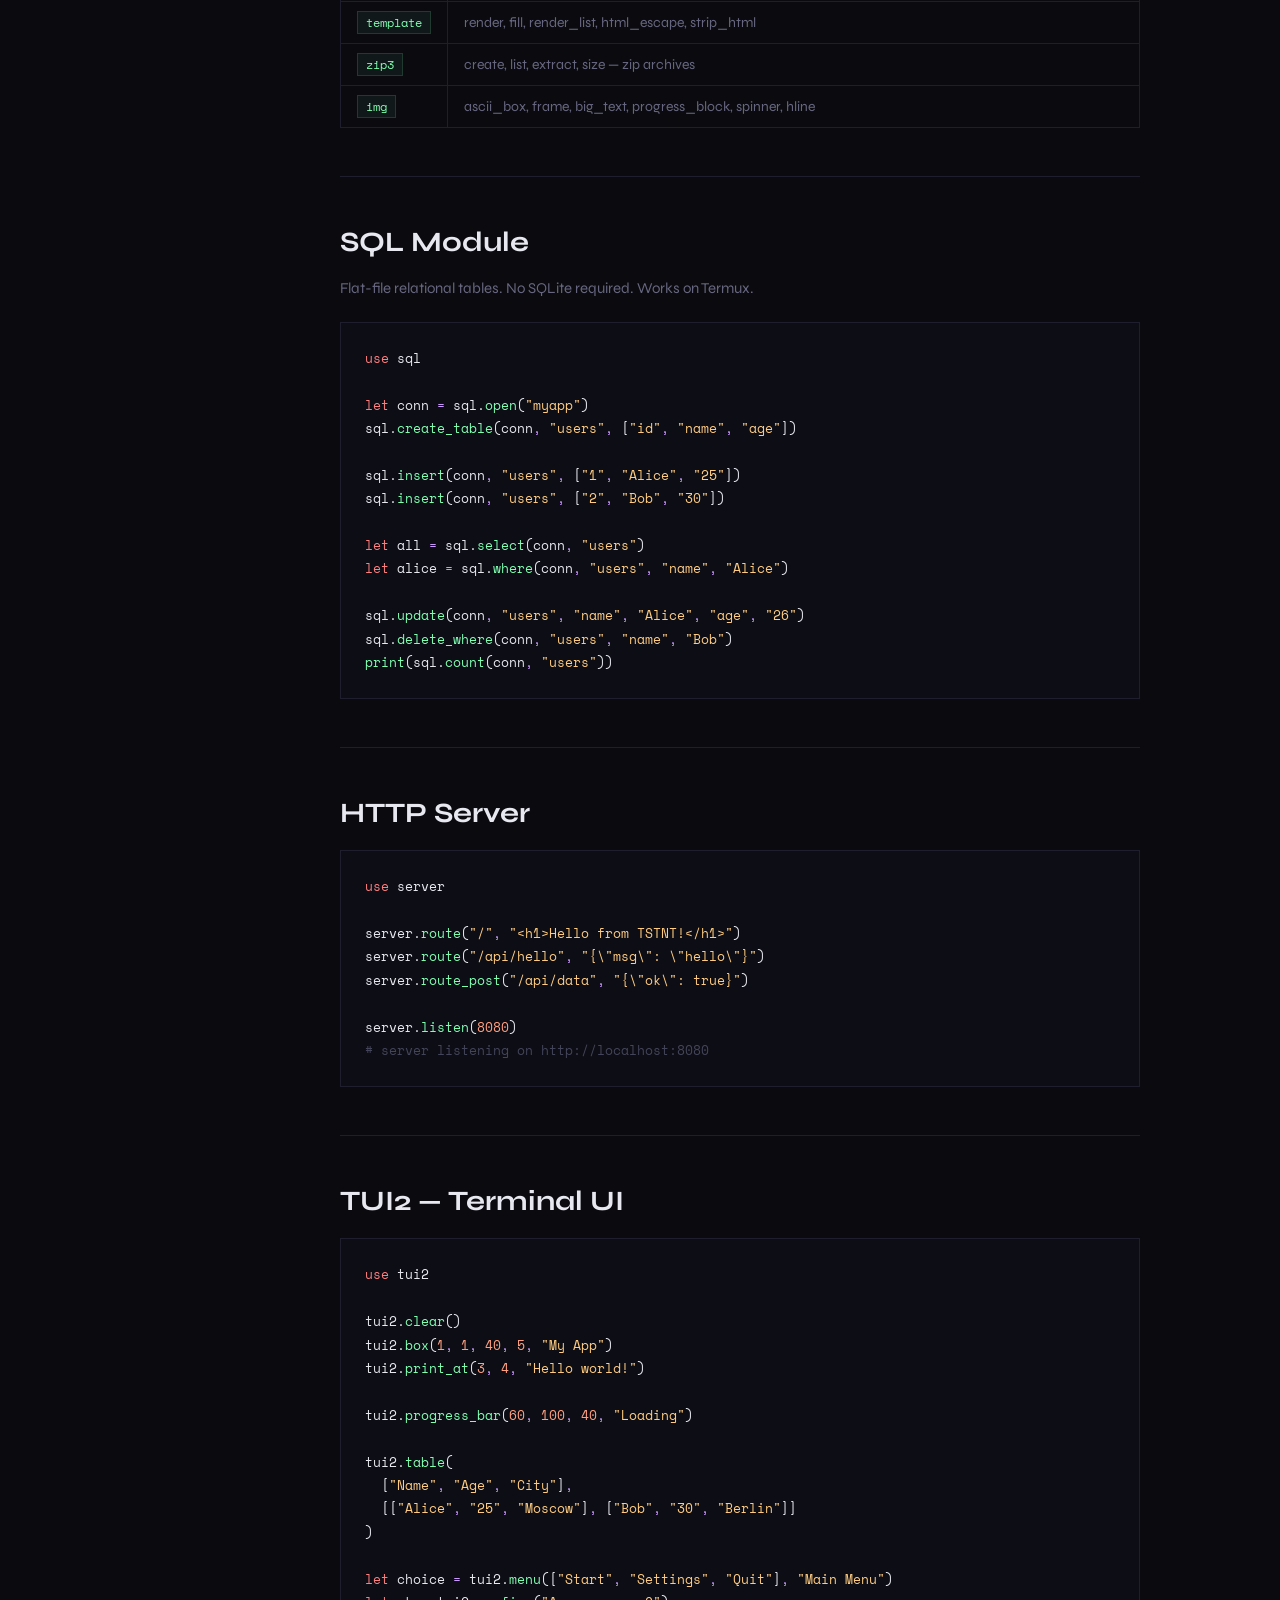
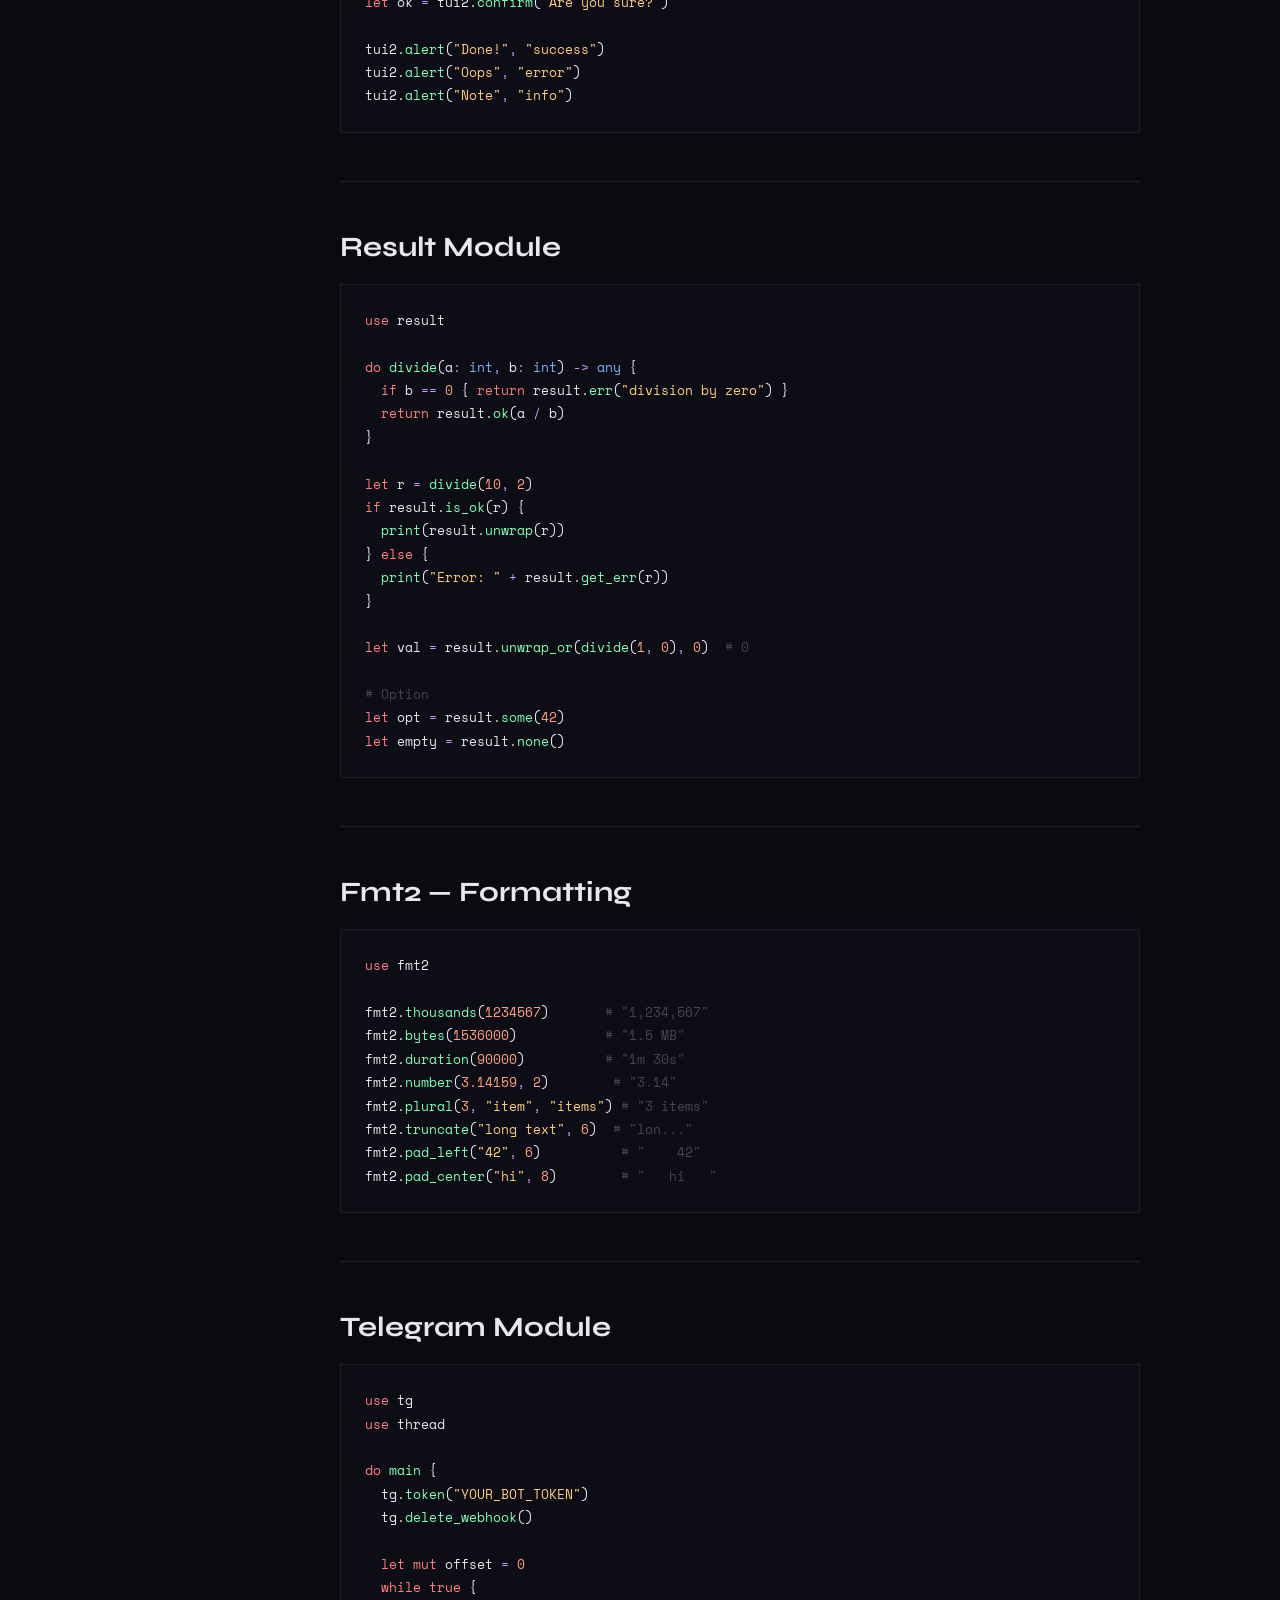
<file: docs.html>
<!DOCTYPE html>
<html lang="en">
<head>
<meta charset="UTF-8">
<meta name="viewport" content="width=device-width, initial-scale=1.0">
<title>TSTNT Docs — v1.5.0</title>
<link rel="icon" type="image/svg+xml" href="[data-uri]">
<meta name="description" content="Complete documentation for the TSTNT programming language — v1.5.0.">
<meta property="og:title" content="TSTNT Docs — v1.5.0">
<meta property="og:description" content="Complete reference for TSTNT — variables, functions, structs, stdlib, packages and more.">
<meta property="og:image" content="https://tstnt.lol/og-docs.png">
<meta property="og:url" content="https://tstnt.lol/docs.html">
<meta property="og:type" content="website">
<meta name="twitter:card" content="summary">
<meta name="twitter:title" content="TSTNT Docs">
<meta name="twitter:image" content="https://tstnt.lol/og-docs.png">
<link href="https://fonts.googleapis.com/css2?family=Space+Mono:wght@400;700&family=Syne:wght@400;600;800&display=swap" rel="stylesheet">
<style>
  :root {
    --bg: #0a0a0f; --surface: #111118; --border: #1e1e2e;
    --accent: #7fffb2; --text: #e8e8f0; --muted: #666680; --code-bg: #0d0d15;
  }
  html, body { margin:0; padding:0; max-width:100%; overflow-x:hidden; }
  *, *::before, *::after { box-sizing:border-box; }
  body { background:var(--bg); color:var(--text); font-family:'Syne',sans-serif; display:flex; min-height:100vh; }

  body::after {
    content:''; position:fixed; inset:0; pointer-events:none; z-index:9999;
    background:repeating-linear-gradient(0deg,transparent,transparent 2px,rgba(0,0,0,0.025) 2px,rgba(0,0,0,0.025) 4px);
  }

  .progress-bar {
    position:fixed; top:0; left:0; height:2px; width:0%;
    background:var(--accent); z-index:400;
    box-shadow:0 0 10px rgba(127,255,178,0.7);
    transition:width 0.1s linear;
  }

  /* Sidebar */
  .sidebar {
    width:260px; min-height:100vh; background:var(--surface);
    border-right:1px solid var(--border);
    position:fixed; left:0; top:0; overflow-y:auto;
    display:flex; flex-direction:column; z-index:100;
  }
  .sidebar-top {
    padding:18px 20px; border-bottom:1px solid var(--border);
    position:sticky; top:0; background:var(--surface); z-index:10;
    display:flex; align-items:center; justify-content:space-between;
  }
  .sidebar-logo {
    font-family:'Space Mono',monospace; color:var(--accent); font-size:14px;
    font-weight:700; text-decoration:none; letter-spacing:0.06em;
  }
  .sidebar-version {
    font-family:'Space Mono',monospace; font-size:10px; color:var(--muted);
    border:1px solid var(--border); padding:2px 7px;
  }
  .search-wrap { padding:10px 12px; border-bottom:1px solid var(--border); }
  .search-input {
    width:100%; background:rgba(255,255,255,0.03); border:1px solid var(--border);
    color:var(--text); font-family:'Space Mono',monospace; font-size:12px;
    padding:8px 12px; outline:none; transition:border-color 0.2s, background 0.2s;
  }
  .search-input::placeholder { color:var(--muted); }
  .search-input:focus { border-color:var(--accent); background:rgba(127,255,178,0.03); }
  .search-results-list { border-bottom:1px solid var(--border); }
  .search-result {
    display:flex; align-items:center; gap:8px;
    padding:7px 14px; font-size:12px; color:var(--muted);
    text-decoration:none; border-left:2px solid transparent;
    transition:all 0.15s; font-family:'Space Mono',monospace;
  }
  .search-result::before { content:'#'; color:var(--border); font-size:11px; flex-shrink:0; transition:color 0.15s; }
  .search-result:hover { color:var(--accent); background:rgba(127,255,178,0.04); border-left-color:var(--accent); }
  .search-result:hover::before { color:var(--accent); }
  .search-result mark { background:rgba(127,255,178,0.2); color:var(--accent); padding:0 2px; font-style:normal; }

  .sidebar-section {
    padding:16px 16px 4px; font-size:9px; letter-spacing:0.3em;
    color:var(--muted); font-family:'Space Mono',monospace;
    text-transform:uppercase; opacity:0.5;
  }
  .sidebar a {
    display:flex; align-items:center; gap:10px; padding:6px 16px 6px 14px;
    font-size:13px; color:var(--muted); text-decoration:none;
    border-left:2px solid transparent;
    transition:color 0.15s, background 0.15s, border-color 0.15s, padding-left 0.2s;
  }
  .sidebar a::before {
    content:''; width:3px; height:3px; border-radius:50%;
    background:var(--border); flex-shrink:0;
    transition:background 0.2s, transform 0.2s, box-shadow 0.2s;
  }
  .sidebar a:hover { color:var(--text); background:rgba(127,255,178,0.04); padding-left:20px; border-left-color:rgba(127,255,178,0.25); }
  .sidebar a:hover::before { background:var(--muted); transform:scale(1.8); }
  .sidebar a.active { color:var(--accent); border-left-color:var(--accent); background:rgba(127,255,178,0.05); font-weight:600; }
  .sidebar a.active::before { background:var(--accent); transform:scale(1.8); box-shadow:0 0 6px rgba(127,255,178,0.6); }

  /* Drawer */
  .sidebar-drawer {
    display:none; position:fixed; top:56px; left:0; bottom:0; width:290px;
    background:var(--surface); z-index:150; overflow-y:auto;
    border-right:1px solid var(--border);
    transform:translateX(-100%); transition:transform 0.35s cubic-bezier(0.4,0,0.2,1);
  }
  .sidebar-drawer.open { transform:translateX(0); }
  .drawer-top {
    padding:14px 20px; border-bottom:1px solid var(--border);
    position:sticky; top:0; background:var(--surface); z-index:10;
  }
  .drawer-logo { font-family:'Space Mono',monospace; font-size:13px; font-weight:700; color:var(--muted); letter-spacing:0.08em; }
  .drawer-logo span { color:var(--accent); }
  .drawer-search-wrap { padding:10px 14px; border-bottom:1px solid var(--border); }
  .sidebar-drawer .sidebar-section { padding:14px 20px 4px; font-size:9px; letter-spacing:0.3em; color:var(--muted); font-family:'Space Mono',monospace; opacity:0.5; }
  .sidebar-drawer a {
    display:flex; align-items:center; gap:10px;
    padding:7px 20px; font-size:13px; color:var(--muted);
    text-decoration:none; border-left:2px solid transparent; transition:all 0.15s;
  }
  .sidebar-drawer a::before { content:''; width:3px; height:3px; border-radius:50%; background:var(--border); flex-shrink:0; transition:background 0.2s, transform 0.2s, box-shadow 0.2s; }
  .sidebar-drawer a:hover { color:var(--text); background:rgba(127,255,178,0.04); border-left-color:rgba(127,255,178,0.25); }
  .sidebar-drawer a:hover::before { background:var(--muted); transform:scale(1.8); }
  .sidebar-drawer a.active { color:var(--accent); border-left-color:var(--accent); background:rgba(127,255,178,0.05); font-weight:600; }
  .sidebar-drawer a.active::before { background:var(--accent); transform:scale(1.8); box-shadow:0 0 6px rgba(127,255,178,0.6); }

  /* Content */
  .content { margin-left:260px; padding:60px 80px 80px; max-width:960px; flex:1; }
  h1 { font-size:48px; font-weight:800; letter-spacing:-0.02em; margin-bottom:16px; line-height:1.1; }
  h2 { font-size:28px; font-weight:700; margin:48px 0 16px; padding-top:48px; border-top:1px solid var(--border); }
  h3 { font-size:18px; font-weight:700; margin:28px 0 10px; color:var(--accent); }
  p { font-size:15px; color:var(--muted); line-height:1.8; margin-bottom:16px; }
  code { font-family:'Space Mono',monospace; font-size:13px; background:rgba(127,255,178,0.06); color:var(--accent); padding:2px 8px; border:1px solid rgba(127,255,178,0.15); }
  pre { background:var(--code-bg); border:1px solid var(--border); padding:24px; overflow-x:auto; font-family:'Space Mono',monospace; font-size:13px; line-height:1.8; white-space:pre; margin:0; }
  pre .kw{color:#ff7f7f} pre .fn{color:#7fffb2} pre .type{color:#7fb2ff} pre .str{color:#ffcc7f} pre .cm{color:#44445a} pre .num{color:#ff9f7f} pre .op{color:#cc99ff}
  table { width:100%; border-collapse:collapse; margin:20px 0; font-size:14px; }
  th { text-align:left; padding:12px 16px; background:var(--surface); border:1px solid var(--border); font-weight:700; font-size:12px; letter-spacing:0.05em; }
  td { padding:12px 16px; border:1px solid var(--border); color:var(--muted); }
  td code { font-size:12px; }
  .tag { display:inline-block; font-family:'Space Mono',monospace; font-size:11px; padding:3px 10px; background:rgba(127,255,178,0.08); color:var(--accent); margin-right:8px; }
  .note { background:rgba(127,178,255,0.06); border-left:2px solid #7fb2ff; padding:16px 20px; margin:20px 0; font-size:14px; color:var(--text); }
  .warn { background:rgba(255,200,127,0.06); border-left:2px solid #ffc87f; padding:16px 20px; margin:20px 0; font-size:14px; }

  /* Pre copy wrap */
  .pre-wrap { position:relative; margin:20px 0; }
  .pre-wrap pre { margin:0; }
  .pre-copy {
    position:absolute; top:10px; right:10px;
    background:rgba(127,255,178,0.08); border:1px solid rgba(127,255,178,0.2);
    color:var(--muted); font-family:'Space Mono',monospace; font-size:10px;
    padding:3px 9px; cursor:pointer; opacity:0; transition:all 0.2s;
  }
  .pre-wrap:hover .pre-copy { opacity:1; }
  .pre-copy:hover { background:rgba(127,255,178,0.15); color:var(--accent); border-color:var(--accent); }
  .pre-copy.copied { color:var(--accent); border-color:var(--accent); opacity:1; }

  /* Mobile nav */
  .mobile-nav {
    display:none; position:fixed; top:0; left:0; right:0; height:56px;
    background:rgba(10,10,15,0.98); backdrop-filter:blur(20px);
    border-bottom:1px solid var(--border); padding:0 20px;
    align-items:center; justify-content:space-between; z-index:200;
  }
  .mobile-nav-logo { font-family:'Space Mono',monospace; color:var(--accent); font-size:15px; font-weight:700; text-decoration:none; }
  .mobile-nav-btn { background:none; border:none; cursor:pointer; display:flex; flex-direction:column; gap:5px; padding:4px; }
  .mobile-nav-btn span { display:block; width:22px; height:2px; background:var(--text); transition:transform 0.3s,opacity 0.3s; }
  .mobile-nav-btn.open span:nth-child(1) { transform:translateY(7px) rotate(45deg); }
  .mobile-nav-btn.open span:nth-child(2) { opacity:0; }
  .mobile-nav-btn.open span:nth-child(3) { transform:translateY(-7px) rotate(-45deg); }

  .sidebar-overlay {
    display:none; position:fixed; inset:0; top:56px;
    background:rgba(0,0,0,0.6); z-index:140;
    opacity:0; pointer-events:none; transition:opacity 0.3s;
  }
  .sidebar-overlay.open { opacity:1; pointer-events:all; }

  @media(max-width:768px) {
    .sidebar { display:none; }
    .mobile-nav { display:flex; }
    .sidebar-drawer { display:block; }
    .sidebar-overlay { display:block; }
    .content { margin-left:0; padding:76px 20px 40px; max-width:100%; }
    h1 { font-size:clamp(22px,7vw,32px); word-break:break-word; }
    h2 { font-size:clamp(18px,5vw,24px); padding-top:28px; margin:28px 0 12px; }
    h3 { font-size:16px; }
    p { font-size:14px; }
    pre { font-size:12px; padding:16px; }
    table { display:block; overflow-x:auto; white-space:nowrap; font-size:12px; }
  }
  @media(max-width:1100px) and (min-width:769px) {
    .content { padding:60px 40px; }
  }
</style>
</head>
<body>

<div class="progress-bar" id="progressBar"></div>

<div class="mobile-nav">
  <a href="index.html" class="mobile-nav-logo"><img src="[data-uri]" style="width:22px;height:22px;vertical-align:middle;margin-right:7px;">← TSTNT</a>
  <button class="mobile-nav-btn" id="docsHamburger"><span></span><span></span><span></span></button>
</div>

<div class="sidebar-drawer" id="sidebarDrawer">
  <div class="drawer-top">
    <span class="drawer-logo">TSTNT <span>DOCS</span></span>
  </div>
  <div class="drawer-search-wrap">
    <input class="search-input" id="drawerSearch" placeholder="🔍  Search docs..." autocomplete="off">
  </div>
  <div class="search-results-list" id="drawerResults" style="display:none;"></div>
  <div id="drawerNav">
  <div class="sidebar-section">GETTING STARTED</div>
  <a href="#v10">v1.5.0 New</a>
  <a href="#install" class="drawer-link">Installation</a>
  <a href="#hello" class="drawer-link">Hello World</a>
  <a href="#cli" class="drawer-link">CLI Reference</a>
  <div class="sidebar-section">LANGUAGE</div>
  <a href="#variables" class="drawer-link">Variables</a>
  <a href="#functions" class="drawer-link">Functions</a>
  <a href="#decorators" class="drawer-link">Decorators</a>
  <a href="#structs" class="drawer-link">Structs &amp; Impl</a>
  <a href="#control" class="drawer-link">Control Flow</a>
  <a href="#match" class="drawer-link">Match</a>
  <a href="#loops" class="drawer-link">Loops</a>
  <a href="#lambdas" class="drawer-link">Lambdas</a>
  <a href="#builtins" class="drawer-link">New Builtins</a>
  <a href="#generics" class="drawer-link">Generics</a>
  <a href="#optionals" class="drawer-link">Optional Chaining</a>
  <a href="#errors" class="drawer-link">Try/Catch</a>
  <a href="#tests" class="drawer-link">Tests</a>
  <div class="sidebar-section">MODULES</div>
  <a href="#stdlib" class="drawer-link">Standard Library</a>
  <a href="#sql" class="drawer-link">SQL Module</a>
  <a href="#server" class="drawer-link">HTTP Server</a>
  <a href="#tui2" class="drawer-link">TUI2</a>
  <a href="#result" class="drawer-link">Result Module</a>
  <a href="#fmt2" class="drawer-link">Fmt2</a>
  <a href="#tg" class="drawer-link">Telegram</a>
  <a href="#db" class="drawer-link">Database</a>
  <a href="#threads" class="drawer-link">Threads</a>
  <div class="sidebar-section">PACKAGES</div>
  <a href="#pkg" class="drawer-link">Package Manager</a>
  <a href="#using-pkg" class="drawer-link">Using Packages</a>
  <a href="#new-pkg" class="drawer-link">New Packages v1.0</a>
  </div>
</div>
<div class="sidebar-overlay" id="sidebarOverlay"></div>

<div class="sidebar">
  <div class="sidebar-top">
    <a href="index.html" class="sidebar-logo"><img src="[data-uri]" style="width:22px;height:22px;vertical-align:middle;margin-right:7px;">← TSTNT</a>
    <span class="sidebar-version">v1.5.0</span>
  </div>
  <div class="search-wrap">
    <input class="search-input" id="sidebarSearch" placeholder="Search docs..." autocomplete="off">
  </div>
  <div class="search-results-list" id="searchResults" style="display:none;"></div>
  <div id="sidebarNav">
    <div class="sidebar-section">GETTING STARTED</div>
    <a href="#v10">v1.5.0 New</a>
    <a href="#install" class="active">Installation</a>
    <a href="#hello">Hello World</a>
    <a href="#cli">CLI Reference</a>
    <div class="sidebar-section">LANGUAGE</div>
    <a href="#variables">Variables</a>
    <a href="#functions">Functions</a>
    <a href="#decorators">Decorators</a>
    <a href="#structs">Structs &amp; Impl</a>
    <a href="#control">Control Flow</a>
    <a href="#match">Match</a>
    <a href="#loops">Loops</a>
    <a href="#lambdas">Lambdas</a>
    <a href="#builtins">New Builtins</a>
    <a href="#generics">Generics</a>
    <a href="#optionals">Optional Chaining</a>
    <a href="#errors">Try/Catch</a>
    <a href="#tests">Tests</a>
    <div class="sidebar-section">MODULES</div>
    <a href="#stdlib">Standard Library</a>
    <a href="#sql">SQL Module</a>
    <a href="#server">HTTP Server</a>
    <a href="#tui2">TUI2</a>
    <a href="#result">Result Module</a>
    <a href="#fmt2">Fmt2</a>
    <a href="#tg">Telegram</a>
    <a href="#db">Database</a>
    <a href="#threads">Threads</a>
    <div class="sidebar-section">PACKAGES</div>
    <a href="#pkg">Package Manager</a>
    <a href="#using-pkg">Using Packages</a>
    <a href="#new-pkg">New Packages v1.0</a>
    <a href="#v15-stdlib">New Stdlib v1.5</a>
    <a href="#stdlib-native">Native Modules</a>
    <a href="#v15-syntax">New Syntax v1.5</a>
    <a href="#changelog-full">Full Changelog</a>
    <a href="#v11-stdlib">New Stdlib v1.5</a>
  </div>
</div>

<div class="content">
  <div class="tag">v1.5.0</div><div class="tag">DOCS</div>
  <h1>Documentation</h1>
  <p>Complete reference for the TSTNT programming language — v1.5.0.</p>

  <h2 id="v10">v1.5.0 — What's New</h2>
  <p>Version 1.5.0 is the biggest release yet — 16 native stdlib modules, 289 packages, JIT compiler, new syntax, and full platform coverage.</p>

  <h3>@cache — real memoization</h3>
  <pre><span class="kw">@cache</span>
<span class="kw">do</span> <span class="fn">fib</span>(n<span class="op">:</span> <span class="type">int</span>) <span class="op">-></span> <span class="type">int</span> {
  <span class="kw">if</span> n <span class="op">&lt;=</span> <span class="num">1</span> { <span class="kw">return</span> n }
  <span class="kw">return</span> <span class="fn">fib</span>(n<span class="op">-</span><span class="num">1</span>) <span class="op">+</span> <span class="fn">fib</span>(n<span class="op">-</span><span class="num">2</span>)
}
<span class="cm"># fib(40) called once — subsequent calls use cache</span></pre>

  <h3>@timer — real timing</h3>
  <pre><span class="kw">@timer</span>
<span class="kw">do</span> <span class="fn">slow_work</span>() {
  thread.<span class="fn">sleep</span>(<span class="num">200</span>)
}
<span class="fn">slow_work</span>()
<span class="cm"># @timer: slow_work() took 201ms</span></pre>

  <h3>@deprecated — warning on call</h3>
  <pre><span class="kw">@deprecated</span>
<span class="kw">do</span> <span class="fn">old_api</span>() { }
<span class="fn">old_api</span>()
<span class="cm"># warning: 'old_api' is deprecated</span></pre>

  <h3>New stdlib modules</h3>
  <div class="note">
    <strong>sql</strong> — flat-file relational tables &nbsp;·&nbsp;
    <strong>server</strong> — HTTP server &nbsp;·&nbsp;
    <strong>tui2</strong> — full TUI framework &nbsp;·&nbsp;
    <strong>result</strong> — Result/Option types &nbsp;·&nbsp;
    <strong>fmt2</strong> — formatting utilities
  </div>

  <h3>New builtin functions</h3>
  <pre><span class="fn">find</span>(arr<span class="op">,</span> <span class="op">|</span>x<span class="op">|</span> x <span class="op">></span> <span class="num">3</span>)          <span class="cm"># first match or null</span>
<span class="fn">every</span>(arr<span class="op">,</span> <span class="op">|</span>x<span class="op">|</span> x <span class="op">></span> <span class="num">0</span>)         <span class="cm"># true if all match</span>
<span class="fn">any</span>(arr<span class="op">,</span> <span class="op">|</span>x<span class="op">|</span> x <span class="op">==</span> <span class="num">0</span>)          <span class="cm"># true if any match</span>
<span class="fn">flat_map</span>(arr<span class="op">,</span> <span class="op">|</span>x<span class="op">|</span> [x<span class="op">,</span> x<span class="op">*</span><span class="num">2</span>])   <span class="cm"># map + flatten</span>
<span class="fn">count_where</span>(arr<span class="op">,</span> <span class="op">|</span>x<span class="op">|</span> x <span class="op">></span> <span class="num">2</span>)   <span class="cm"># count matching</span>
<span class="fn">take</span>(arr<span class="op">,</span> <span class="num">3</span>)                    <span class="cm"># first 3 elements</span>
<span class="fn">drop</span>(arr<span class="op">,</span> <span class="num">2</span>)                    <span class="cm"># skip first 2</span>
<span class="fn">chunks</span>(arr<span class="op">,</span> <span class="num">3</span>)                  <span class="cm"># split into chunks of 3</span>
<span class="fn">concat</span>(a<span class="op">,</span> b<span class="op">,</span> c)                 <span class="cm"># merge arrays</span>
<span class="fn">index_of</span>(arr<span class="op">,</span> val)              <span class="cm"># -1 if not found</span>
<span class="fn">slice</span>(arr<span class="op">,</span> <span class="num">1</span><span class="op">,</span> <span class="num">4</span>)                 <span class="cm"># arr[1..4]</span>
<span class="fn">sprintf</span>(<span class="str">"Hello {}"</span><span class="op">,</span> name)        <span class="cm"># template fill</span></pre>

  <h2 id="install">Installation</h2>
  <h3>Termux (Android)</h3>
  <pre>pkg install rust git
git clone https://github.com/tstnt-lang/tstnt
cd tstnt
cargo build --release
cp target/release/tstnt ~/bin/tstnt
echo 'export PATH=$PATH:~/bin' >> ~/.bashrc</pre>

  <h3>Linux / macOS</h3>
  <pre>curl --proto '=https' --tlsv1.2 -sSf https://sh.rustup.rs | sh
git clone https://github.com/tstnt-lang/tstnt
cd tstnt &amp;&amp; cargo build --release
sudo cp target/release/tstnt /usr/local/bin/</pre>

  <h2 id="hello">Hello World</h2>
  <pre><span class="kw">do</span> <span class="fn">main</span> {
  <span class="fn">print</span>(<span class="str">"hello world"</span>)
}</pre>
  <pre>tstnt hello.tstnt</pre>

  <h2 id="cli">CLI Reference</h2>
  <table>
    <tr><th>Command</th><th>Description</th></tr>
    <tr><td><code>tstnt &lt;file&gt;</code></td><td>Run a .tstnt file</td></tr>
    <tr><td><code>tstnt repl</code></td><td>Interactive shell</td></tr>
    <tr><td><code>tstnt new &lt;name&gt;</code></td><td>Scaffold new project</td></tr>
    <tr><td><code>tstnt test &lt;file&gt;</code></td><td>Run test blocks</td></tr>
    <tr><td><code>tstnt check &lt;file&gt;</code></td><td>Check syntax without running</td></tr>
    <tr><td><code>tstnt bench &lt;file&gt; [n]</code></td><td>Benchmark — run n times, show avg</td></tr>
    <tr><td><code>tstnt watch &lt;file&gt;</code></td><td>Auto-restart on file change</td></tr>
    <tr><td><code>tstnt build &lt;file&gt;</code></td><td>Compile to .tst bytecode</td></tr>
    <tr><td><code>tstnt run &lt;file.tst&gt;</code></td><td>Run bytecode</td></tr>
    <tr><td><code>tstnt transpile &lt;f&gt; py</code></td><td>Transpile to Python</td></tr>
    <tr><td><code>tstnt transpile &lt;f&gt; js</code></td><td>Transpile to JavaScript</td></tr>
    <tr><td><code>tstnt fmt &lt;file&gt;</code></td><td>Format code</td></tr>
    <tr><td><code>tstnt pkg install &lt;n&gt;</code></td><td>Install package</td></tr>
    <tr><td><code>tstnt pkg search [q]</code></td><td>Browse 150+ packages</td></tr>
    <tr><td><code>tstnt --version</code></td><td>Show version + ASCII art</td></tr>
    <tr><td><code>tstnt --secret</code></td><td>🐉</td></tr>
  </table>

  <h2 id="variables">Variables</h2>
  <pre><span class="cm"># Immutable (default)</span>
<span class="kw">let</span> x<span class="op">:</span> <span class="type">int</span> <span class="op">=</span> <span class="num">10</span>
<span class="kw">let</span> name<span class="op">:</span> <span class="type">str</span> <span class="op">=</span> <span class="str">"Alice"</span>
<span class="kw">let</span> flag<span class="op">:</span> <span class="type">bool</span> <span class="op">=</span> <span class="kw">true</span>

<span class="cm"># Mutable</span>
<span class="kw">let mut</span> count<span class="op">:</span> <span class="type">int</span> <span class="op">=</span> <span class="num">0</span>
count <span class="op">+=</span> <span class="num">1</span>
count <span class="op">-=</span> <span class="num">1</span>
count <span class="op">*=</span> <span class="num">2</span>

<span class="cm"># Multi-assign</span>
<span class="kw">let</span> (a<span class="op">,</span> b) <span class="op">=</span> (<span class="num">1</span><span class="op">,</span> <span class="num">2</span>)

<span class="cm"># Spread</span>
<span class="kw">let</span> merged <span class="op">=</span> [<span class="num">0</span><span class="op">,</span> <span class="op">...</span>arr<span class="op">,</span> <span class="num">99</span>]</pre>

  <table>
    <tr><th>Type</th><th>Example</th></tr>
    <tr><td><code>int</code></td><td><code>42</code></td></tr>
    <tr><td><code>float</code></td><td><code>3.14</code></td></tr>
    <tr><td><code>str</code></td><td><code>"hello"</code></td></tr>
    <tr><td><code>bool</code></td><td><code>true</code> / <code>false</code></td></tr>
    <tr><td><code>[int]</code></td><td><code>[1, 2, 3]</code></td></tr>
    <tr><td><code>null</code></td><td><code>null</code></td></tr>
    <tr><td><code>any</code></td><td>any value</td></tr>
  </table>

  <h2 id="functions">Functions</h2>
  <pre><span class="kw">do</span> <span class="fn">greet</span>(name<span class="op">:</span> <span class="type">str</span>) <span class="op">-></span> <span class="type">str</span> {
  <span class="kw">return</span> <span class="str">"Hello, "</span> <span class="op">+</span> name
}

<span class="cm"># No return type</span>
<span class="kw">do</span> <span class="fn">log</span>(msg<span class="op">:</span> <span class="type">str</span>) {
  <span class="fn">print</span>(msg)
}

<span class="cm"># Async</span>
<span class="kw">async do</span> <span class="fn">fetch</span>(url<span class="op">:</span> <span class="type">str</span>) <span class="op">-></span> <span class="type">str</span> {
  <span class="kw">return</span> <span class="kw">await</span> net.<span class="fn">get</span>(url)
}</pre>

  <h2 id="decorators">Decorators</h2>
  <p>Decorators modify function behaviour. TSTNT v1.0 has three built-in decorators with real logic.</p>
  <pre><span class="cm"># @cache — memoize by argument values</span>
<span class="kw">@cache</span>
<span class="kw">do</span> <span class="fn">expensive</span>(n<span class="op">:</span> <span class="type">int</span>) <span class="op">-></span> <span class="type">int</span> {
  thread.<span class="fn">sleep</span>(<span class="num">100</span>)
  <span class="kw">return</span> n <span class="op">*</span> n
}
<span class="fn">expensive</span>(<span class="num">5</span>)  <span class="cm"># computes, stores in cache</span>
<span class="fn">expensive</span>(<span class="num">5</span>)  <span class="cm"># returns from cache instantly</span>

<span class="cm"># @timer — prints elapsed time after call</span>
<span class="kw">@timer</span>
<span class="kw">do</span> <span class="fn">render</span>() {
  <span class="cm"># ...</span>
}
<span class="fn">render</span>()  <span class="cm"># @timer: render() took 12ms</span>

<span class="cm"># @deprecated — prints warning on call</span>
<span class="kw">@deprecated</span>
<span class="kw">do</span> <span class="fn">legacy_parse</span>(s<span class="op">:</span> <span class="type">str</span>) { }
<span class="fn">legacy_parse</span>(<span class="str">"x"</span>)  <span class="cm"># warning: 'legacy_parse' is deprecated</span></pre>

  <h2 id="structs">Structs &amp; Impl</h2>
  <pre><span class="kw">struct</span> <span class="type">User</span> {
  name<span class="op">:</span> <span class="type">str</span>
  age<span class="op">:</span> <span class="type">int</span>
}

<span class="kw">impl</span> <span class="type">User</span> {
  <span class="kw">do</span> <span class="fn">greet</span> <span class="op">-></span> <span class="type">str</span> {
    <span class="kw">return</span> <span class="str">"Hi, I am "</span> <span class="op">+</span> self.name
  }
  <span class="kw">do</span> <span class="fn">is_adult</span> <span class="op">-></span> <span class="type">bool</span> {
    <span class="kw">return</span> self.age <span class="op">>=</span> <span class="num">18</span>
  }
}

<span class="kw">let</span> u <span class="op">=</span> <span class="type">User</span> { name<span class="op">:</span> <span class="str">"Alex"</span><span class="op">,</span> age<span class="op">:</span> <span class="num">25</span> }
<span class="fn">print</span>(u.<span class="fn">greet</span>())</pre>

  <h2 id="control">Control Flow</h2>
  <pre><span class="kw">if</span> x <span class="op">></span> <span class="num">10</span> {
  <span class="fn">print</span>(<span class="str">"big"</span>)
} <span class="kw">else</span> {
  <span class="fn">print</span>(<span class="str">"small"</span>)
}

<span class="cm"># ternary</span>
<span class="kw">let</span> status <span class="op">=</span> age <span class="op">>=</span> <span class="num">18</span> <span class="op">?</span> <span class="str">"adult"</span> <span class="op">:</span> <span class="str">"minor"</span>

<span class="kw">while</span> count <span class="op">&lt;</span> <span class="num">10</span> { count <span class="op">+=</span> <span class="num">1</span> }

<span class="kw">repeat</span> <span class="num">5</span> { <span class="fn">print</span>(<span class="str">"hi"</span>) }</pre>

  <h2 id="match">Match</h2>
  <pre><span class="kw">match</span> score {
  <span class="num">100</span>       <span class="op">-></span> <span class="fn">print</span>(<span class="str">"perfect"</span>)
  <span class="num">80</span>..<span class="num">99</span>    <span class="op">-></span> <span class="fn">print</span>(<span class="str">"great"</span>)
  <span class="num">60</span>..<span class="num">79</span>    <span class="op">-></span> <span class="fn">print</span>(<span class="str">"ok"</span>)
  _         <span class="op">-></span> <span class="fn">print</span>(<span class="str">"fail"</span>)
}

<span class="cm"># Match with guard</span>
<span class="kw">match</span> n {
  x <span class="kw">if</span> x <span class="op">&lt;</span> <span class="num">0</span> <span class="op">-></span> <span class="fn">print</span>(<span class="str">"negative"</span>)
  x <span class="kw">if</span> x <span class="op">></span> <span class="num">0</span> <span class="op">-></span> <span class="fn">print</span>(<span class="str">"positive"</span>)
  _ <span class="op">-></span> <span class="fn">print</span>(<span class="str">"zero"</span>)
}</pre>

  <h2 id="loops">Loops</h2>
  <pre><span class="cm"># Range</span>
<span class="kw">loop</span> i <span class="kw">in</span> <span class="num">0</span>..<span class="num">10</span> { <span class="fn">print</span>(i) }

<span class="cm"># Array</span>
<span class="kw">loop</span> item <span class="kw">in</span> fruits { <span class="fn">print</span>(item) }

<span class="cm"># Enumerate</span>
<span class="kw">loop</span> i<span class="op">,</span> item <span class="kw">in</span> fruits {
  <span class="fn">print</span>(<span class="fn">str</span>(i) <span class="op">+</span> <span class="str">": "</span> <span class="op">+</span> item)
}

<span class="cm"># break / continue</span>
<span class="kw">loop</span> x <span class="kw">in</span> arr {
  <span class="kw">if</span> x <span class="op">==</span> <span class="num">0</span> { <span class="kw">continue</span> }
  <span class="kw">if</span> x <span class="op">></span> <span class="num">10</span> { <span class="kw">break</span> }
}</pre>

  <h2 id="lambdas">Lambdas &amp; Functional</h2>
  <pre><span class="kw">let</span> double <span class="op">=</span> <span class="op">|</span>x<span class="op">|</span> x <span class="op">*</span> <span class="num">2</span>

<span class="kw">let</span> nums <span class="op">=</span> [<span class="num">1</span><span class="op">,</span><span class="num">2</span><span class="op">,</span><span class="num">3</span><span class="op">,</span><span class="num">4</span><span class="op">,</span><span class="num">5</span>]
<span class="kw">let</span> doubled  <span class="op">=</span> <span class="fn">map</span>(nums<span class="op">,</span> <span class="op">|</span>x<span class="op">|</span> x <span class="op">*</span> <span class="num">2</span>)
<span class="kw">let</span> evens    <span class="op">=</span> <span class="fn">filter</span>(nums<span class="op">,</span> <span class="op">|</span>x<span class="op">|</span> x <span class="op">%</span> <span class="num">2</span> <span class="op">==</span> <span class="num">0</span>)
<span class="kw">let</span> total    <span class="op">=</span> <span class="fn">reduce</span>(nums<span class="op">,</span> <span class="op">|</span>acc x<span class="op">|</span> acc <span class="op">+</span> x<span class="op">,</span> <span class="num">0</span>)
<span class="kw">let</span> first    <span class="op">=</span> <span class="fn">find</span>(nums<span class="op">,</span> <span class="op">|</span>x<span class="op">|</span> x <span class="op">></span> <span class="num">3</span>)
<span class="kw">let</span> ok       <span class="op">=</span> <span class="fn">every</span>(nums<span class="op">,</span> <span class="op">|</span>x<span class="op">|</span> x <span class="op">></span> <span class="num">0</span>)
<span class="kw">let</span> has_zero <span class="op">=</span> <span class="fn">any</span>(nums<span class="op">,</span> <span class="op">|</span>x<span class="op">|</span> x <span class="op">==</span> <span class="num">0</span>)
<span class="kw">let</span> pairs    <span class="op">=</span> <span class="fn">flat_map</span>(nums<span class="op">,</span> <span class="op">|</span>x<span class="op">|</span> [x<span class="op">,</span> x<span class="op">*</span><span class="num">2</span>])

<span class="cm"># Pipe operator</span>
<span class="kw">let</span> result <span class="op">=</span> value <span class="op">|</span> double <span class="op">|</span> str</pre>

  <h2 id="builtins">New Builtin Functions (v1.0)</h2>
  <table>
    <tr><th>Function</th><th>Description</th></tr>
    <tr><td><code>find(arr, lambda)</code></td><td>First element matching predicate, or null</td></tr>
    <tr><td><code>every(arr, lambda)</code></td><td>True if all elements match</td></tr>
    <tr><td><code>any(arr, lambda)</code></td><td>True if at least one matches</td></tr>
    <tr><td><code>flat_map(arr, lambda)</code></td><td>Map then flatten one level</td></tr>
    <tr><td><code>count_where(arr, lambda)</code></td><td>Count elements matching predicate</td></tr>
    <tr><td><code>take(arr, n)</code></td><td>First n elements</td></tr>
    <tr><td><code>drop(arr, n)</code></td><td>Skip first n elements</td></tr>
    <tr><td><code>chunks(arr, size)</code></td><td>Split array into chunks</td></tr>
    <tr><td><code>concat(a, b, ...)</code></td><td>Merge multiple arrays</td></tr>
    <tr><td><code>reverse(arr)</code></td><td>Reverse array or string</td></tr>
    <tr><td><code>index_of(arr, val)</code></td><td>Index of value, -1 if not found</td></tr>
    <tr><td><code>slice(arr, from, to)</code></td><td>Sub-array or sub-string</td></tr>
    <tr><td><code>sprintf(tmpl, ...)</code></td><td>Fill template with values</td></tr>
  </table>

  <h2 id="generics">Generics</h2>
  <pre><span class="kw">do</span> <span class="fn">max_val</span>&lt;<span class="type">T</span>&gt;(a<span class="op">:</span> <span class="type">T</span><span class="op">,</span> b<span class="op">:</span> <span class="type">T</span>) <span class="op">-></span> <span class="type">T</span> {
  <span class="kw">return</span> a <span class="op">></span> b <span class="op">?</span> a <span class="op">:</span> b
}
<span class="fn">print</span>(<span class="fn">max_val</span>(<span class="num">3</span><span class="op">,</span> <span class="num">7</span>))        <span class="cm"># 7</span>
<span class="fn">print</span>(<span class="fn">max_val</span>(<span class="str">"a"</span><span class="op">,</span> <span class="str">"b"</span>))  <span class="cm"># b</span></pre>

  <h2 id="optionals">Optional Chaining</h2>
  <pre><span class="cm"># Returns null instead of crashing</span>
<span class="kw">let</span> name <span class="op">=</span> user<span class="op">?.</span>profile<span class="op">?.</span>name
<span class="kw">let</span> result <span class="op">=</span> obj<span class="op">?.</span><span class="fn">method</span>()</pre>

  <h2 id="errors">Try / Catch / Throw</h2>
  <pre><span class="kw">try</span> {
  <span class="kw">throw</span> <span class="str">"something went wrong"</span>
} <span class="kw">catch</span> e {
  <span class="fn">print</span>(<span class="str">"Caught: "</span> <span class="op">+</span> e)
}</pre>

  <h2 id="tests">Tests</h2>
  <pre><span class="kw">do</span> <span class="fn">add</span>(a<span class="op">:</span> <span class="type">int</span><span class="op">,</span> b<span class="op">:</span> <span class="type">int</span>) <span class="op">-></span> <span class="type">int</span> { <span class="kw">return</span> a <span class="op">+</span> b }

<span class="kw">test</span> <span class="fn">addition</span> {
  <span class="fn">assert_eq</span>(<span class="fn">add</span>(<span class="num">1</span><span class="op">,</span> <span class="num">2</span>)<span class="op">,</span> <span class="num">3</span>)
  <span class="fn">assert_ne</span>(<span class="fn">add</span>(<span class="num">1</span><span class="op">,</span> <span class="num">1</span>)<span class="op">,</span> <span class="num">3</span>)
  <span class="fn">assert</span>(<span class="fn">add</span>(<span class="num">5</span><span class="op">,</span> <span class="num">5</span>) <span class="op">></span> <span class="num">9</span>)
}</pre>
  <pre>tstnt test myfile.tstnt
<span class="cm"># ✓ addition
# 1/1 passed</span></pre>

  <h2 id="stdlib">Standard Library</h2>
  <table>
    <tr><th>Module</th><th>Functions</th></tr>
    <tr><td><code>io</code></td><td>print, input, read_file, write_file</td></tr>
    <tr><td><code>math</code></td><td>sqrt, pow, abs, floor, ceil, min, max, round, sign, trunc, sum, avg</td></tr>
    <tr><td><code>math2</code></td><td>sin, cos, tan, atan2, log, log2, log10, exp, pi, tau, hypot, round</td></tr>
    <tr><td><code>math3</code></td><td>factorial, fib, gcd, lcm, is_prime, clamp, lerp, map_range</td></tr>
    <tr><td><code>strings</code></td><td>len, split, join, trim, upper, lower, contains, replace, repeat, reverse, pad_left, pad_right, title, snake, camel, count, index_of, slice</td></tr>
    <tr><td><code>arr</code></td><td>push, pop, first, last, reverse, contains, sort, join, slice, flatten, index_of, unique, count</td></tr>
    <tr><td><code>arr2</code></td><td>zip, flatten, chunk, take, drop, count, index_of, rotate, dedupe</td></tr>
    <tr><td><code>str2</code></td><td>chars, bytes, is_alpha, is_digit, reverse, count, index_of, slice</td></tr>
    <tr><td><code>json</code></td><td>parse, stringify</td></tr>
    <tr><td><code>json2</code></td><td>pretty, merge, get_path</td></tr>
    <tr><td><code>fs</code></td><td>read, write, append, exists, delete, mkdir, ls, size, is_dir, is_file</td></tr>
    <tr><td><code>time</code></td><td>now, sleep</td></tr>
    <tr><td><code>env</code></td><td>get, set, args</td></tr>
    <tr><td><code>crypto</code></td><td>sha256, md5, base64_encode, base64_decode, hex_encode, xor</td></tr>
    <tr><td><code>rand</code></td><td>int, float, bool, choice, shuffle, seed</td></tr>
    <tr><td><code>sys</code></td><td>os, arch, cwd, home, hostname</td></tr>
    <tr><td><code>db</code></td><td>open, set, get, has, delete, keys, count, incr, all, clear</td></tr>
    <tr><td><code>term</code></td><td>red, green, yellow, blue, magenta, cyan, bold, dim, italic, underline, strikethrough, bg_*, strip, width, height</td></tr>
    <tr><td><code>color</code></td><td>red, green, yellow, blue, bold, bg_red, bg_green, strip</td></tr>
    <tr><td><code>color2</code></td><td>rgb, bg, hex_to_rgb, mix, gradient_text, ocean, fire</td></tr>
    <tr><td><code>tg</code></td><td>token, send, send_keyboard, send_inline, get_updates, delete_webhook</td></tr>
    <tr><td><code>thread</code></td><td>sleep, cpu_count, mutex_new, mutex_get, mutex_set</td></tr>
    <tr><td><code>game</code></td><td>set, get, has, del, roll, roll_adv, chance, clamp, lerp, inv_add, inv_list, map_new, map_get, map_set</td></tr>
    <tr><td><code>pickle</code></td><td>save, load, exists, list, delete</td></tr>
    <tr><td><code>hashmap</code></td><td>new, set, get, has, delete, keys, merge</td></tr>
    <tr><td><code>set</code></td><td>from, add, remove, has, union, intersect, difference</td></tr>
    <tr><td><code>sql</code></td><td>open, create_table, insert, select, where, update, delete_where, count, drop, tables</td></tr>
    <tr><td><code>server</code></td><td>route, route_post, listen, json_response</td></tr>
    <tr><td><code>tui2</code></td><td>clear, box, progress_bar, table, menu, confirm, alert, input, rule, spinner_frame</td></tr>
    <tr><td><code>result</code></td><td>ok, err, some, none, unwrap, unwrap_or, is_ok, is_err, is_some, is_none, get_err</td></tr>
    <tr><td><code>fmt2</code></td><td>format, pad_left, pad_right, pad_center, truncate, number, thousands, bytes, duration, plural, table</td></tr>
    <tr><td><code>io2</code></td><td>print_table, print_json, progress, clear, bell</td></tr>
    <tr><td><code>net</code></td><td>http.get, http.post, tcp.connect</td></tr>
    <tr><td><code>net2</code></td><td>get, post, download, ping</td></tr>
    <tr><td><code>regex</code></td><td>match, replace, find_all</td></tr>
    <tr><td><code>uuid</code></td><td>v4, nil</td></tr>
    <tr><td><code>hash</code></td><td>fnv32, fnv64, crc32</td></tr>
    <tr><td><code>bench</code></td><td>now_ms, elapsed</td></tr>
    <tr><td><code>csv</code></td><td>parse, stringify</td></tr>
    <tr><td><code>xml</code></td><td>tag, attr_tag, escape, wrap</td></tr>
    <tr><td><code>html</code></td><td>tag, p, h1-h3, a, img, ul, table, page</td></tr>
    <tr><td><code>ini</code></td><td>parse, get, stringify</td></tr>
    <tr><td><code>toml</code></td><td>parse, get, get_bool, get_int</td></tr>
    <tr><td><code>bit</code></td><td>and, or, xor, shl, shr, count_ones</td></tr>
    <tr><td><code>qr</code></td><td>ascii, url</td></tr>
    <tr><td><code>base</code></td><td>to_bin, to_hex, to_oct, from_base</td></tr>
    <tr><td><code>dns</code></td><td>resolve, mx, txt</td></tr>
    <tr><td><code>smtp</code></td><td>send</td></tr>
    <tr><td><code>pack</code></td><td>encode, decode</td></tr>
    <tr><td><code>zip2</code></td><td>compress, decompress</td></tr>
    <tr><td><code>ws</code></td><td>listen, send, frame — WebSocket server/client</td></tr>
    <tr><td><code>template</code></td><td>render, fill, render_list, html_escape, strip_html</td></tr>
    <tr><td><code>zip3</code></td><td>create, list, extract, size — zip archives</td></tr>
    <tr><td><code>img</code></td><td>ascii_box, frame, big_text, progress_block, spinner, hline</td></tr>
  </table>

  <h2 id="sql">SQL Module</h2>
  <p>Flat-file relational tables. No SQLite required. Works on Termux.</p>
  <pre><span class="kw">use</span> sql

<span class="kw">let</span> conn <span class="op">=</span> sql.<span class="fn">open</span>(<span class="str">"myapp"</span>)
sql.<span class="fn">create_table</span>(conn<span class="op">,</span> <span class="str">"users"</span><span class="op">,</span> [<span class="str">"id"</span><span class="op">,</span> <span class="str">"name"</span><span class="op">,</span> <span class="str">"age"</span>])

sql.<span class="fn">insert</span>(conn<span class="op">,</span> <span class="str">"users"</span><span class="op">,</span> [<span class="str">"1"</span><span class="op">,</span> <span class="str">"Alice"</span><span class="op">,</span> <span class="str">"25"</span>])
sql.<span class="fn">insert</span>(conn<span class="op">,</span> <span class="str">"users"</span><span class="op">,</span> [<span class="str">"2"</span><span class="op">,</span> <span class="str">"Bob"</span><span class="op">,</span> <span class="str">"30"</span>])

<span class="kw">let</span> all <span class="op">=</span> sql.<span class="fn">select</span>(conn<span class="op">,</span> <span class="str">"users"</span>)
<span class="kw">let</span> alice <span class="op">=</span> sql.<span class="fn">where</span>(conn<span class="op">,</span> <span class="str">"users"</span><span class="op">,</span> <span class="str">"name"</span><span class="op">,</span> <span class="str">"Alice"</span>)

sql.<span class="fn">update</span>(conn<span class="op">,</span> <span class="str">"users"</span><span class="op">,</span> <span class="str">"name"</span><span class="op">,</span> <span class="str">"Alice"</span><span class="op">,</span> <span class="str">"age"</span><span class="op">,</span> <span class="str">"26"</span>)
sql.<span class="fn">delete_where</span>(conn<span class="op">,</span> <span class="str">"users"</span><span class="op">,</span> <span class="str">"name"</span><span class="op">,</span> <span class="str">"Bob"</span>)
<span class="fn">print</span>(sql.<span class="fn">count</span>(conn<span class="op">,</span> <span class="str">"users"</span>))</pre>

  <h2 id="server">HTTP Server</h2>
  <pre><span class="kw">use</span> server

server.<span class="fn">route</span>(<span class="str">"/"</span><span class="op">,</span> <span class="str">"&lt;h1&gt;Hello from TSTNT!&lt;/h1&gt;"</span>)
server.<span class="fn">route</span>(<span class="str">"/api/hello"</span><span class="op">,</span> <span class="str">"{\"msg\": \"hello\"}"</span>)
server.<span class="fn">route_post</span>(<span class="str">"/api/data"</span><span class="op">,</span> <span class="str">"{\"ok\": true}"</span>)

server.<span class="fn">listen</span>(<span class="num">8080</span>)
<span class="cm"># server listening on http://localhost:8080</span></pre>

  <h2 id="tui2">TUI2 — Terminal UI</h2>
  <pre><span class="kw">use</span> tui2

tui2.<span class="fn">clear</span>()
tui2.<span class="fn">box</span>(<span class="num">1</span><span class="op">,</span> <span class="num">1</span><span class="op">,</span> <span class="num">40</span><span class="op">,</span> <span class="num">5</span><span class="op">,</span> <span class="str">"My App"</span>)
tui2.<span class="fn">print_at</span>(<span class="num">3</span><span class="op">,</span> <span class="num">4</span><span class="op">,</span> <span class="str">"Hello world!"</span>)

tui2.<span class="fn">progress_bar</span>(<span class="num">60</span><span class="op">,</span> <span class="num">100</span><span class="op">,</span> <span class="num">40</span><span class="op">,</span> <span class="str">"Loading"</span>)

tui2.<span class="fn">table</span>(
  [<span class="str">"Name"</span><span class="op">,</span> <span class="str">"Age"</span><span class="op">,</span> <span class="str">"City"</span>]<span class="op">,</span>
  [[<span class="str">"Alice"</span><span class="op">,</span> <span class="str">"25"</span><span class="op">,</span> <span class="str">"Moscow"</span>]<span class="op">,</span> [<span class="str">"Bob"</span><span class="op">,</span> <span class="str">"30"</span><span class="op">,</span> <span class="str">"Berlin"</span>]]
)

<span class="kw">let</span> choice <span class="op">=</span> tui2.<span class="fn">menu</span>([<span class="str">"Start"</span><span class="op">,</span> <span class="str">"Settings"</span><span class="op">,</span> <span class="str">"Quit"</span>]<span class="op">,</span> <span class="str">"Main Menu"</span>)
<span class="kw">let</span> ok <span class="op">=</span> tui2.<span class="fn">confirm</span>(<span class="str">"Are you sure?"</span>)

tui2.<span class="fn">alert</span>(<span class="str">"Done!"</span><span class="op">,</span> <span class="str">"success"</span>)
tui2.<span class="fn">alert</span>(<span class="str">"Oops"</span><span class="op">,</span> <span class="str">"error"</span>)
tui2.<span class="fn">alert</span>(<span class="str">"Note"</span><span class="op">,</span> <span class="str">"info"</span>)</pre>

  <h2 id="result">Result Module</h2>
  <pre><span class="kw">use</span> result

<span class="kw">do</span> <span class="fn">divide</span>(a<span class="op">:</span> <span class="type">int</span><span class="op">,</span> b<span class="op">:</span> <span class="type">int</span>) <span class="op">-></span> <span class="type">any</span> {
  <span class="kw">if</span> b <span class="op">==</span> <span class="num">0</span> { <span class="kw">return</span> result.<span class="fn">err</span>(<span class="str">"division by zero"</span>) }
  <span class="kw">return</span> result.<span class="fn">ok</span>(a <span class="op">/</span> b)
}

<span class="kw">let</span> r <span class="op">=</span> <span class="fn">divide</span>(<span class="num">10</span><span class="op">,</span> <span class="num">2</span>)
<span class="kw">if</span> result.<span class="fn">is_ok</span>(r) {
  <span class="fn">print</span>(result.<span class="fn">unwrap</span>(r))
} <span class="kw">else</span> {
  <span class="fn">print</span>(<span class="str">"Error: "</span> <span class="op">+</span> result.<span class="fn">get_err</span>(r))
}

<span class="kw">let</span> val <span class="op">=</span> result.<span class="fn">unwrap_or</span>(<span class="fn">divide</span>(<span class="num">1</span><span class="op">,</span> <span class="num">0</span>)<span class="op">,</span> <span class="num">0</span>)  <span class="cm"># 0</span>

<span class="cm"># Option</span>
<span class="kw">let</span> opt <span class="op">=</span> result.<span class="fn">some</span>(<span class="num">42</span>)
<span class="kw">let</span> empty <span class="op">=</span> result.<span class="fn">none</span>()</pre>

  <h2 id="fmt2">Fmt2 — Formatting</h2>
  <pre><span class="kw">use</span> fmt2

fmt2.<span class="fn">thousands</span>(<span class="num">1234567</span>)       <span class="cm"># "1,234,567"</span>
fmt2.<span class="fn">bytes</span>(<span class="num">1536000</span>)           <span class="cm"># "1.5 MB"</span>
fmt2.<span class="fn">duration</span>(<span class="num">90000</span>)          <span class="cm"># "1m 30s"</span>
fmt2.<span class="fn">number</span>(<span class="num">3.14159</span><span class="op">,</span> <span class="num">2</span>)        <span class="cm"># "3.14"</span>
fmt2.<span class="fn">plural</span>(<span class="num">3</span><span class="op">,</span> <span class="str">"item"</span><span class="op">,</span> <span class="str">"items"</span>) <span class="cm"># "3 items"</span>
fmt2.<span class="fn">truncate</span>(<span class="str">"long text"</span><span class="op">,</span> <span class="num">6</span>)  <span class="cm"># "lon..."</span>
fmt2.<span class="fn">pad_left</span>(<span class="str">"42"</span><span class="op">,</span> <span class="num">6</span>)          <span class="cm"># "    42"</span>
fmt2.<span class="fn">pad_center</span>(<span class="str">"hi"</span><span class="op">,</span> <span class="num">8</span>)        <span class="cm"># "   hi   "</span></pre>

  <h2 id="tg">Telegram Module</h2>
  <pre><span class="kw">use</span> tg
<span class="kw">use</span> thread

<span class="kw">do</span> <span class="fn">main</span> {
  tg.<span class="fn">token</span>(<span class="str">"YOUR_BOT_TOKEN"</span>)
  tg.<span class="fn">delete_webhook</span>()

  <span class="kw">let mut</span> offset <span class="op">=</span> <span class="num">0</span>
  <span class="kw">while</span> <span class="kw">true</span> {
    <span class="kw">let</span> updates <span class="op">=</span> tg.<span class="fn">get_updates</span>(offset)
    <span class="kw">loop</span> upd <span class="kw">in</span> updates {
      offset <span class="op">=</span> upd.update_id <span class="op">+</span> <span class="num">1</span>
      <span class="kw">if</span> upd.text <span class="op">==</span> <span class="str">"/start"</span> {
        tg.<span class="fn">send_keyboard</span>(upd.chat_id<span class="op">,</span> <span class="str">"Hello!"</span><span class="op">,</span>
          [[<span class="str">"Option A"</span><span class="op">,</span> <span class="str">"Option B"</span>]])
      }
    }
    thread.<span class="fn">sleep</span>(<span class="num">500</span>)
  }
}</pre>

  <h2 id="db">Database Module</h2>
  <pre>db.<span class="fn">open</span>(<span class="str">"myapp"</span>)
db.<span class="fn">set</span>(<span class="str">"myapp"</span><span class="op">,</span> <span class="str">"user:1"</span><span class="op">,</span> <span class="str">"Alice"</span>)
<span class="kw">let</span> name <span class="op">=</span> db.<span class="fn">get</span>(<span class="str">"myapp"</span><span class="op">,</span> <span class="str">"user:1"</span>)
db.<span class="fn">incr</span>(<span class="str">"myapp"</span><span class="op">,</span> <span class="str">"visits"</span>)
<span class="fn">print</span>(db.<span class="fn">count</span>(<span class="str">"myapp"</span>))</pre>

  <h2 id="threads">Threads</h2>
  <pre>thread.<span class="fn">spawn</span>(<span class="op">||</span> {
  thread.<span class="fn">sleep</span>(<span class="num">1000</span>)
  <span class="fn">print</span>(<span class="str">"background done"</span>)
})

thread.<span class="fn">mutex_new</span>(<span class="str">"counter"</span><span class="op">,</span> <span class="num">0</span>)
thread.<span class="fn">mutex_set</span>(<span class="str">"counter"</span><span class="op">,</span> <span class="num">42</span>)
<span class="kw">let</span> val <span class="op">=</span> thread.<span class="fn">mutex_get</span>(<span class="str">"counter"</span>)</pre>

  <h2 id="pkg">Package Manager</h2>
  <pre>tstnt pkg install logger
tstnt pkg install tui-pro
tstnt pkg install sql-orm
tstnt pkg uninstall logger
tstnt pkg list
tstnt pkg search geo</pre>

  <h2 id="using-pkg">Using Packages</h2>
  <pre><span class="kw">use</span> <span class="str">"logger"</span>
<span class="kw">use</span> <span class="str">"tui-pro"</span>
<span class="kw">use</span> <span class="str">"./utils.tstnt"</span>

<span class="kw">do</span> <span class="fn">main</span> {
  logger.<span class="fn">info</span>(<span class="str">"App started"</span>)
  tui_pro.<span class="fn">header</span>(<span class="str">"My App v1.0"</span>)
}</pre>

  <h2 id="new-pkg">New Packages in v1.0</h2>
  <table>
    <tr><th>Package</th><th>Description</th></tr>
    <tr><td><code>sql-orm</code></td><td>ORM on top of sql: connect, save, find_all, find_by, find_one, update, remove, count</td></tr>
    <tr><td><code>http-server</code></td><td>route, route_post, json_route, static_page, listen</td></tr>
    <tr><td><code>result-pkg</code></td><td>ok, err, some, none, unwrap, unwrap_or, try_parse_int, try_parse_float</td></tr>
    <tr><td><code>tui-pro</code></td><td>header, success, error, warn, info, table, menu, confirm, rule, print_kv, print_list</td></tr>
    <tr><td><code>fmt-utils</code></td><td>format, pad_left, center, truncate, thousands, bytes, duration, percent, currency</td></tr>
    <tr><td><code>semver</code></td><td>parse, compare, is_greater, bump_major, bump_minor, bump_patch, satisfies</td></tr>
    <tr><td><code>algorithms</code></td><td>binary_search, bubble_sort, fibonacci, primes_up_to, two_sum, max_subarray</td></tr>
    <tr><td><code>geo</code></td><td>haversine, distance_km, distance_miles, bearing, midpoint, km_to_miles</td></tr>
    <tr><td><code>pathfinding</code></td><td>bfs, flood_fill, manhattan, neighbors, print_grid</td></tr>
    <tr><td><code>cron</code></td><td>every_seconds, every_minutes, every_hours, daily, is_due, mark_done, status</td></tr>
    <tr><td><code>slugify</code></td><td>slugify, to_filename, to_id, truncate_slug</td></tr>
    <tr><td><code>dotenv-pkg</code></td><td>load, load_default, get, require, get_int, get_bool</td></tr>
    <tr><td><code>cli-parser</code></td><td>parse, has_flag, get_opt, positional, help, require</td></tr>
    <tr><td><code>event-emitter</code></td><td>on, off, emit, has, events, once, clear_all</td></tr>
    <tr><td><code>task-runner</code></td><td>task, run, list, run_all, run_seq</td></tr>
    <tr><td><code>colors-256</code></td><td>fg, bg, gradient, rainbow, print_palette, pastel_*, orange, teal, gold</td></tr>
    <tr><td><code>i18n-extra</code></td><td>set_lang, add, add_many, t, t_with, has, langs, plural_rule</td></tr>
  </table>

  <div style="height:80px;"></div>
</div>

<script>
document.addEventListener('DOMContentLoaded', () => {

// Progress bar
const progressBar = document.getElementById('progressBar');
window.addEventListener('scroll', () => {
  const h = document.documentElement;
  const pct = (h.scrollTop / (h.scrollHeight - h.clientHeight)) * 100;
  progressBar.style.width = pct + '%';
});

// Copy helpers
function copyText(text, btn) {
  const succeed = () => {
    btn.textContent = 'COPIED ✓';
    btn.classList.add('copied');
    setTimeout(() => { btn.textContent = 'COPY'; btn.classList.remove('copied'); }, 2000);
  };
  if (navigator.clipboard && location.protocol !== 'content:') {
    navigator.clipboard.writeText(text).then(succeed).catch(() => fallbackCopy(text, succeed));
  } else { fallbackCopy(text, succeed); }
}
function fallbackCopy(text, cb) {
  const ta = document.createElement('textarea');
  ta.value = text;
  ta.style.cssText = 'position:fixed;top:0;left:0;opacity:0;';
  document.body.appendChild(ta);
  ta.focus(); ta.select();
  try { document.execCommand('copy'); cb(); } catch(e) {}
  document.body.removeChild(ta);
}

// Copy buttons on pre blocks
document.querySelectorAll('pre').forEach(pre => {
  const wrap = document.createElement('div');
  wrap.className = 'pre-wrap';
  pre.parentNode.insertBefore(wrap, pre);
  wrap.appendChild(pre);
  const btn = document.createElement('button');
  btn.className = 'pre-copy';
  btn.textContent = 'COPY';
  wrap.appendChild(btn);
  btn.addEventListener('click', () => copyText(pre.innerText, btn));
});

// Search — collect headings AFTER DOM is ready
const headings = [...document.querySelectorAll('h2[id], h3[id]')].map(h => ({ id: h.id, text: h.textContent.trim() }));

const searchInput = document.getElementById('sidebarSearch');
const searchResults = document.getElementById('searchResults');
const sidebarNav = document.getElementById('sidebarNav');
const drawerSearch = document.getElementById('drawerSearch');
const drawerResults = document.getElementById('drawerResults');
const drawerNav = document.getElementById('drawerNav');

function buildSearch(q, resultEl, navEl) {
  if (!q) { resultEl.style.display = 'none'; navEl.style.display = 'block'; return; }
  const matches = headings.filter(h => h.text.toLowerCase().includes(q));
  navEl.style.display = 'none';
  resultEl.style.display = 'block';
  if (!matches.length) {
    resultEl.innerHTML = '<div style="padding:10px 14px;font-size:11px;color:var(--muted);font-family:Space Mono,monospace;">No results</div>';
    return;
  }
  resultEl.innerHTML = matches.map(h => {
    const hi = h.text.replace(new RegExp(`(${q.replace(/[.*+?^${}()|[\]\\]/g,'\\$&')})`, 'gi'), '<mark>$1</mark>');
    return `<a class="search-result" href="#${h.id}">${hi}</a>`;
  }).join('');
  resultEl.querySelectorAll('.search-result').forEach(a => {
    a.addEventListener('click', () => {
      if (searchInput) searchInput.value = '';
      if (drawerSearch) drawerSearch.value = '';
      resultEl.style.display = 'none';
      navEl.style.display = 'block';
    });
  });
}

if (searchInput) searchInput.addEventListener('input', () => buildSearch(searchInput.value.trim().toLowerCase(), searchResults, sidebarNav));
if (drawerSearch) drawerSearch.addEventListener('input', () => buildSearch(drawerSearch.value.trim().toLowerCase(), drawerResults, drawerNav));

// Mobile drawer
const docsHamburger = document.getElementById('docsHamburger');
const sidebarDrawer = document.getElementById('sidebarDrawer');
const sidebarOverlay = document.getElementById('sidebarOverlay');

function toggleDrawer(open) {
  docsHamburger.classList.toggle('open', open);
  sidebarDrawer.classList.toggle('open', open);
  sidebarOverlay.classList.toggle('open', open);
}

docsHamburger.addEventListener('click', () => toggleDrawer(!sidebarDrawer.classList.contains('open')));
sidebarOverlay.addEventListener('click', () => toggleDrawer(false));
document.querySelectorAll('.drawer-link').forEach(l => l.addEventListener('click', () => {
  toggleDrawer(false);
}));

// Smooth scroll with offset
document.querySelectorAll('a[href^="#"]').forEach(a => {
  a.addEventListener('click', e => {
    const id = a.getAttribute('href').slice(1);
    const target = document.getElementById(id);
    if (!target) return;
    e.preventDefault();
    toggleDrawer(false);
    const offset = window.innerWidth <= 768 ? 66 : 20;
    window.scrollTo({ top: target.getBoundingClientRect().top + window.scrollY - offset, behavior: 'smooth' });
  });
});

// Active sidebar link
const sections = document.querySelectorAll('h2[id], h3[id]');
const links = document.querySelectorAll('.sidebar a[href^="#"], .sidebar-drawer a[href^="#"]');
function updateActive() {
  const scrollY = window.scrollY;
  const docH = document.documentElement.scrollHeight;
  let current = '';
  if (scrollY + window.innerHeight >= docH - 10) {
    current = sections[sections.length - 1].id;
  } else {
    sections.forEach(s => { if (scrollY >= s.offsetTop - 120) current = s.id; });
  }
  links.forEach(l => l.classList.toggle('active', l.getAttribute('href') === '#' + current));
}
window.addEventListener('scroll', updateActive);
updateActive();

}); // DOMContentLoaded
</script>
</body>
</html>
</file>
